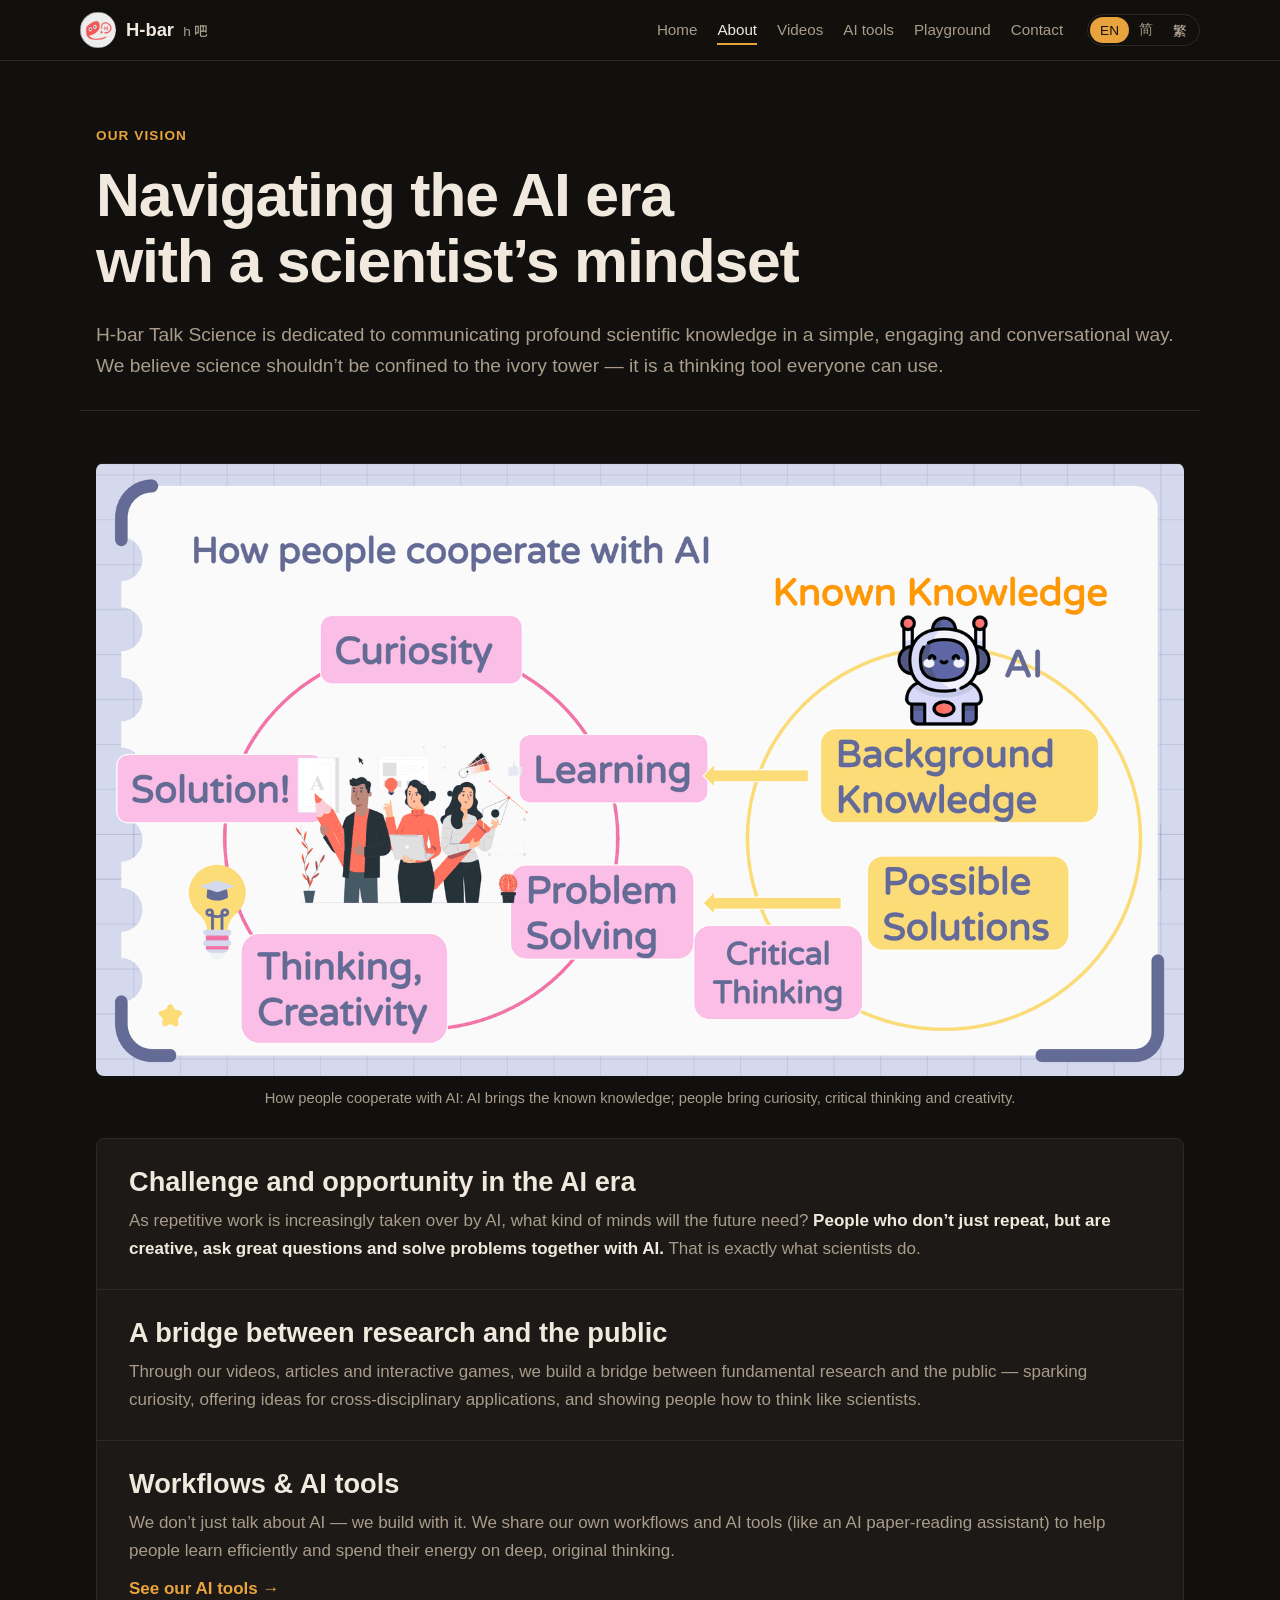
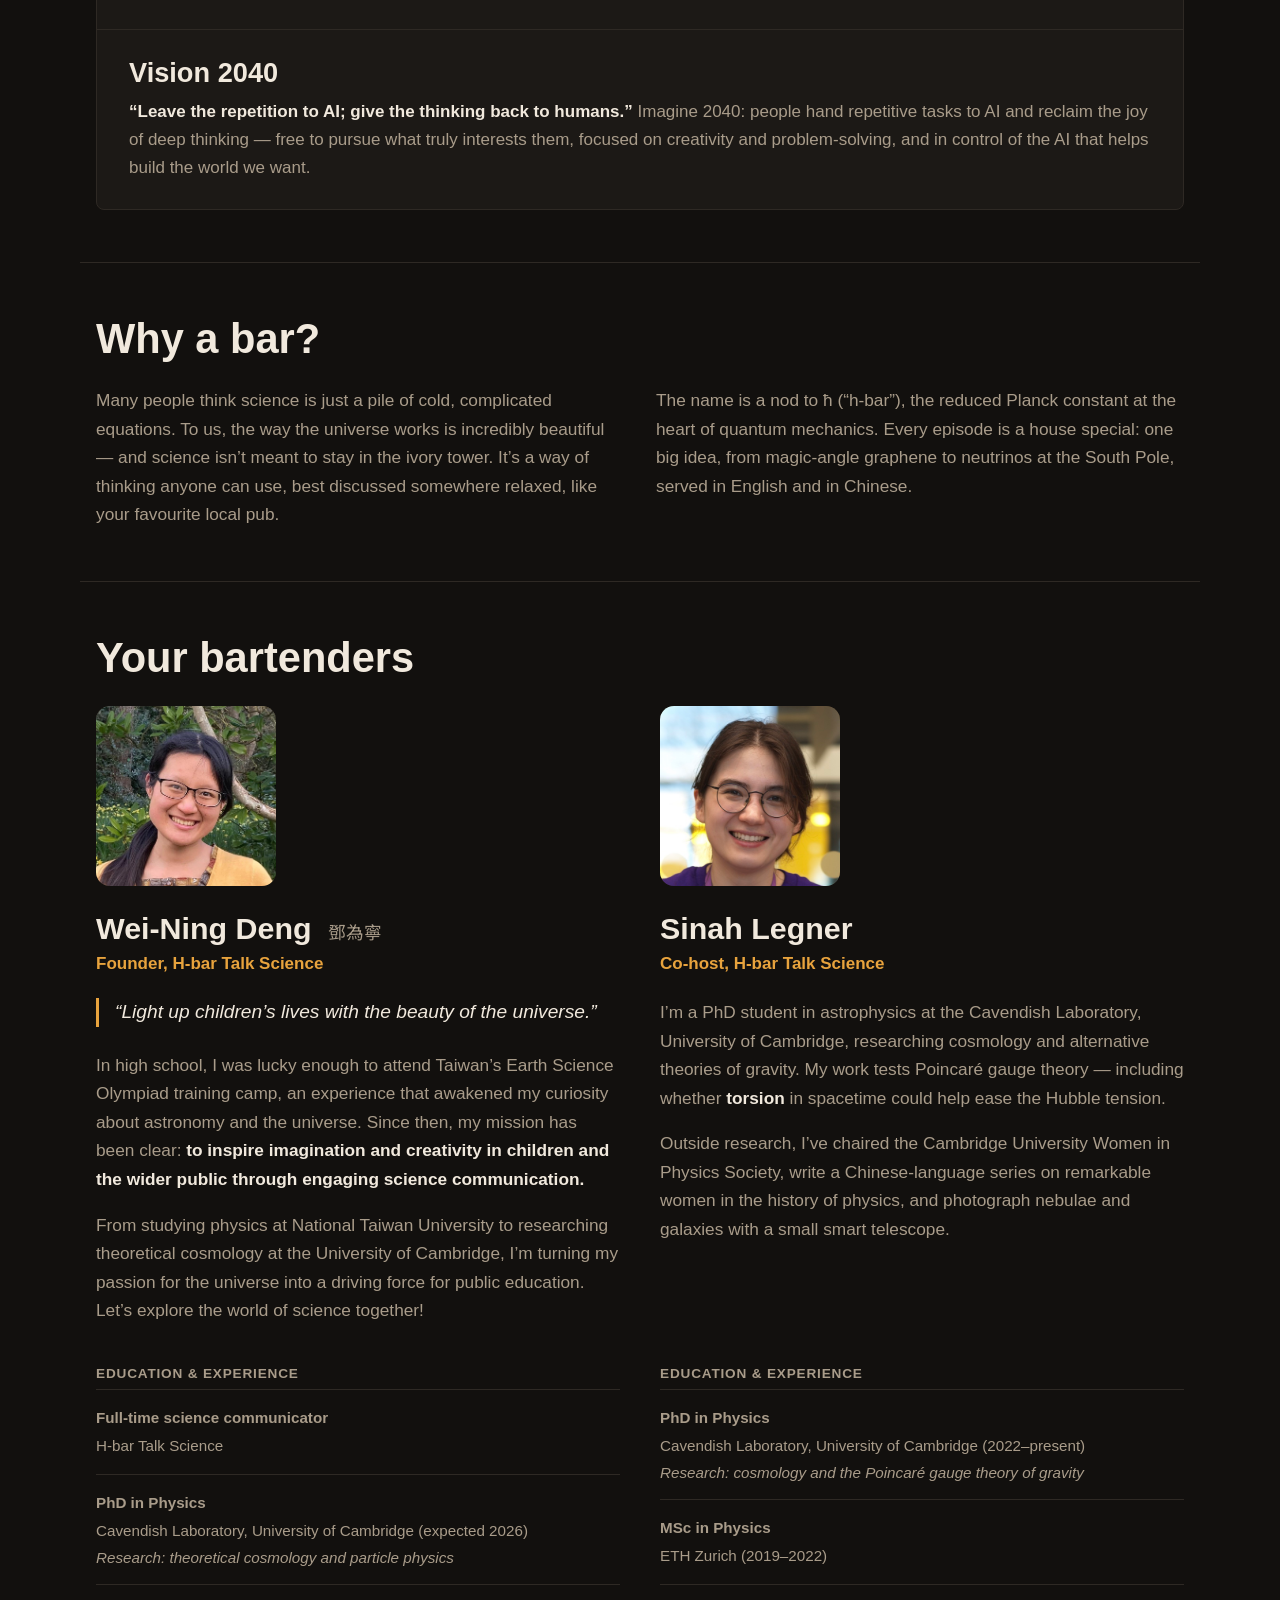
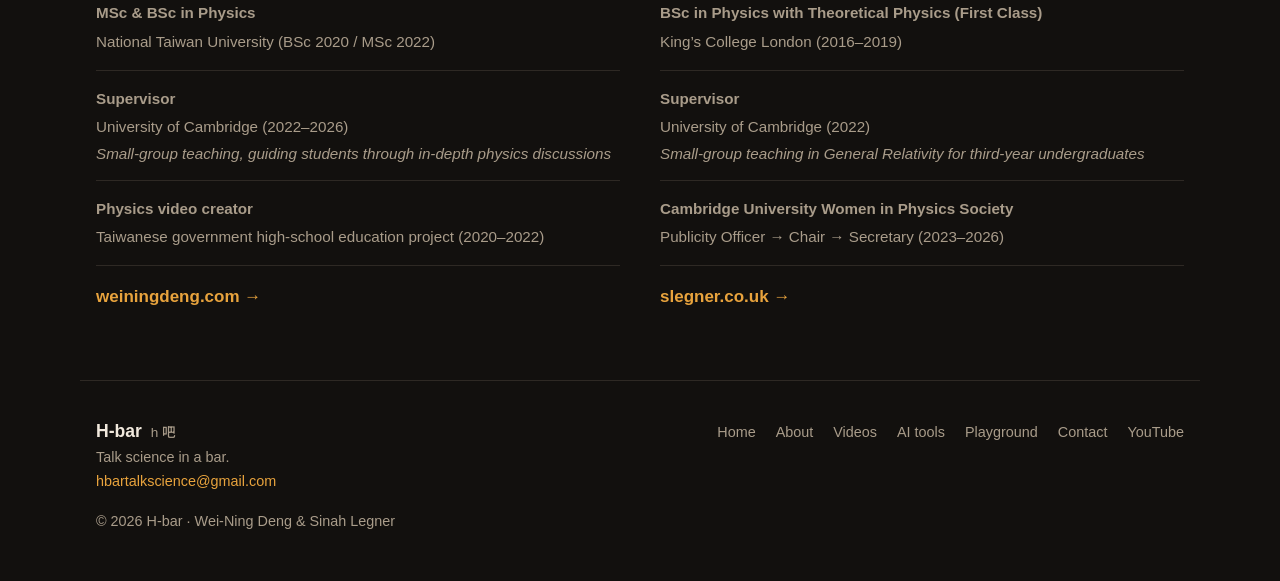
<file: about.html>
<!doctype html>
<html lang="en">
<head>
  <meta charset="utf-8">
  <meta name="viewport" content="width=device-width, initial-scale=1">
  <title>About · H-bar Talk Science (H吧聊物理)</title>
  <meta name="description" content="Our vision for science communication in the AI era, and the people behind H-bar Talk Science (H吧聊物理): Cambridge physicists Wei-Ning Deng (鄧為寧) and Sinah Legner.">
  <link rel="canonical" href="https://hbartalkscience.com/about.html">
  <meta property="og:type" content="website">
  <meta property="og:site_name" content="H-bar Talk Science (H吧聊物理)">
  <meta property="og:title" content="About · H-bar Talk Science (H吧聊物理)">
  <meta property="og:description" content="Our vision for science communication in the AI era, and the people behind H-bar Talk Science (H吧聊物理): Cambridge physicists Wei-Ning Deng (鄧為寧) and Sinah Legner.">
  <meta property="og:url" content="https://hbartalkscience.com/about.html">
  <meta property="og:image" content="https://hbartalkscience.com/assets/og-image.png">
  <meta property="og:image:width" content="1200">
  <meta property="og:image:height" content="630">
  <meta property="og:locale" content="en_GB">
  <meta property="og:locale:alternate" content="zh_CN">
  <meta property="og:locale:alternate" content="zh_TW">
  <meta name="twitter:card" content="summary_large_image">
  <meta name="twitter:title" content="About · H-bar Talk Science (H吧聊物理)">
  <meta name="twitter:description" content="Our vision for science communication in the AI era, and the people behind H-bar Talk Science (H吧聊物理): Cambridge physicists Wei-Ning Deng (鄧為寧) and Sinah Legner.">
  <meta name="twitter:image" content="https://hbartalkscience.com/assets/og-image.png">
  <meta name="theme-color" content="#12100e">
  <link rel="icon" href="assets/logo.jpg">
  <link rel="apple-touch-icon" href="assets/logo.jpg">
  <script type="application/ld+json">
{
  "@context": "https://schema.org",
  "@graph": [
    {
      "@type": "Organization",
      "@id": "https://hbartalkscience.com/#org",
      "name": "H-bar Talk Science",
      "alternateName": [
        "H吧聊物理",
        "h 吧",
        "H-bar"
      ],
      "url": "https://hbartalkscience.com/",
      "logo": "https://hbartalkscience.com/assets/logo.jpg",
      "email": "hbartalkscience@gmail.com",
      "description": "Bilingual (English / Chinese) science communication: physics and the universe explained simply.",
      "sameAs": [
        "https://www.youtube.com/@H-bartalkScienceH"
      ],
      "founder": {
        "@id": "https://hbartalkscience.com/about.html#wei-ning"
      },
      "member": [
        {
          "@id": "https://hbartalkscience.com/about.html#wei-ning"
        },
        {
          "@id": "https://hbartalkscience.com/about.html#sinah"
        }
      ],
      "knowsAbout": [
        "Science communication",
        "Physics",
        "Cosmology",
        "Quantum mechanics",
        "Particle physics",
        "科普"
      ]
    },
    {
      "@type": "Person",
      "@id": "https://hbartalkscience.com/about.html#wei-ning",
      "name": "Wei-Ning Deng",
      "alternateName": "鄧為寧",
      "jobTitle": "Founder, H-bar Talk Science",
      "image": "https://hbartalkscience.com/assets/people/wei-ning.jpg",
      "url": "https://weiningdeng.com/",
      "sameAs": [
        "https://weiningdeng.com/"
      ],
      "alumniOf": [
        "University of Cambridge",
        "National Taiwan University"
      ],
      "knowsAbout": [
        "Theoretical cosmology",
        "Particle physics",
        "Science communication"
      ]
    },
    {
      "@type": "Person",
      "@id": "https://hbartalkscience.com/about.html#sinah",
      "name": "Sinah Legner",
      "jobTitle": "Co-host, H-bar Talk Science",
      "image": "https://hbartalkscience.com/assets/people/sinah.jpg",
      "url": "https://www.slegner.co.uk/",
      "sameAs": [
        "https://www.slegner.co.uk/",
        "https://github.com/slegner",
        "https://orcid.org/0009-0000-4019-5314"
      ],
      "affiliation": {
        "@type": "Organization",
        "name": "Cavendish Laboratory, University of Cambridge"
      },
      "alumniOf": [
        "ETH Zurich",
        "King's College London"
      ],
      "knowsAbout": [
        "Cosmology",
        "Alternative theories of gravity",
        "Science communication"
      ]
    }
  ]
}
  </script>
  <link rel="preconnect" href="https://fonts.googleapis.com">
  <link rel="preconnect" href="https://fonts.gstatic.com" crossorigin>
  <link href="https://fonts.googleapis.com/css2?family=Arimo:ital,wght@0,400;0,700;1,400;1,700&family=Noto+Sans+SC:wght@400;500;700;900&family=Noto+Sans+TC:wght@400;500;700;900&display=swap" rel="stylesheet">
  <link rel="stylesheet" href="assets/style.css">
  <script src="assets/lang.js"></script>
</head>
<body data-page="about">
  <header class="nav"></header>

  <main>
    <section class="page-hero" id="vision">
      <p class="eyebrow">
        <span data-l="en">Our vision</span>
        <span data-l="zh-Hans">我们的愿景</span>
        <span data-l="zh-Hant">我們的願景</span>
      </p>
      <h1>
        <span data-l="en">Navigating the AI era with a scientist’s mindset</span>
        <span data-l="zh-Hans">用科学思维，驾驭 AI 时代</span>
        <span data-l="zh-Hant">用科學思維，駕馭 AI 時代</span>
      </h1>
      <p class="lede">
        <span data-l="en">H-bar Talk Science is dedicated to communicating profound scientific knowledge in a simple, engaging and conversational way. We believe science shouldn’t be confined to the ivory tower — it is a thinking tool everyone can use.</span>
        <span data-l="zh-Hans">H吧聊物理（H-bar Talk Science）致力于将深奥的科学知识，用最简单、有趣的方式与观众对话。我们深信，科学不该只停留在“象牙塔”内，而是每个人都能掌握的思考工具。</span>
        <span data-l="zh-Hant">H吧聊物理（H-bar Talk Science）致力於將深奧的科學知識，用最簡單、有趣的方式與觀眾對話。我們深信，科學不該只停留在「象牙塔」內，而是每個人都能掌握的思考工具。</span>
      </p>
    </section>

    <section class="section">
      <figure class="diagram">
        <img src="assets/people-work-with-ai.png" width="1600" height="901" loading="lazy"
          alt="Diagram: how people cooperate with AI. AI holds known knowledge — background knowledge feeds people’s learning, and possible solutions feed their problem solving through critical thinking. People bring curiosity, learning, problem solving, thinking and creativity, leading to a solution.">
        <figcaption>
          <span data-l="en">How people cooperate with AI: AI brings the known knowledge; people bring curiosity, critical thinking and creativity.</span>
          <span data-l="zh-Hans">人如何与 AI 协作：AI 提供已知的知识，人带来好奇心、批判性思维和创造力。</span>
          <span data-l="zh-Hant">人如何與 AI 協作：AI 提供已知的知識，人帶來好奇心、批判性思維和創造力。</span>
        </figcaption>
      </figure>
      <div class="pillars">
        <article class="pillar">
          <h3>
            <span data-l="en">Challenge and opportunity in the AI era</span>
            <span data-l="zh-Hans">面对 AI 时代的挑战与机遇</span>
            <span data-l="zh-Hant">面對 AI 時代的挑戰與機遇</span>
          </h3>
          <p>
            <span data-l="en">As repetitive work is increasingly taken over by AI, what kind of minds will the future need? <strong>People who don’t just repeat, but are creative, ask great questions and solve problems together with AI.</strong> That is exactly what scientists do.</span>
            <span data-l="zh-Hans">当越来越多重复性的工作被 AI 取代，或是人类逐渐成为 AI 的助手时，未来的社会需要什么样的人才？答案是：<strong>不重复劳动，具备创造力、能提出好问题，并能与 AI 协同解决问题的人。</strong>而这，正是“科学家思维”的核心！</span>
            <span data-l="zh-Hant">當越來越多重複性的工作被 AI 取代，或是人類逐漸成為 AI 的助手時，未來的社會需要什麼樣的人才？答案是：<strong>不重複勞動，具備創造力、能提出好問題，並能與 AI 協同解決問題的人。</strong>而這，正是「科學家思維」的核心！</span>
          </p>
        </article>
        <article class="pillar">
          <h3>
            <span data-l="en">A bridge between research and the public</span>
            <span data-l="zh-Hans">连接科学研究与大众的桥梁</span>
            <span data-l="zh-Hant">連結科學研究與大眾的橋樑</span>
          </h3>
          <p>
            <span data-l="en">Through our videos, articles and interactive games, we build a bridge between fundamental research and the public — sparking curiosity, offering ideas for cross-disciplinary applications, and showing people how to think like scientists.</span>
            <span data-l="zh-Hans">我们通过原创视频、科普文章以及互动小游戏，搭起学术界与大众的桥梁。我们的目标是激发观众的好奇心，为跨领域应用提供灵感火花，并在潜移默化中，让大家学会像科学家一样思考。</span>
            <span data-l="zh-Hant">我們透過原創影片、科普文章以及互動小遊戲，搭起學術界與大眾的橋樑。我們的目標是激發觀眾的好奇心，為跨領域應用提供靈感火花，並在潛移默化中，讓大家學會像科學家一樣思考。</span>
          </p>
        </article>
        <article class="pillar">
          <h3>
            <span data-l="en">Workflows &amp; AI tools</span>
            <span data-l="zh-Hans">打造专属 AI 工具与工作流</span>
            <span data-l="zh-Hant">打造專屬 AI 工具與工作流</span>
          </h3>
          <p>
            <span data-l="en">We don’t just talk about AI — we build with it. We share our own workflows and AI tools (like an AI paper-reading assistant) to help people learn efficiently and spend their energy on deep, original thinking.</span>
            <span data-l="zh-Hans">除了传播知识，我们也致力于实践。我们开发并分享专属的 AI 工作流与辅助工具（例如：AI 论文阅读助手），帮助大家更高效地学习，将精力专注于深度思考。</span>
            <span data-l="zh-Hant">除了傳播知識，我們也致力於實踐。我們開發並分享專屬的 AI 工作流與輔助工具（例如：AI 論文閱讀助手），幫助大家更高效地學習，將精力專注於深度思考。</span>
          </p>
          <p class="pillar-link">
            <a class="link-arrow" href="ai-tools.html">
              <span data-l="en">See our AI tools →</span>
              <span data-l="zh-Hans">看看我们的 AI 工具 →</span>
              <span data-l="zh-Hant">看看我們的 AI 工具 →</span>
            </a>
          </p>
        </article>
        <article class="pillar">
          <h3>
            <span data-l="en">Vision 2040</span>
            <span data-l="zh-Hans">2040 年的未来愿景</span>
            <span data-l="zh-Hant">2040 年的未來願景</span>
          </h3>
          <p>
            <span data-l="en"><strong>“Leave the repetition to AI; give the thinking back to humans.”</strong> Imagine 2040: people hand repetitive tasks to AI and reclaim the joy of deep thinking — free to pursue what truly interests them, focused on creativity and problem-solving, and in control of the AI that helps build the world we want.</span>
            <span data-l="zh-Hans">我们想象中的 2040 年是这样的：<strong>“把重复劳动交给 AI，把深度思考还给人类。”</strong>我们希望每个人都能把时间花在自己真正感兴趣的事物上，发挥创造力与解决问题的能力，并通过驾驭 AI，共同创造我们真正想要的未来！</span>
            <span data-l="zh-Hant">我們想像中的 2040 年是這樣的：<strong>「把重複勞動交給 AI，把深度思考還給人類。」</strong>我們希望每個人都能把時間花在自己真正感興趣的事物上，發揮創造力與解決問題的能力，並透過駕馭 AI，共同創造我們真正想要的未來！</span>
          </p>
        </article>
      </div>
    </section>

    <section class="section" id="why-a-bar">
      <h2>
        <span data-l="en">Why a bar?</span>
        <span data-l="zh-Hans">为什么是酒吧？</span>
        <span data-l="zh-Hant">為什麼是酒吧？</span>
      </h2>
      <div class="columns prose">
        <p>
          <span data-l="en">Many people think science is just a pile of cold, complicated equations. To us, the way the universe works is incredibly beautiful — and science isn’t meant to stay in the ivory tower. It’s a way of thinking anyone can use, best discussed somewhere relaxed, like your favourite local pub.</span>
          <span data-l="zh-Hans">很多人觉得科学充满了冰冷的公式，但对我们来说，宇宙的运行充满了难以置信的美感。科学不该只停留在“象牙塔”内，而是每个人都能掌握的思考工具——最适合在像酒吧一样轻松的空间里聊。</span>
          <span data-l="zh-Hant">很多人覺得科學充滿了冰冷的公式，但對我們來說，宇宙的運行充滿了難以置信的美感。科學不該只停留在「象牙塔」內，而是每個人都能掌握的思考工具——最適合在像酒吧一樣輕鬆的空間裡聊。</span>
        </p>
        <p>
          <span data-l="en">The name is a nod to ħ (“h-bar”), the reduced Planck constant at the heart of quantum mechanics. Every episode is a house special: one big idea, from magic-angle graphene to neutrinos at the South Pole, served in English and in Chinese.</span>
          <span data-l="zh-Hans">「h 吧」的名字来自 ħ（h-bar），量子力学核心的约化普朗克常数。每一集都是一杯招牌特调：从魔角石墨烯到南极的中微子，以中文和英文双语呈现。</span>
          <span data-l="zh-Hant">「h 吧」的名字來自 ħ（h-bar），量子力學核心的約化普朗克常數。每一集都是一杯招牌特調：從魔角石墨烯到南極的微中子，以中文和英文雙語呈現。</span>
        </p>
      </div>
    </section>

    <section class="section" id="team">
      <h2>
        <span data-l="en">Your bartenders</span>
        <span data-l="zh-Hans">你的调酒师</span>
        <span data-l="zh-Hant">你的調酒師</span>
      </h2>

      <div class="profiles">
        <article class="profile" id="wei-ning">
          <div class="portrait"><img src="assets/people/wei-ning.jpg" alt="Wei-Ning Deng" width="758" height="806"></div>
          <div class="profile-intro">
            <h3>Wei-Ning Deng
              <span class="cn" data-l="en">鄧為寧</span><span class="cn" data-l="zh-Hans">邓为宁</span><span class="cn" data-l="zh-Hant">鄧為寧</span>
            </h3>
            <p class="role">
              <span data-l="en">Founder, H-bar Talk Science</span>
              <span data-l="zh-Hans">H吧聊物理 创办人</span>
              <span data-l="zh-Hant">H吧聊物理 創辦人</span>
            </p>
            <p class="motto">
              <span data-l="en">“Light up children’s lives with the beauty of the universe.”</span>
              <span data-l="zh-Hans">“用宇宙之美，点亮孩子们的生命。”</span>
              <span data-l="zh-Hant">「用宇宙之美，點亮孩子們的生命。」</span>
            </p>
            <div class="prose">
              <p>
                <span data-l="en">In high school, I was lucky enough to attend Taiwan’s Earth Science Olympiad training camp, an experience that awakened my curiosity about astronomy and the universe. Since then, my mission has been clear: <strong>to inspire imagination and creativity in children and the wider public through engaging science communication.</strong></span>
                <span data-l="zh-Hans">高中时的我，很幸运有机会参加台湾的地科奥林匹亚选训营，那段经历深深开启了我对天文与宇宙的好奇心。从那时起，我就确立了我的使命：<strong>用有趣的方式启发更多孩子，乃至于社会大众对科学的想象和创造力。</strong></span>
                <span data-l="zh-Hant">高中時的我，很幸運有機會參加台灣的地科奧林匹亞選訓營，那段經歷深深開啟了我對天文與宇宙的好奇心。從那時起，我就確立了我的使命：<strong>用有趣的方式啟發更多孩子，乃至於社會大眾對科學的想像和創造力。</strong></span>
              </p>
              <p>
                <span data-l="en">From studying physics at National Taiwan University to researching theoretical cosmology at the University of Cambridge, I’m turning my passion for the universe into a driving force for public education. Let’s explore the world of science together!</span>
                <span data-l="zh-Hans">如今，从台大物理系到剑桥大学卡文迪许实验室，我将我对宇宙学与粒子物理的热爱，转化为推动科普的动力。让我们一起去科学世界遨游吧！</span>
                <span data-l="zh-Hant">如今，從台大物理系到劍橋大學卡文迪西實驗室，我將我對宇宙學與粒子物理的熱愛，轉化為推動科普的動力。讓我們一起去科學世界遨遊吧！</span>
              </p>
            </div>
          </div>
          <div class="profile-cv">
            <p class="cv-title">
              <span data-l="en">Education &amp; experience</span>
              <span data-l="zh-Hans">教育背景与工作经历</span>
              <span data-l="zh-Hant">教育背景與工作經歷</span>
            </p>
            <ul class="cv">
              <li>
                <strong><span data-l="en">Full-time science communicator</span><span data-l="zh-Hans">全职科普创作者</span><span data-l="zh-Hant">全職科普創作者</span></strong>
                <span data-l="en">H-bar Talk Science</span><span data-l="zh-Hans">H吧聊物理</span><span data-l="zh-Hant">H吧聊物理</span>
              </li>
              <li>
                <strong><span data-l="en">PhD in Physics</span><span data-l="zh-Hans">理学博士</span><span data-l="zh-Hant">理學博士</span></strong>
                <span data-l="en">Cavendish Laboratory, University of Cambridge (expected 2026)</span><span data-l="zh-Hans">英国剑桥大学 卡文迪许实验室（预计 2026 年毕业）</span><span data-l="zh-Hant">英國劍橋大學 卡文迪西實驗室（預計 2026 年畢業）</span>
                <em><span data-l="en">Research: theoretical cosmology and particle physics</span><span data-l="zh-Hans">研究领域：理论宇宙学与粒子物理</span><span data-l="zh-Hant">研究領域：理論宇宙學與粒子物理</span></em>
              </li>
              <li>
                <strong><span data-l="en">MSc &amp; BSc in Physics</span><span data-l="zh-Hans">理学硕士 / 学士</span><span data-l="zh-Hant">理學碩士 / 學士</span></strong>
                <span data-l="en">National Taiwan University (BSc 2020 / MSc 2022)</span><span data-l="zh-Hans">国立台湾大学 物理学系（2020 学士 / 2022 硕士）</span><span data-l="zh-Hant">國立台灣大學 物理學系（2020 學士 / 2022 碩士）</span>
              </li>
              <li>
                <strong><span data-l="en">Supervisor</span><span data-l="zh-Hans">学术导师（Supervision）</span><span data-l="zh-Hant">學術導師（Supervision）</span></strong>
                <span data-l="en">University of Cambridge (2022–2026)</span><span data-l="zh-Hans">英国剑桥大学（2022–2026）</span><span data-l="zh-Hant">英國劍橋大學（2022–2026）</span>
                <em><span data-l="en">Small-group teaching, guiding students through in-depth physics discussions</span><span data-l="zh-Hans">带领小组教学，引导顶尖学生进行深度物理讨论</span><span data-l="zh-Hant">帶領小組教學，引導頂尖學生進行深度物理討論</span></em>
              </li>
              <li>
                <strong><span data-l="en">Physics video creator</span><span data-l="zh-Hans">物理教学视频制作</span><span data-l="zh-Hant">物理教學影片製作</span></strong>
                <span data-l="en">Taiwanese government high-school education project (2020–2022)</span><span data-l="zh-Hans">台湾官方高中教育项目（2020–2022）</span><span data-l="zh-Hant">台灣官方高中教育專案（2020–2022）</span>
              </li>
            </ul>
            <p><a class="link-arrow" href="https://weiningdeng.com/" target="_blank" rel="noopener">weiningdeng.com →</a></p>
          </div>
        </article>

        <article class="profile" id="sinah">
          <div class="portrait"><img src="assets/people/sinah.jpg" alt="Sinah Legner" width="456" height="500"></div>
          <div class="profile-intro">
            <h3>Sinah Legner</h3>
            <p class="role">
              <span data-l="en">Co-host, H-bar Talk Science</span>
              <span data-l="zh-Hans">H吧聊物理 共同主持人</span>
              <span data-l="zh-Hant">H吧聊物理 共同主持人</span>
            </p>
            <div class="prose">
              <p>
                <span data-l="en">I’m a PhD student in astrophysics at the Cavendish Laboratory, University of Cambridge, researching cosmology and alternative theories of gravity. My work tests Poincaré gauge theory — including whether <strong>torsion</strong> in spacetime could help ease the Hubble tension.</span>
                <span data-l="zh-Hans">我是英国剑桥大学卡文迪许实验室的天体物理博士生，研究宇宙学与修正引力理论。我的工作是检验庞加莱规范引力理论，包括时空中的<strong>“挠率”</strong>能否缓解哈勃张力。</span>
                <span data-l="zh-Hant">我是英國劍橋大學卡文迪西實驗室的天文物理博士生，研究宇宙學與修正重力理論。我的工作是檢驗龐加萊規範重力理論，包括時空中的<strong>「撓率」</strong>能否緩解哈伯張力。</span>
              </p>
              <p>
                <span data-l="en">Outside research, I’ve chaired the Cambridge University Women in Physics Society, write a Chinese-language series on remarkable women in the history of physics, and photograph nebulae and galaxies with a small smart telescope.</span>
                <span data-l="zh-Hans">科研之外，我曾担任剑桥大学物理女性协会（Women in Physics Society）主席，用中文撰写介绍物理学史上杰出女性的系列文章，也喜欢用小型智能望远镜拍摄星云和星系。</span>
                <span data-l="zh-Hant">研究之外，我曾擔任劍橋大學物理女性協會（Women in Physics Society）主席，用中文撰寫介紹物理學史上傑出女性的系列文章，也喜歡用小型智慧望遠鏡拍攝星雲和星系。</span>
              </p>
            </div>
          </div>
          <div class="profile-cv">
            <p class="cv-title">
              <span data-l="en">Education &amp; experience</span>
              <span data-l="zh-Hans">教育背景与工作经历</span>
              <span data-l="zh-Hant">教育背景與工作經歷</span>
            </p>
            <ul class="cv">
              <li>
                <strong><span data-l="en">PhD in Physics</span><span data-l="zh-Hans">物理学博士</span><span data-l="zh-Hant">物理學博士</span></strong>
                <span data-l="en">Cavendish Laboratory, University of Cambridge (2022–present)</span><span data-l="zh-Hans">英国剑桥大学 卡文迪许实验室（2022 至今）</span><span data-l="zh-Hant">英國劍橋大學 卡文迪西實驗室（2022 至今）</span>
                <em><span data-l="en">Research: cosmology and the Poincaré gauge theory of gravity</span><span data-l="zh-Hans">研究领域：宇宙学与庞加莱规范引力理论</span><span data-l="zh-Hant">研究領域：宇宙學與龐加萊規範重力理論</span></em>
              </li>
              <li>
                <strong><span data-l="en">MSc in Physics</span><span data-l="zh-Hans">物理学硕士</span><span data-l="zh-Hant">物理學碩士</span></strong>
                <span data-l="en">ETH Zurich (2019–2022)</span><span data-l="zh-Hans">瑞士苏黎世联邦理工学院（2019–2022）</span><span data-l="zh-Hant">瑞士蘇黎世聯邦理工學院（2019–2022）</span>
              </li>
              <li>
                <strong><span data-l="en">BSc in Physics with Theoretical Physics (First Class)</span><span data-l="zh-Hans">理论物理方向物理学学士（一等荣誉）</span><span data-l="zh-Hant">理論物理方向物理學學士（一等榮譽）</span></strong>
                <span data-l="en">King’s College London (2016–2019)</span><span data-l="zh-Hans">伦敦国王学院（2016–2019）</span><span data-l="zh-Hant">倫敦國王學院（2016–2019）</span>
              </li>
              <li>
                <strong><span data-l="en">Supervisor</span><span data-l="zh-Hans">学术导师（Supervision）</span><span data-l="zh-Hant">學術導師（Supervision）</span></strong>
                <span data-l="en">University of Cambridge (2022)</span><span data-l="zh-Hans">英国剑桥大学（2022）</span><span data-l="zh-Hant">英國劍橋大學（2022）</span>
                <em><span data-l="en">Small-group teaching in General Relativity for third-year undergraduates</span><span data-l="zh-Hans">为三年级本科生带领广义相对论小组教学</span><span data-l="zh-Hant">為三年級大學部學生帶領廣義相對論小組教學</span></em>
              </li>
              <li>
                <strong><span data-l="en">Cambridge University Women in Physics Society</span><span data-l="zh-Hans">剑桥大学物理女性协会</span><span data-l="zh-Hant">劍橋大學物理女性協會</span></strong>
                <span data-l="en">Publicity Officer → Chair → Secretary (2023–2026)</span><span data-l="zh-Hans">宣传干事 → 主席 → 秘书（2023–2026）</span><span data-l="zh-Hant">宣傳幹事 → 主席 → 秘書（2023–2026）</span>
              </li>
            </ul>
            <p><a class="link-arrow" href="https://www.slegner.co.uk/" target="_blank" rel="noopener">slegner.co.uk →</a></p>
          </div>
        </article>
      </div>
    </section>
  </main>

  <footer class="footer"></footer>

  <script src="assets/site.js"></script>
</body>
</html>
</file>
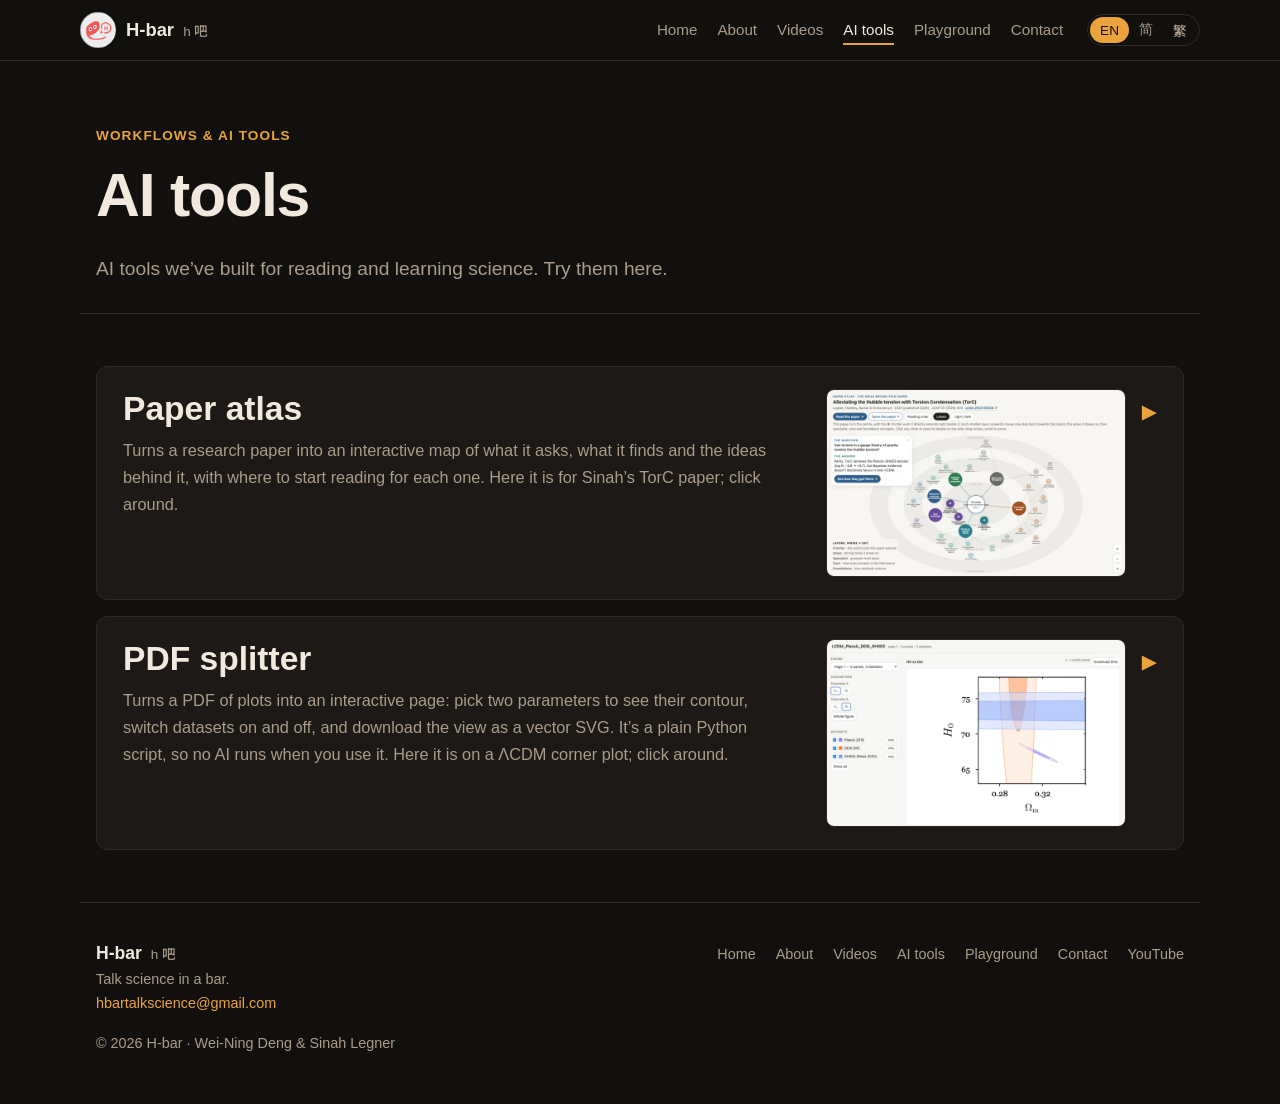
<file: ai-tools.html>
<!doctype html>
<html lang="en">
<head>
  <meta charset="utf-8">
  <meta name="viewport" content="width=device-width, initial-scale=1">
  <title>AI tools · H-bar Talk Science (H吧聊物理)</title>
  <meta name="description" content="AI tools we build to read research faster: the paper atlas turns a paper into an interactive map of its question, answer and the ideas behind it, with a reading list for every concept. 我們打造的 AI 論文閱讀工具。">
  <link rel="canonical" href="https://hbartalkscience.com/ai-tools.html">
  <meta property="og:type" content="website">
  <meta property="og:site_name" content="H-bar Talk Science (H吧聊物理)">
  <meta property="og:title" content="AI tools · H-bar Talk Science (H吧聊物理)">
  <meta property="og:description" content="AI tools we build to read research faster: the paper atlas turns a paper into an interactive map of its question, answer and the ideas behind it, with a reading list for every concept. 我們打造的 AI 論文閱讀工具。">
  <meta property="og:url" content="https://hbartalkscience.com/ai-tools.html">
  <meta property="og:image" content="https://hbartalkscience.com/assets/og-image.png">
  <meta property="og:image:width" content="1200">
  <meta property="og:image:height" content="630">
  <meta property="og:locale" content="en_GB">
  <meta property="og:locale:alternate" content="zh_CN">
  <meta property="og:locale:alternate" content="zh_TW">
  <meta name="twitter:card" content="summary_large_image">
  <meta name="twitter:title" content="AI tools · H-bar Talk Science (H吧聊物理)">
  <meta name="twitter:description" content="AI tools we build to read research faster: the paper atlas turns a paper into an interactive map of its question, answer and the ideas behind it, with a reading list for every concept. 我們打造的 AI 論文閱讀工具。">
  <meta name="twitter:image" content="https://hbartalkscience.com/assets/og-image.png">
  <meta name="theme-color" content="#12100e">
  <link rel="icon" href="assets/logo.jpg">
  <link rel="apple-touch-icon" href="assets/logo.jpg">
  <link rel="preconnect" href="https://fonts.googleapis.com">
  <link rel="preconnect" href="https://fonts.gstatic.com" crossorigin>
  <link href="https://fonts.googleapis.com/css2?family=Arimo:ital,wght@0,400;0,700;1,400;1,700&family=Noto+Sans+SC:wght@400;500;700;900&family=Noto+Sans+TC:wght@400;500;700;900&display=swap" rel="stylesheet">
  <link rel="stylesheet" href="assets/style.css">
  <script src="assets/lang.js"></script>
</head>
<body data-page="tools">
  <header class="nav"></header>

  <main>
    <section class="page-hero">
      <p class="eyebrow">
        <span data-l="en">Workflows &amp; AI tools</span>
        <span data-l="zh-Hans">AI 工具与工作流</span>
        <span data-l="zh-Hant">AI 工具與工作流</span>
      </p>
      <h1>
        <span data-l="en">AI tools</span>
        <span data-l="zh-Hans">AI 工具</span>
        <span data-l="zh-Hant">AI 工具</span>
      </h1>
      <p class="lede">
        <span data-l="en">AI tools we’ve built for reading and learning science. Try them here.</span>
        <span data-l="zh-Hans">我们为阅读和学习科学而打造的 AI 工具，欢迎在这里试用。</span>
        <span data-l="zh-Hant">我們為閱讀和學習科學而打造的 AI 工具，歡迎在這裡試用。</span>
      </p>
    </section>

    <section class="section tools">
      <!-- One foldable block per tool, folded by default, with a screenshot (assets/thumbs/) shown while folded. -->
      <details class="tool" id="paper-atlas">
        <summary>
          <span class="tool-head">
            <h2>
              <span data-l="en">Paper atlas</span>
              <span data-l="zh-Hans">论文地图</span>
              <span data-l="zh-Hant">論文地圖</span>
            </h2>
            <span class="tool-desc">
              <span data-l="en">Turns a research paper into an interactive map of what it asks, what it finds and the ideas behind it, with where to start reading for each one. Here it is for Sinah’s TorC paper; click around.</span>
              <span data-l="zh-Hans">把一篇论文变成一张互动地图：它问了什么、发现了什么、背后有哪些概念，以及每个概念从哪里开始读。下面是 Sinah 的 TorC 论文，欢迎点点看。</span>
              <span data-l="zh-Hant">把一篇論文變成一張互動地圖：它問了什麼、發現了什麼、背後有哪些概念，以及每個概念從哪裡開始讀。下面是 Sinah 的 TorC 論文，歡迎點點看。</span>
            </span>
          </span>
          <img class="tool-thumb" src="assets/thumbs/paper-atlas.webp" width="720" height="450" loading="lazy"
               alt="Screenshot of the paper atlas: a mind map of circles around the TorC paper, with its question and answer">
          <span class="tool-chev" aria-hidden="true">▸</span>
        </summary>
        <div class="tool-body">
          <figure class="embed">
            <div class="embed-bar">
              <span class="embed-title">Alleviating the Hubble tension with Torsion Condensation (TorC) · <a href="https://arxiv.org/abs/2507.09228" target="_blank" rel="noopener">arXiv:2507.09228</a></span>
              <span class="embed-links">
                <a class="link-arrow" href="https://github.com/slegner/paper-atlas" target="_blank" rel="noopener">
                  <span data-l="en">Code on GitHub ↗</span>
                  <span data-l="zh-Hans">GitHub 源代码 ↗</span>
                  <span data-l="zh-Hant">GitHub 原始碼 ↗</span>
                </a>
                <a class="link-arrow" href="tools/torc-atlas.html" target="_blank" rel="noopener">
                  <span data-l="en">Open full screen ↗</span>
                  <span data-l="zh-Hans">全屏打开 ↗</span>
                  <span data-l="zh-Hant">全螢幕開啟 ↗</span>
                </a>
              </span>
            </div>
            <iframe src="tools/torc-atlas.html" title="Interactive paper atlas of the TorC paper" loading="lazy"></iframe>
          </figure>
        </div>
      </details>

      <details class="tool" id="pdf-splitter">
        <summary>
          <span class="tool-head">
            <h2>
              <span data-l="en">PDF splitter</span>
              <span data-l="zh-Hans">PDF 图表拆分器</span>
              <span data-l="zh-Hant">PDF 圖表拆分器</span>
            </h2>
            <span class="tool-desc">
              <span data-l="en">Turns a PDF of plots into an interactive page: pick two parameters to see their contour, switch datasets on and off, and download the view as a vector SVG. It’s a plain Python script, so no AI runs when you use it. Here it is on a ΛCDM corner plot; click around.</span>
              <span data-l="zh-Hans">把 PDF 图表变成互动网页：选两个参数查看它们的等高线图，开关各个数据集，并把当前视图下载为矢量 SVG。它是一个普通的 Python 脚本，使用时不运行 AI。下面是一张 ΛCDM 角图，欢迎点点看。</span>
              <span data-l="zh-Hant">把 PDF 圖表變成互動網頁：選兩個參數查看它們的等高線圖，開關各個資料集，並把目前視圖下載為向量 SVG。它是一個普通的 Python 腳本，使用時不運行 AI。下面是一張 ΛCDM 角圖，歡迎點點看。</span>
            </span>
          </span>
          <img class="tool-thumb" src="assets/thumbs/pdf-splitter.webp" width="720" height="450" loading="lazy"
               alt="Screenshot of the PDF splitter viewer: parameter and dataset controls beside the H0 vs Ωm contour panel">
          <span class="tool-chev" aria-hidden="true">▸</span>
        </summary>
        <div class="tool-body">
          <figure class="embed">
            <div class="embed-bar">
              <span class="embed-title">ΛCDM constraints from Planck 2018, DESI DR2 and SH0ES</span>
              <span class="embed-links">
                <a class="link-arrow" href="https://github.com/slegner/pdf-splitter" target="_blank" rel="noopener">
                  <span data-l="en">Code on GitHub ↗</span>
                  <span data-l="zh-Hans">GitHub 源代码 ↗</span>
                  <span data-l="zh-Hant">GitHub 原始碼 ↗</span>
                </a>
                <a class="link-arrow" href="tools/pdf-splitter-demo.html" target="_blank" rel="noopener">
                  <span data-l="en">Open full screen ↗</span>
                  <span data-l="zh-Hans">全屏打开 ↗</span>
                  <span data-l="zh-Hant">全螢幕開啟 ↗</span>
                </a>
              </span>
            </div>
            <iframe src="tools/pdf-splitter-demo.html" title="Interactive PDF splitter viewer of a ΛCDM corner plot" loading="lazy"></iframe>
          </figure>
        </div>
      </details>
    </section>
  </main>

  <footer class="footer"></footer>

  <script src="assets/site.js"></script>
</body>
</html>
</file>
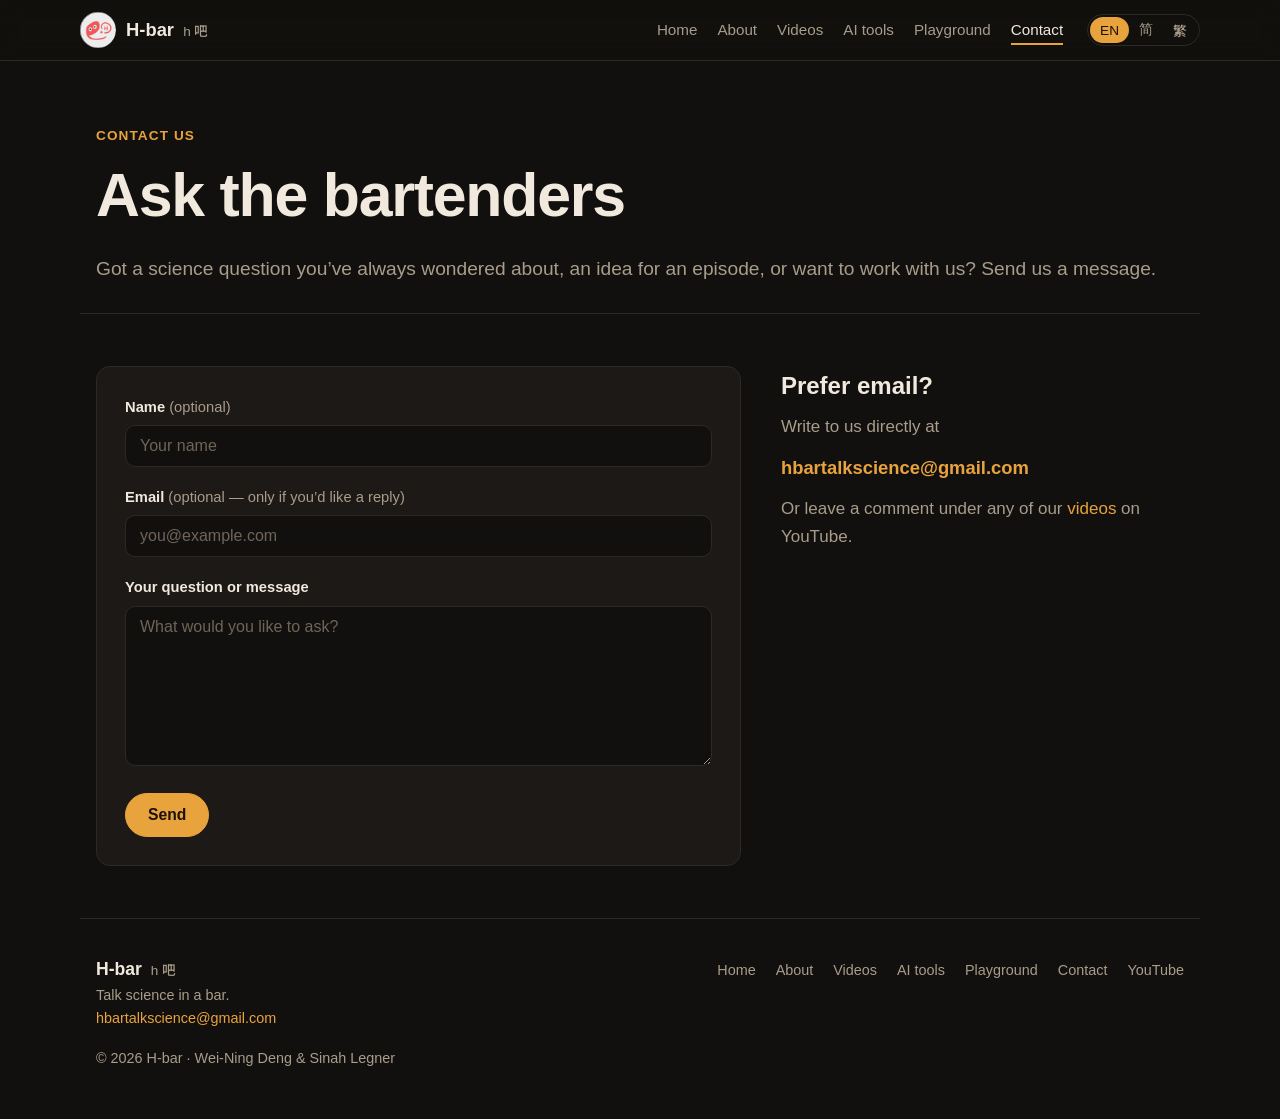
<file: contact.html>
<!doctype html>
<html lang="en">
<head>
  <meta charset="utf-8">
  <meta name="viewport" content="width=device-width, initial-scale=1">
  <title>Contact · H-bar Talk Science (H吧聊物理)</title>
  <meta name="description" content="Send H-bar Talk Science (H吧聊物理) your science questions, episode ideas or collaboration requests, or email hbartalkscience@gmail.com.">
  <link rel="canonical" href="https://hbartalkscience.com/contact.html">
  <meta property="og:type" content="website">
  <meta property="og:site_name" content="H-bar Talk Science (H吧聊物理)">
  <meta property="og:title" content="Contact · H-bar Talk Science (H吧聊物理)">
  <meta property="og:description" content="Send H-bar Talk Science (H吧聊物理) your science questions, episode ideas or collaboration requests, or email hbartalkscience@gmail.com.">
  <meta property="og:url" content="https://hbartalkscience.com/contact.html">
  <meta property="og:image" content="https://hbartalkscience.com/assets/og-image.png">
  <meta property="og:image:width" content="1200">
  <meta property="og:image:height" content="630">
  <meta property="og:locale" content="en_GB">
  <meta property="og:locale:alternate" content="zh_CN">
  <meta property="og:locale:alternate" content="zh_TW">
  <meta name="twitter:card" content="summary_large_image">
  <meta name="twitter:title" content="Contact · H-bar Talk Science (H吧聊物理)">
  <meta name="twitter:description" content="Send H-bar Talk Science (H吧聊物理) your science questions, episode ideas or collaboration requests, or email hbartalkscience@gmail.com.">
  <meta name="twitter:image" content="https://hbartalkscience.com/assets/og-image.png">
  <meta name="theme-color" content="#12100e">
  <link rel="icon" href="assets/logo.jpg">
  <link rel="apple-touch-icon" href="assets/logo.jpg">
  <link rel="preconnect" href="https://fonts.googleapis.com">
  <link rel="preconnect" href="https://fonts.gstatic.com" crossorigin>
  <link href="https://fonts.googleapis.com/css2?family=Arimo:ital,wght@0,400;0,700;1,400;1,700&family=Noto+Sans+SC:wght@400;500;700;900&family=Noto+Sans+TC:wght@400;500;700;900&display=swap" rel="stylesheet">
  <link rel="stylesheet" href="assets/style.css">
  <script src="assets/lang.js"></script>
</head>
<body data-page="contact">
  <header class="nav"></header>

  <main>
    <section class="page-hero">
      <p class="eyebrow">
        <span data-l="en">Contact us</span>
        <span data-l="zh-Hans">联系我们</span>
        <span data-l="zh-Hant">聯絡我們</span>
      </p>
      <h1>
        <span data-l="en">Ask the bartenders</span>
        <span data-l="zh-Hans">问问调酒师</span>
        <span data-l="zh-Hant">問問調酒師</span>
      </h1>
      <p class="lede">
        <span data-l="en">Got a science question you’ve always wondered about, an idea for an episode, or want to work with us? Send us a message.</span>
        <span data-l="zh-Hans">有一直好奇的科学问题、想看的节目主题，或者想和我们合作？给我们留言吧。</span>
        <span data-l="zh-Hant">有一直好奇的科學問題、想看的節目主題，或者想和我們合作？給我們留言吧。</span>
      </p>
    </section>

    <section class="section">
      <div class="contact">
        <div class="tile">
          <p class="form-sent" id="form-sent" hidden>
            <span data-l="en">Thanks — your message is on its way to the bar!</span>
            <span data-l="zh-Hans">谢谢！你的留言已经送到吧台啦。</span>
            <span data-l="zh-Hant">謝謝！你的留言已經送到吧台啦。</span>
          </p>

          <!-- Sent via FormSubmit (formsubmit.co) to hbartalkscience@gmail.com -->
          <form class="contact-form" action="https://formsubmit.co/hbartalkscience@gmail.com" method="POST">
            <input type="hidden" name="_subject" value="H-bar: new message from the website">
            <input type="hidden" name="_template" value="table">
            <input type="hidden" name="_captcha" value="true">
            <input type="hidden" name="_next" id="form-next">
            <input type="text" name="_honey" class="honey" tabindex="-1" autocomplete="off" aria-hidden="true">

            <div>
              <label for="contact-name">
                <span data-l="en">Name <span class="optional">(optional)</span></span>
                <span data-l="zh-Hans">名字 <span class="optional">（选填）</span></span>
                <span data-l="zh-Hant">名字 <span class="optional">（選填）</span></span>
              </label>
              <input type="text" id="contact-name" name="name" autocomplete="name"
                data-ph-en="Your name" data-ph-zh-hans="你的名字" data-ph-zh-hant="你的名字">
            </div>
            <div>
              <label for="contact-email">
                <span data-l="en">Email <span class="optional">(optional — only if you’d like a reply)</span></span>
                <span data-l="zh-Hans">邮箱 <span class="optional">（选填，如希望收到回复）</span></span>
                <span data-l="zh-Hant">電子郵件 <span class="optional">（選填，如希望收到回覆）</span></span>
              </label>
              <input type="email" id="contact-email" name="email" autocomplete="email" placeholder="you@example.com">
            </div>
            <div>
              <label for="contact-message">
                <span data-l="en">Your question or message</span>
                <span data-l="zh-Hans">你的问题或留言</span>
                <span data-l="zh-Hant">你的問題或留言</span>
              </label>
              <textarea id="contact-message" name="message" required
                data-ph-en="What would you like to ask?" data-ph-zh-hans="你想问什么？" data-ph-zh-hant="你想問什麼？"></textarea>
            </div>
            <button class="btn primary" type="submit">
              <span data-l="en">Send</span>
              <span data-l="zh-Hans">发送</span>
              <span data-l="zh-Hant">送出</span>
            </button>
          </form>
        </div>

        <aside class="contact-aside">
          <h2>
            <span data-l="en">Prefer email?</span>
            <span data-l="zh-Hans">更喜欢用邮件？</span>
            <span data-l="zh-Hant">更喜歡用電子郵件？</span>
          </h2>
          <p>
            <span data-l="en">Write to us directly at</span>
            <span data-l="zh-Hans">可以直接写信给我们：</span>
            <span data-l="zh-Hant">可以直接寫信給我們：</span>
          </p>
          <p><a class="contact-email" href="mailto:hbartalkscience@gmail.com">hbartalkscience@gmail.com</a></p>
          <p>
            <span data-l="en">Or leave a comment under any of our <a href="videos.html">videos</a> on YouTube.</span>
            <span data-l="zh-Hans">也可以在 YouTube 上任何一支<a href="videos.html">视频</a>下面留言。</span>
            <span data-l="zh-Hant">也可以在 YouTube 上任何一支<a href="videos.html">影片</a>下面留言。</span>
          </p>
        </aside>
      </div>
    </section>
  </main>

  <footer class="footer"></footer>

  <script src="assets/site.js"></script>
  <script>
    // After sending, FormSubmit redirects back here with ?sent=1.
    document.getElementById("form-next").value = location.origin + location.pathname + "?sent=1";
    if (new URLSearchParams(location.search).has("sent")) {
      document.getElementById("form-sent").hidden = false;
    }
  </script>
</body>
</html>
</file>
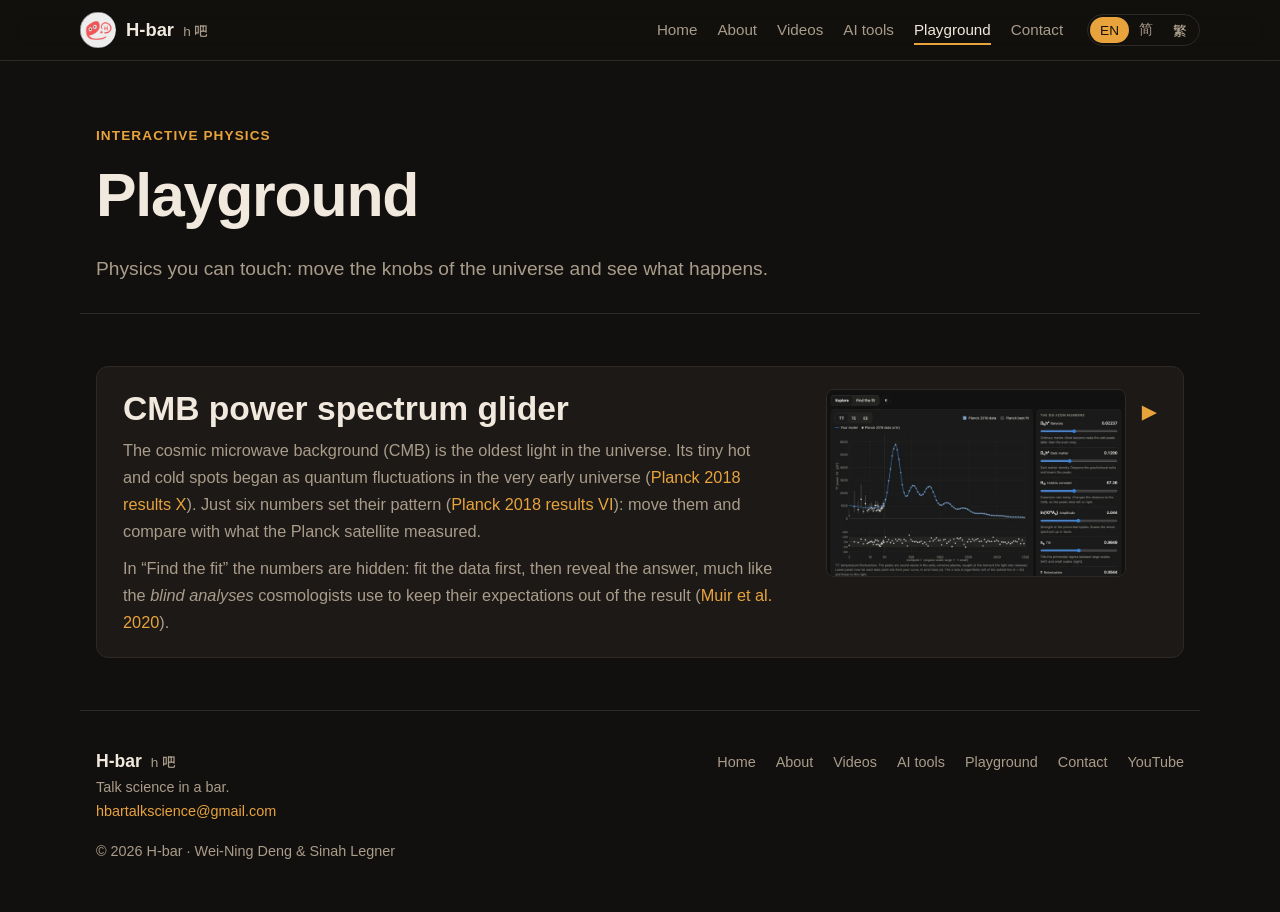
<file: playground.html>
<!doctype html>
<html lang="en">
<head>
  <meta charset="utf-8">
  <meta name="viewport" content="width=device-width, initial-scale=1">
  <title>Playground · H-bar Talk Science (H吧聊物理)</title>
  <meta name="description" content="Interactive physics to play with: move the six numbers of the standard cosmological model and watch the cosmic microwave background change, then try to find Planck's best fit yourself. 互動物理遊樂場。">
  <link rel="canonical" href="https://hbartalkscience.com/playground.html">
  <meta property="og:type" content="website">
  <meta property="og:site_name" content="H-bar Talk Science (H吧聊物理)">
  <meta property="og:title" content="Playground · H-bar Talk Science (H吧聊物理)">
  <meta property="og:description" content="Interactive physics to play with: move the six numbers of the standard cosmological model and watch the cosmic microwave background change, then try to find Planck's best fit yourself. 互動物理遊樂場。">
  <meta property="og:url" content="https://hbartalkscience.com/playground.html">
  <meta property="og:image" content="https://hbartalkscience.com/assets/og-image.png">
  <meta property="og:image:width" content="1200">
  <meta property="og:image:height" content="630">
  <meta property="og:locale" content="en_GB">
  <meta property="og:locale:alternate" content="zh_CN">
  <meta property="og:locale:alternate" content="zh_TW">
  <meta name="twitter:card" content="summary_large_image">
  <meta name="twitter:title" content="Playground · H-bar Talk Science (H吧聊物理)">
  <meta name="twitter:description" content="Interactive physics to play with: move the six numbers of the standard cosmological model and watch the cosmic microwave background change, then try to find Planck's best fit yourself. 互動物理遊樂場。">
  <meta name="twitter:image" content="https://hbartalkscience.com/assets/og-image.png">
  <meta name="theme-color" content="#12100e">
  <link rel="icon" href="assets/logo.jpg">
  <link rel="apple-touch-icon" href="assets/logo.jpg">
  <link rel="preconnect" href="https://fonts.googleapis.com">
  <link rel="preconnect" href="https://fonts.gstatic.com" crossorigin>
  <link href="https://fonts.googleapis.com/css2?family=Arimo:ital,wght@0,400;0,700;1,400;1,700&family=Noto+Sans+SC:wght@400;500;700;900&family=Noto+Sans+TC:wght@400;500;700;900&display=swap" rel="stylesheet">
  <link rel="stylesheet" href="assets/style.css">
  <script src="assets/lang.js"></script>
</head>
<body data-page="playground">
  <header class="nav"></header>

  <main>
    <section class="page-hero">
      <p class="eyebrow">
        <span data-l="en">Interactive physics</span>
        <span data-l="zh-Hans">互动物理</span>
        <span data-l="zh-Hant">互動物理</span>
      </p>
      <h1>
        <span data-l="en">Playground</span>
        <span data-l="zh-Hans">游乐场</span>
        <span data-l="zh-Hant">遊樂場</span>
      </h1>
      <p class="lede">
        <span data-l="en">Physics you can touch: move the knobs of the universe and see what happens.</span>
        <span data-l="zh-Hans">动手玩物理：转一转宇宙的旋钮，看看会发生什么。</span>
        <span data-l="zh-Hant">動手玩物理：轉一轉宇宙的旋鈕，看看會發生什麼。</span>
      </p>
    </section>

    <section class="section tools">
      <!-- One foldable block per toy, folded by default, with a screenshot (assets/thumbs/) shown while folded. -->
      <details class="tool" id="cmb-mover">
        <summary>
          <span class="tool-head">
            <h2>
              <span data-l="en">CMB power spectrum glider</span>
              <span data-l="zh-Hans">宇宙微波背景功率谱调节器</span>
              <span data-l="zh-Hant">宇宙微波背景功率譜調節器</span>
            </h2>
            <span class="tool-intro">
            <span class="tool-desc">
              <span data-l="en">
                <span class="para">The cosmic microwave background (CMB) is the oldest light in the universe. Its tiny hot and cold spots began as quantum fluctuations in the very early universe (<a href="https://arxiv.org/abs/1807.06211" target="_blank" rel="noopener">Planck 2018 results X</a>). Just six numbers set their pattern (<a href="https://arxiv.org/abs/1807.06209" target="_blank" rel="noopener">Planck 2018 results VI</a>): move them and compare with what the Planck satellite measured.</span>
                <span class="para">In “Find the fit” the numbers are hidden: fit the data first, then reveal the answer, much like the <em>blind analyses</em> cosmologists use to keep their expectations out of the result (<a href="https://arxiv.org/abs/1911.05929" target="_blank" rel="noopener">Muir et al. 2020</a>).</span>
              </span>
              <span data-l="zh-Hans">
                <span class="para">宇宙微波背景（CMB）是宇宙中最古老的光。它上面微小的冷热斑点源自极早期宇宙的量子涨落(<a href="https://arxiv.org/abs/1807.06211" target="_blank" rel="noopener">Planck 2018 results X</a>)。只要六个数字就能决定这些斑点的图样(<a href="https://arxiv.org/abs/1807.06209" target="_blank" rel="noopener">Planck 2018 results VI</a>)：拖动它们，与普朗克卫星的观测数据比较。</span>
                <span class="para">在「找出最佳拟合」中，这六个数字会被隐藏：先拟合数据，再揭晓答案——就像宇宙学家为了不让预期影响结果而采用的<em>盲分析</em>(<a href="https://arxiv.org/abs/1911.05929" target="_blank" rel="noopener">Muir et al. 2020</a>)。</span>
              </span>
              <span data-l="zh-Hant">
                <span class="para">宇宙微波背景（CMB）是宇宙中最古老的光。它上面微小的冷熱斑點源自極早期宇宙的量子漲落(<a href="https://arxiv.org/abs/1807.06211" target="_blank" rel="noopener">Planck 2018 results X</a>)。只要六個數字就能決定這些斑點的圖樣(<a href="https://arxiv.org/abs/1807.06209" target="_blank" rel="noopener">Planck 2018 results VI</a>)：拖動它們，與普朗克衛星的觀測數據比較。</span>
                <span class="para">在「找出最佳擬合」中，這六個數字會被隱藏：先擬合數據，再揭曉答案——就像宇宙學家為了不讓預期影響結果而採用的<em>盲分析</em>(<a href="https://arxiv.org/abs/1911.05929" target="_blank" rel="noopener">Muir et al. 2020</a>)。</span>
              </span>
            </span>
            <span class="tool-pic">
              <img src="assets/planck-cmb.png" width="900" height="449" loading="lazy"
                   alt="Planck's all-sky map of the cosmic microwave background: a speckled oval of slightly hotter (orange) and colder (blue) spots">
              <span class="tool-credit">
                <span data-l="en">The CMB sky seen by Planck.</span>
                <span data-l="zh-Hans">普朗克卫星看到的宇宙微波背景。</span>
                <span data-l="zh-Hant">普朗克衛星看到的宇宙微波背景。</span>
                Image: <a href="https://noirlab.edu/public/images/CMB" target="_blank" rel="noopener">ESA and the Planck Collaboration</a>, <a href="https://creativecommons.org/licenses/by/4.0/" target="_blank" rel="noopener" title="Background made transparent by H-bar">CC BY 4.0</a>
              </span>
            </span>
            </span>
          </span>
          <img class="tool-thumb" src="assets/thumbs/cmb-mover.webp" width="720" height="450" loading="lazy"
               alt="Screenshot of the CMB power spectrum glider: the TT spectrum against Planck 2018 data, beside sliders for the six ΛCDM numbers">
          <span class="tool-chev" aria-hidden="true">▸</span>
        </summary>
        <div class="tool-body">
          <figure class="embed">
            <div class="embed-bar">
              <span class="embed-title">
                <span data-l="en">Planck 2018 data · spectra from a neural-network emulator trained on CAMB</span>
                <span data-l="zh-Hans">普朗克 2018 数据 · 功率谱由以 CAMB 训练的神经网络模拟器计算</span>
                <span data-l="zh-Hant">普朗克 2018 數據 · 功率譜由以 CAMB 訓練的神經網路模擬器計算</span>
              </span>
              <span class="embed-links">
                <a class="link-arrow" href="tools/cmb-mover.html" target="_blank" rel="noopener">
                  <span data-l="en">Open full screen ↗</span>
                  <span data-l="zh-Hans">全屏打开 ↗</span>
                  <span data-l="zh-Hant">全螢幕開啟 ↗</span>
                </a>
              </span>
            </div>
            <iframe class="tall" src="tools/cmb-mover.html?theme=dark&amp;embed=1" title="CMB power spectrum glider: move the six ΛCDM parameters and compare with Planck 2018 data" loading="lazy"></iframe>
          </figure>
        </div>
      </details>
    </section>
  </main>

  <footer class="footer"></footer>

  <script src="assets/site.js"></script>
  <script>
    // Keep the embedded tool in the site's language (EN / 简 / 繁)
    const cmb = document.querySelector("#cmb-mover iframe");
    const sendLang = () => cmb.contentWindow && cmb.contentWindow.postMessage({ hbarLang: document.documentElement.lang }, "*");
    cmb.addEventListener("load", sendLang);
    document.addEventListener("hbar:lang", sendLang);
  </script>
</body>
</html>
</file>
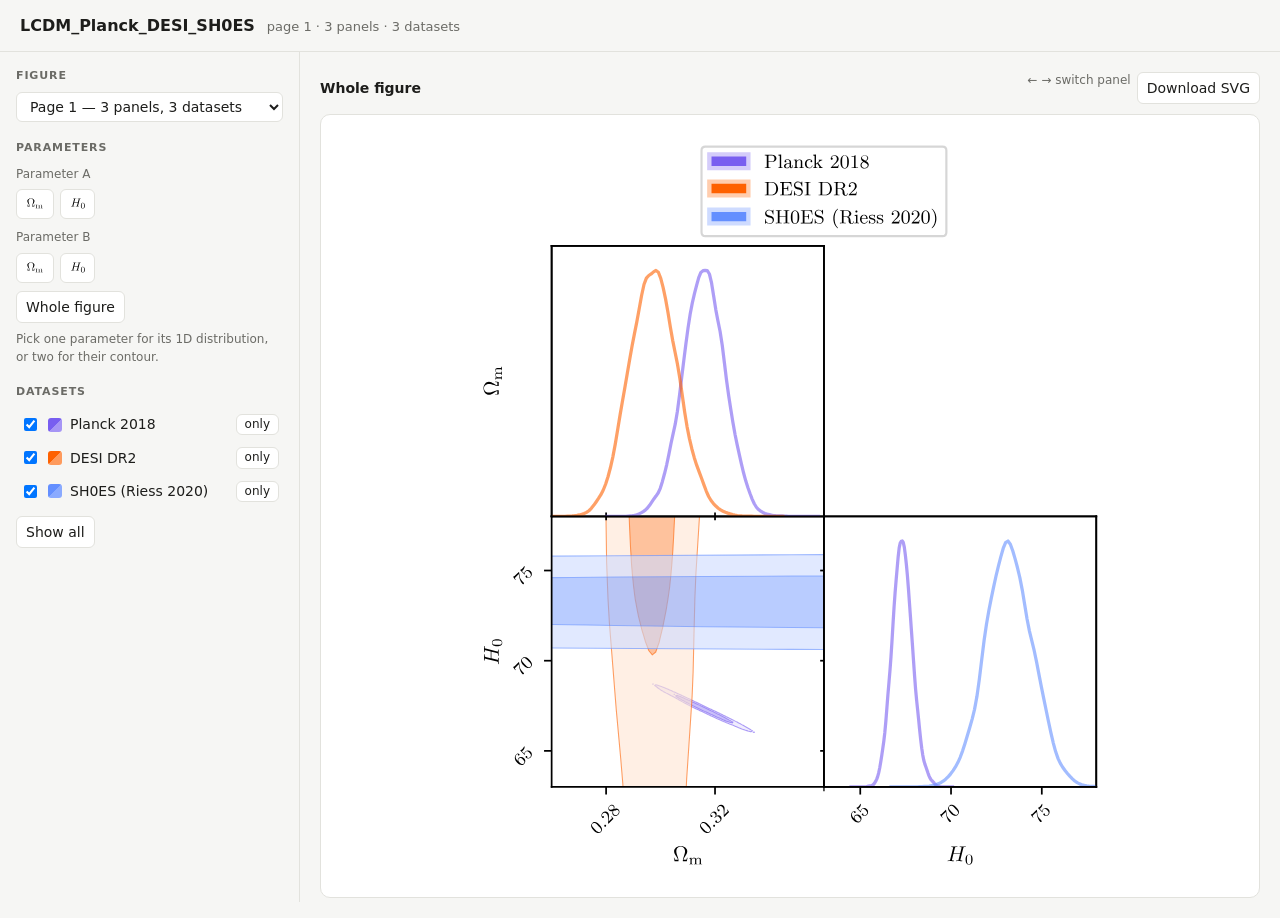
<file: tools/pdf-splitter-demo.html>
<!doctype html>
<html lang="en">
<head>
<meta charset="utf-8">
<meta name="viewport" content="width=device-width, initial-scale=1">
<title>LCDM_Planck_DESI_SH0ES · Plot Viewer</title>
<style>
  :root {
    --bg: #f6f6f4; --panel: #ffffff; --ink: #1d1d1b; --muted: #6b6b66; --line: #e2e2dd;
    --accent: #2b59c3; --chip: #efefeb;
  }
  @media (prefers-color-scheme: dark) {
    :root:not([data-theme="light"]) {
      --bg: #161615; --panel: #20201e; --ink: #ececea; --muted: #9a9a94; --line: #34342f;
      --accent: #7ea2f0; --chip: #2a2a27;
    }
  }
  * { box-sizing: border-box; }
  body { margin: 0; background: var(--bg); color: var(--ink);
         font: 14px/1.45 system-ui, -apple-system, "Segoe UI", sans-serif; }
  header { display: flex; align-items: baseline; gap: 12px; padding: 14px 20px; border-bottom: 1px solid var(--line); }
  header h1 { font-size: 16px; margin: 0; font-weight: 600; }
  header span { color: var(--muted); font-size: 13px; }
  .app { display: grid; grid-template-columns: 300px 1fr; min-height: calc(100vh - 50px); }
  aside { border-right: 1px solid var(--line); padding: 16px; overflow-y: auto; max-height: calc(100vh - 50px); }
  h2 { font-size: 11px; letter-spacing: .08em; text-transform: uppercase; color: var(--muted); margin: 18px 0 8px; font-weight: 600; }
  h2:first-child { margin-top: 0; }
  select, button { font: inherit; color: var(--ink); background: var(--panel); border: 1px solid var(--line);
                   border-radius: 6px; padding: 5px 9px; cursor: pointer; }
  select { width: 100%; }
  button:hover { border-color: var(--accent); }
  .thumbs { display: grid; grid-template-columns: repeat(auto-fill, minmax(78px, 1fr)); gap: 8px; }
  .thumb { background: #fff; border: 2px solid transparent; border-radius: 6px; padding: 3px; cursor: pointer;
           display: flex; flex-direction: column; align-items: stretch; outline: 1px solid var(--line); }
  .thumb svg { width: 100%; height: 64px; display: block; }
  .thumb small { color: #555; font-size: 10px; text-align: center; white-space: nowrap; overflow: hidden; text-overflow: ellipsis; }
  .thumb.on { border-color: var(--accent); outline-color: var(--accent); }
  .pick { display: flex; flex-wrap: wrap; gap: 6px; margin-bottom: 4px; }
  .pick-label { font-size: 12px; color: var(--muted); margin: 10px 0 6px; }
  .chip { background: #fff; border: 1.5px solid var(--line); border-radius: 6px; padding: 3px 6px;
          min-width: 34px; height: 30px; display: inline-flex; align-items: center; justify-content: center; color: #1d1d1b; }
  .chip svg { height: 20px; width: auto; display: block; }
  .chip.on { border-color: var(--accent); box-shadow: 0 0 0 2px color-mix(in srgb, var(--accent) 35%, transparent); }
  .note { color: var(--muted); font-size: 12px; margin-top: 8px; min-height: 1em; }
  .ds { display: flex; align-items: center; gap: 8px; padding: 6px 4px; border-radius: 6px; }
  .ds:hover { background: var(--chip); }
  .ds label { flex: 1; display: flex; align-items: center; gap: 8px; cursor: pointer; min-width: 0; }
  .ds .name { overflow: hidden; text-overflow: ellipsis; white-space: nowrap; }
  .sw { width: 14px; height: 14px; border-radius: 3px; flex: none; }
  .ds button { padding: 1px 8px; font-size: 12px; }
  .row { display: flex; gap: 6px; margin-top: 8px; flex-wrap: wrap; }
  .empty { color: var(--muted); font-size: 13px; }
  main { padding: 20px; display: flex; flex-direction: column; gap: 10px; min-width: 0; }
  .stage { flex: 1; background: #fff; border-radius: 10px; border: 1px solid var(--line);
           display: flex; align-items: center; justify-content: center; padding: 16px; min-height: 60vh; }
  .stage svg { width: 100%; height: 100%; max-height: calc(100vh - 150px); }
  .bar { display: flex; justify-content: space-between; align-items: center; gap: 10px; flex-wrap: wrap; }
  .bar .label { font-weight: 600; }
  .bar .hint { color: var(--muted); font-size: 12px; }
  @media (max-width: 760px) {
    .app { grid-template-columns: 1fr; }
    aside { border-right: 0; border-bottom: 1px solid var(--line); max-height: none; }
    main { padding: 16px; }
    .stage { min-height: 50vh; }
  }
</style>
<style id="hide-rules"></style>
</head>
<body>
<header><h1>LCDM_Planck_DESI_SH0ES</h1><span id="sub"></span></header>
<svg width="0" height="0" style="position:absolute" aria-hidden="true"><defs><g id="page-1">
<defs>
<clipPath id="p1-clip_1">
<path transform="matrix(1,0,0,-1,0,345.78965)" d="M38.506879 43.356355H164.05689V168.09635H38.506879Z"/>
</clipPath>
<clipPath id="p1-clip_2">
<path transform="matrix(1,0,0,-1,0,345.78965)" d="M38.506879 43.356355H164.05689V168.09635H38.506879Z"/>
</clipPath>
<clipPath id="p1-clip_3">
<path transform="matrix(1,0,0,-1,0,345.78965)" d="M38.506879 43.356355H164.05689V168.09635H38.506879Z"/>
</clipPath>
<clipPath id="p1-clip_4">
<path transform="matrix(1,0,0,-1,0,345.78965)" d="M38.506879 43.356355H164.05689V168.09635H38.506879Z"/>
</clipPath>
<clipPath id="p1-clip_5">
<path transform="matrix(1,0,0,-1,0,345.78965)" d="M38.506879 43.356355H164.05689V168.09635H38.506879Z"/>
</clipPath>
<clipPath id="p1-clip_6">
<path transform="matrix(1,0,0,-1,0,345.78965)" d="M38.506879 43.356355H164.05689V168.09635H38.506879Z"/>
</clipPath>
<clipPath id="p1-clip_7">
<path transform="matrix(1,0,0,-1,0,345.78965)" d="M38.506879 43.356355H164.05689V168.09635H38.506879Z"/>
</clipPath>
<clipPath id="p1-clip_8">
<path transform="matrix(1,0,0,-1,0,345.78965)" d="M38.506879 43.356355H164.05689V168.09635H38.506879Z"/>
</clipPath>
<clipPath id="p1-clip_9">
<path transform="matrix(1,0,0,-1,0,345.78965)" d="M38.506879 43.356355H164.05689V168.09635H38.506879Z"/>
</clipPath>
<path id="p1-font_10_50" d="M.4889984 .31877137C.4889984 .42585755 .47799684 .49090577 .44499208 .55496218 .40098573 .6430359 .31999208 .66503909 .2649994 .66503909 .13899231 .66503909 .09298706 .5709839 .07899475 .5429535 .042999269 .4698944 .040985109 .3708191 .040985109 .31877137 .040985109 .25271607 .04399109 .15162659 .09199524 .07156372 .13798523-.0024871827 .21199036-.021484375 .2649994-.021484375 .31298829-.021484375 .39898683-.0064849855 .44898988 .09257507 .48599244 .16464234 .4889984 .2537079 .4889984 .31877137M.2649994 .006515503C.23098755 .006515503 .1619873 .022521973 .14099121 .12760926 .12998963 .18466187 .12998963 .2787323 .12998963 .33078004 .12998963 .3998413 .12998963 .4698944 .14099121 .5249481 .1619873 .6270294 .23999024 .6370239 .2649994 .6370239 .29899598 .6370239 .36799623 .62002566 .3880005 .5289459 .3999939 .4738922 .3999939 .39883424 .3999939 .33078004 .3999939 .27172853 .3999939 .18165589 .3880005 .12561035 .36698915 .020523072 .2979889 .006515503 .2649994 .006515503Z"/>
<path id="p1-font_11_59" d="M.20298767 .054992677C.20298767 .08898926 .1749878 .11099243 .147995 .11099243 .115997318 .11099243 .09199524 .084991458 .09199524 .055999757 .09199524 .021987915 .11999512 0 .14698792 0 .1789856 0 .20298767 .025985718 .20298767 .054992677Z"/>
<path id="p1-font_10_52" d="M.28199769 .20405579C.2979889 .21907044 .33999635 .2520752 .35598756 .26608277 .41799928 .32312013 .47698976 .3781433 .47698976 .46917726 .47698976 .588089 .3769989 .66503909 .2519989 .66503909 .13198853 .66503909 .052993776 .57411196 .052993776 .48516847 .052993776 .4361725 .09199524 .4291687 .10598755 .4291687 .1269989 .4291687 .1579895 .4441681 .1579895 .48217774 .1579895 .5341797 .10798645 .5341797 .09599304 .5341797 .125 .6070709 .19198609 .6320343 .24099732 .6320343 .33399964 .6320343 .38198854 .55314639 .38198854 .46917726 .38198854 .36514283 .30899049 .28910829 .19099427 .16804505L.06498718 .037994386C.052993776 .026992798 .052993776 .024993897 .052993776 0H.44799806L.47698976 .17904663H.44599916C.44299317 .1590271 .43499757 .10900879 .4229889 .08999634 .4169922 .08198547 .34098817 .08198547 .32499696 .08198547H.14698792L.28199769 .20405579Z"/>
<path id="p1-font_10_58" d="M.33198548 .36080934C.3880005 .38783265 .45599366 .4378662 .45599366 .5159302 .45599366 .6110077 .35899354 .66503909 .2659912 .66503909 .1599884 .66503909 .07398987 .59199526 .07398987 .49790956 .07398987 .46089173 .08699036 .42686463 .11199951 .39782716 .1289978 .3768158 .1329956 .3748169 .19499207 .3357849 .070999149 .2807312 .04399109 .20767212 .04399109 .15162659 .04399109 .041534425 .15499878-.021484375 .2639923-.021484375 .3869934-.021484375 .48599244 .061553956 .48599244 .16764832 .48599244 .23069763 .45199586 .2727356 .43598939 .28974916 .4189911 .30575563 .41799928 .3067627 .33198548 .36080934M.1769867 .45487977C.147995 .4718933 .12399292 .5009155 .12399292 .5359497 .12399292 .598999 .19299317 .6390381 .2639923 .6390381 .34199525 .6390381 .4059906 .5859833 .4059906 .5159302 .4059906 .45788575 .36099244 .408844 .3019867 .37982179L.1769867 .45487977M.22599793 .31776429C.22999573 .31576539 .34399415 .24571228 .36099244 .23469544 .3769989 .22569275 .42900086 .19366455 .42900086 .13360596 .42900086 .056549074 .34799195 .008514404 .2659912 .008514404 .1769867 .008514404 .100997928 .06956482 .100997928 .15162659 .100997928 .22668457 .15699768 .28573609 .22599793 .31776429Z"/>
<path id="p1-font_10_53" d="M.25299073 .33370973C.33198548 .33370973 .38198854 .27557374 .38198854 .17037964 .38198854 .045440675 .31098939 .008514404 .2579956 .008514404 .20298767 .008514404 .12799073 .0284729 .09298706 .08137512 .1289978 .08137512 .1539917 .10437012 .1539917 .13737488 .1539917 .16937256 .1309967 .19238281 .09899902 .19238281 .07199097 .19238281 .04399109 .17536927 .04399109 .13537598 .04399109 .04045105 .1459961-.021484375 .2599945-.021484375 .3929901-.021484375 .48599244 .070388797 .48599244 .17037964 .48599244 .25352479 .41999818 .32969667 .31799317 .3517456 .39698792 .37982179 .45599366 .4479828 .45599366 .52804568 .45599366 .6080475 .3659973 .66503909 .2619934 .66503909 .15499878 .66503909 .07398987 .6070404 .07398987 .53105166 .07398987 .49404908 .09899902 .4780426 .125 .4780426 .1559906 .4780426 .17599488 .5000458 .17599488 .52905276 .17599488 .56604006 .14399719 .5800476 .12199402 .5810547 .1639862 .6360321 .24099732 .6390381 .25898744 .6390381 .2849884 .6390381 .36099244 .6310272 .36099244 .52804568 .36099244 .45799256 .33198548 .41589356 .31799317 .39985658 .28799439 .36878968 .2649994 .36679078 .20399475 .3627777 .18499756 .36177064 .1769867 .36076356 .1769867 .3477478 .1769867 .33370973 .18598938 .33370973 .20298767 .33370973H.25299073Z"/>
<path id="p1-font_12_11" d="M.6769867 .16200257H.6519928C.6469879 .13600159 .6429901 .11299133 .6339874 .08898926 .6289978 .07299805 .6259918 .06498718 .56799319 .06498718H.48799134C.5009918 .1210022 .5319977 .16900635 .57699587 .23501587 .6239929 .306015 .6649933 .37503053 .6649933 .45404054 .6649933 .59306338 .5299988 .7050781 .36099244 .7050781 .18899536 .7050781 .055999757 .5910492 .055999757 .45404054 .055999757 .37503053 .09700012 .306015 .14399719 .23501587 .18798828 .16900635 .21998596 .1210022 .23298645 .06498718H.15299988C.09498596 .06498718 .09199524 .07299805 .08699036 .08799744 .07899475 .11099243 .07398987 .13700867 .068984989 .16200257H.04399109L.07699585 0H.23699951C.25898744 0 .2619934 0 .2619934 .020996094 .2619934 .09098816 .23098755 .17900086 .20799256 .24301148 .18699646 .3010254 .15899658 .3800354 .15899658 .45503236 .15899658 .6150665 .2689972 .68307498 .3600006 .68307498 .45599366 .68307498 .56199648 .61105349 .56199648 .45503236 .56199648 .3800354 .5349884 .3040161 .5059967 .22201538 .4909973 .18000794 .45899964 .08999634 .45899964 .020996094 .45899964 0 .46199037 0 .4850006 0H.6439972L.6769867 .16200257Z"/>
<path id="p1-font_13_111" d="M.82199099 .3032837C.82199099 .3903656 .7789917 .44140626 .6719971 .44140626 .59298709 .44140626 .5389862 .39837647 .5119934 .34832765 .49198915 .41940309 .43798829 .44140626 .36499024 .44140626 .2829895 .44140626 .22999573 .39637757 .20199585 .34432984H.20098877V.44140626L.053985597 .43040467V.39437867C.12098694 .39437867 .1289978 .38737489 .1289978 .33831788V.07904053C.1289978 .035995485 .11898804 .035995485 .053985597 .035995485V0C.055999757 0 .12599182 .0039978029 .16799927 .0039978029 .20498657 .0039978029 .27398683 .0009918213 .2829895 0V.035995485C.21798706 .035995485 .20799256 .035995485 .20799256 .07904053V.25923158C.20799256 .36434938 .29100038 .4133911 .35699464 .4133911 .4269867 .4133911 .43598939 .3583374 .43598939 .3072815V.07904053C.43598939 .035995485 .42599488 .035995485 .36099244 .035995485V0C.36299134 0 .43299867 .0039978029 .47499085 .0039978029 .5119934 .0039978029 .58099368 .0009918213 .58999636 0V.035995485C.5249939 .035995485 .5149994 .035995485 .5149994 .07904053V.25923158C.5149994 .36434938 .59799197 .4133911 .6639862 .4133911 .73399356 .4133911 .7429962 .3583374 .7429962 .3072815V.07904053C.7429962 .035995485 .73298647 .035995485 .66799929 .035995485V0C.66999819 0 .73999026 .0039978029 .7819977 .0039978029 .81900027 .0039978029 .8880005 .0009918213 .8969879 0V.035995485C.83200076 .035995485 .82199099 .035995485 .82199099 .07904053V.3032837Z"/>
<path id="p1-font_10_56" d="M.13798523 .33073426C.13798523 .41377259 .14498902 .4868164 .18099976 .54782107 .21099854 .5978241 .2619934 .6390381 .32499696 .6390381 .34498597 .6390381 .3909912 .63601687 .4139862 .60084536 .36898805 .5988312 .36499024 .5648346 .36499024 .553833 .36499024 .5238342 .3880005 .50683596 .4119873 .50683596 .42999269 .50683596 .45899964 .51782229 .45899964 .5558319 .45899964 .615921 .4139862 .66503909 .32398988 .66503909 .18499756 .66503909 .04399109 .53282168 .04399109 .31672669 .04399109 .045532228 .16999817-.021484375 .2669983-.021484375 .31498719-.021484375 .36698915-.0084991459 .4119873 .03453064 .45199586 .07354736 .48599244 .11558533 .48599244 .20263672 .48599244 .33372499 .3869934 .42578126 .27598573 .42578126 .20399475 .42578126 .16099549 .37976075 .13798523 .33073426M.2669983 .008514404C.21398926 .008514404 .18099976 .045532228 .1659851 .07354736 .14299011 .11859131 .14099121 .18663025 .14099121 .22465515 .14099121 .32373048 .19499207 .3977661 .27198792 .3977661 .32199098 .3977661 .35198976 .37176515 .37098695 .33673097 .3919983 .29971314 .3919983 .25468446 .3919983 .2036438 .3919983 .15260315 .3919983 .10858154 .37199403 .07255554 .34599305 .026519776 .31098939 .008514404 .2669983 .008514404Z"/>
<path id="p1-font_10_55" d="M.13999939 .5618439C.15299988 .55784609 .19299317 .54785159 .23498535 .54785159 .3600006 .54785159 .43598939 .6358948 .43598939 .6510315 .43598939 .6620331 .42900086 .66503909 .42399598 .66503909 .42199708 .66503909 .41999818 .66503909 .41099549 .6600342 .37199403 .6450348 .32598878 .632843 .27198792 .632843 .21299744 .632843 .1639862 .6480255 .1329956 .6600342 .12298584 .66503909 .12098694 .66503909 .11999512 .66503909 .10699463 .66503909 .10699463 .6540375 .10699463 .6358948V.34292604C.10699463 .32492066 .10699463 .312912 .12298584 .312912 .1309967 .312912 .13398743 .3169098 .13899231 .32492066 .15098572 .33992005 .18899536 .39093019 .27398683 .39093019 .32998658 .39093019 .35699464 .34492494 .3659973 .32591249 .3829956 .28990174 .3849945 .24389649 .3849945 .20487976 .3849945 .1678772 .38398744 .11387634 .35598756 .069732669 .33699037 .039611818 .29699708 .008514404 .24398804 .008514404 .1789856 .008514404 .114990238 .0496521 .09199524 .11488342 .09498596 .11387634 .100997928 .11387634 .101989749 .11387634 .12998963 .11387634 .1519928 .13188172 .1519928 .16288758 .1519928 .19989014 .12298584 .21289063 .102996829 .21289063 .084991458 .21289063 .052993776 .20288086 .052993776 .15988159 .052993776 .069732669 .1309967-.021484375 .24598694-.021484375 .37098695-.021484375 .47698976 .07574463 .47698976 .19989014 .47698976 .31591798 .3929901 .4189453 .2749939 .4189453 .22499085 .4189453 .17799378 .40293885 .13999939 .368927V.5618439Z"/>
<path id="p1-font_10_57" d="M.5059967 .608551C.5149994 .6195526 .5149994 .6215515 .5149994 .6435547H.26098634C.23599243 .6435547 .20498657 .64456179 .17999268 .64660647 .12799073 .65068057 .1269989 .6597748 .12399292 .67578127H.09298706L.05899048 .46453858H.08999634C.09199524 .47953797 .102996829 .54855349 .116989139 .5565491 .12799073 .56155398 .20298767 .56155398 .21798706 .56155398H.42999269L.32699586 .4235382C.21299744 .27153016 .18899536 .11351013 .18899536 .03451538 .18899536 .024505616 .18899536-.021484375 .23599243-.021484375 .2829895-.021484375 .2829895 .023513794 .2829895 .035507204V.08351135C.2829895 .2275238 .30699159 .34553529 .35598756 .41053773L.5059967 .608551Z"/>
<path id="p1-font_14_73" d="M.7630005 .60565188C.7719879 .6416168 .7739868 .6516113 .8470001 .6516113 .8730011 .6516113 .8809967 .6516113 .8809967 .6716156 .8809967 .6826172 .8699951 .6826172 .86698916 .6826172 .83898928 .6826172 .7669983 .6796112 .7389984 .6796112 .70999148 .6796112 .6389923 .6826172 .6100006 .6826172 .60198977 .6826172 .59098818 .6826172 .59098818 .6626129 .59098818 .6516113 .59999087 .6516113 .61898806 .6516113 .62098696 .6516113 .6399994 .6516113 .6569977 .6496124 .6749878 .6476135 .6839905 .6466217 .6839905 .6336212 .6839905 .6296234 .68299868 .6276245 .6799927 .6146393L.6199951 .37083436H.31498719L.37399293 .60565188C.3829956 .6416168 .38598634 .6516113 .45799256 .6516113 .48399354 .6516113 .49198915 .6516113 .49198915 .6716156 .49198915 .6826172 .48098756 .6826172 .47799684 .6826172 .44999696 .6826172 .37799073 .6796112 .34999085 .6796112 .32099916 .6796112 .25 .6826172 .22099304 .6826172 .21299744 .6826172 .20199585 .6826172 .20199585 .6626129 .20199585 .6516113 .21099854 .6516113 .22999573 .6516113 .23199463 .6516113 .25099183 .6516113 .2679901 .6496124 .28599549 .6476135 .29499818 .6466217 .29499818 .6336212 .29499818 .6296234 .2939911 .6266327 .29100038 .6146393L.15699768 .07797241C.14698792 .038986207 .14498902 .0309906 .06599426 .0309906 .04798889 .0309906 .038986207 .0309906 .038986207 .010986328 .038986207 0 .050994874 0 .052993776 0 .08099365 0 .1519928 .0029907227 .17999268 .0029907227 .20098877 .0029907227 .22299195 .0019989014 .24398804 .0019989014 .2659912 .0019989014 .28799439 0 .30899049 0 .31698609 0 .32899476 0 .32899476 .019989014 .32899476 .0309906 .31999208 .0309906 .30099488 .0309906 .2639923 .0309906 .23599243 .0309906 .23599243 .048980714 .23599243 .054977418 .23799134 .0599823 .23899842 .065979007L.30699159 .33984376H.6119995C.56999209 .17391968 .5469971 .07896423 .54299929 .0639801 .5329895 .03199768 .5139923 .0309906 .45199586 .0309906 .43699647 .0309906 .42799378 .0309906 .42799378 .010986328 .42799378 0 .43998719 0 .44198609 0 .46998597 0 .54100039 .0029907227 .56900027 .0029907227 .58999636 .0029907227 .6119995 .0019989014 .6329956 .0019989014 .6549988 .0019989014 .6769867 0 .69799807 0 .70599368 0 .71798709 0 .71798709 .019989014 .71798709 .0309906 .70899966 .0309906 .6899872 .0309906 .6529999 .0309906 .625 .0309906 .625 .048980714 .625 .054977418 .6269989 .0599823 .6279907 .065979007L.7630005 .60565188Z"/>
<path id="p1-font_13_50" d="M.5159912 .31925965C.5159912 .42918397 .5029907 .50813296 .45700074 .5780945 .42599488 .62405398 .3639984 .6640625 .28399659 .6640625 .051986696 .6640625 .051986696 .39120484 .051986696 .31925965 .051986696 .2472992 .051986696-.01953125 .28399659-.01953125 .5159912-.01953125 .5159912 .2472992 .5159912 .31925965M.28399659 .008468628C.23799134 .008468628 .1769867 .035446168 .15699768 .117385867 .14299011 .17634583 .14299011 .25830079 .14299011 .33224488 .14299011 .40519715 .14299011 .4811554 .1579895 .53611758 .1789856 .6150665 .24299622 .63604739 .28399659 .63604739 .33799745 .63604739 .3899994 .6030731 .4079895 .545105 .42399598 .4911499 .4249878 .41918946 .4249878 .33224488 .4249878 .25830079 .4249878 .18434143 .4119873 .12138367 .3919983 .030441285 .32398988 .008468628 .28399659 .008468628Z"/>
<path id="p1-font_15_82" d="M.39898683 .31378175C.5389862 .31378175 .6409912 .40075685 .6409912 .4967041 .6409912 .5956421 .5379944 .6826172 .39898683 .6826172H.039993287V.6516113H.06298828C.13999939 .6516113 .14199829 .64060977 .14199829 .6036377V.07896423C.14199829 .041992189 .13999939 .0309906 .06298828 .0309906H.039993287V0C.084991458 .0029907227 .14099121 .0029907227 .18699646 .0029907227 .23298645 .0029907227 .2889862 .0029907227 .33399964 0V.0309906H.31098939C.23399353 .0309906 .23199463 .041992189 .23199463 .07896423V.31378175H.39898683M.22898865 .6106262C.22898865 .64460757 .23098755 .6516113 .27799989 .6516113H.37399293C.5389862 .6516113 .5389862 .54167178 .5389862 .4967041 .5389862 .4517212 .5389862 .34179688 .37298585 .34179688H.22898865V.6106262Z"/>
<path id="p1-font_15_110" d="M.18399048 .69433596 .035995485 .68333438V.6523285C.10398865 .6523285 .11299133 .6453247 .11299133 .5962982V.07701111C.11299133 .0309906 .101989749 .0309906 .035995485 .0309906V0C.08299255 .0019989014 .101989749 .0029907227 .147995 .0029907227 .19499207 .0029907227 .21199036 .0019989014 .26098634 0V.0309906C.19499207 .0309906 .18399048 .0309906 .18399048 .07701111V.69433596Z"/>
<path id="p1-font_15_99" d="M.34199525 .07209778C.34700013 .030136109 .37599183-.005859375 .4189911-.005859375 .44400025-.005859375 .5069885 .009140015 .5069885 .08909607V.14505005H.47898866V.09008789C.47898866 .07910156 .47898866 .029129029 .44299317 .029129029 .40699769 .029129029 .40699769 .07710266 .40699769 .09307861V.2679596C.40699769 .3249359 .40699769 .3589325 .3619995 .40003968 .32499696 .43322755 .2769928 .4482422 .22698975 .4482422 .14299011 .4482422 .07299805 .4060974 .07299805 .3419342 .07299805 .3109436 .09399414 .2939453 .11999512 .2939453 .14698792 .2939453 .1659851 .31393434 .1659851 .3399353 .1659851 .38293458 .12199402 .38793946 .12098694 .38793946 .147995 .41415406 .19599915 .42323304 .22499085 .42323304 .27598573 .42323304 .33299256 .38493348 .33299256 .29693605V.2639618C.2789917 .2622223 .20399475 .25723268 .13699341 .22523499 .06498718 .19023133 .042999269 .13824463 .042999269 .098236087 .042999269 .01625061 .13999939-.0107421879 .20698548-.0107421879 .2899933-.010864258 .32798768 .044128419 .34199525 .07209778M.33299256 .14105225C.33299256 .044128419 .2579956 .014129639 .21398926 .014129639 .16699219 .014129639 .12298584 .04812622 .12298584 .098083499 .12298584 .16403198 .17999268 .23397827 .33299256 .23997498V.14105225Z"/>
<path id="p1-font_15_112" d="M.18598938 .2592163C.18598938 .36532594 .26098634 .41737367 .32398988 .41737367 .3829956 .41737367 .3959961 .3683319 .3959961 .30825807V.077041629C.3959961 .0309906 .3849945 .0309906 .31900025 .0309906V0C.3659973 .0019989014 .3849945 .0029907227 .43299867 .0029907227 .48098756 .0029907227 .49398805 .0019989014 .5469971 0V.0309906C.49598695 .0309906 .47099305 .0309906 .46998597 .062026979V.25421144C.46998597 .33729554 .46998597 .36631776 .44198609 .40135194 .4189911 .42938233 .3809967 .4423828 .33099366 .4423828 .23799134 .4423828 .19499207 .3733368 .18099976 .3453064H.17999268V.4416504L.034988405 .43066407V.3996582C.102996829 .3996582 .11199951 .39266969 .11199951 .34370423V.07695007C.11199951 .0309906 .100997928 .0309906 .034988405 .0309906V0C.08198547 .0019989014 .100997928 .0029907227 .14898682 .0029907227 .19699097 .0029907227 .20999146 .0019989014 .2630005 0V.0309906C.19699097 .0309906 .18598938 .0309906 .18598938 .07695007V.2592163Z"/>
<path id="p1-font_15_101" d="M.3639984 .39356996C.34298707 .3895874 .32299806 .3755951 .32299806 .34658814 .32299806 .32058717 .34298707 .30059815 .36898805 .30059815 .394989 .30059815 .41600038 .31759645 .41600038 .34858705 .41600038 .4103546 .34599305 .4482422 .2579956 .4482422 .12998963 .4482422 .033996583 .3415985 .033996583 .2164917 .033996583 .08734131 .13798523-.0107421879 .2559967-.0107421879 .394989-.0107421879 .4269867 .11036682 .4269867 .11936951 .4269867 .13139344 .41600038 .13139344 .41299439 .13139344 .4019928 .13139344 .4019928 .12937927 .3959961 .11236572 .37298585 .043289186 .31698609 .01725769 .2659912 .01725769 .20199585 .01725769 .11999512 .06932068 .11999512 .21749878 .11999512 .3735962 .19999695 .42022706 .2599945 .42022706 .272995 .42022706 .32699586 .41825868 .3639984 .39356996Z"/>
<path id="p1-font_15_109" d="M.17799378 .2168274V.69433596L.02999878 .68333438V.6523285C.09799194 .6523285 .10699463 .64530947 .10699463 .5961609V.07695007C.10699463 .0309906 .09599304 .0309906 .02999878 .0309906V0C.07398987 .0019989014 .09899902 .0029907227 .14099121 .0029907227 .18199158 .0029907227 .20698548 .0019989014 .2519989 0V.0309906C.18598938 .0309906 .1749878 .0309906 .1749878 .07695007V.17785645L.23899842 .23181153 .33599855 .10092163C.35198976 .078948978 .3600006 .06695557 .3600006 .052978517 .3600006 .04298401 .35699464 .0309906 .32598878 .0309906V0C.37098695 .0019989014 .394989 .0029907227 .43399049 .0029907227 .46299745 .0029907227 .49499513 .0029907227 .5239868 0V.0309906C.4909973 .0309906 .46699525 .03199768 .43099977 .079940799L.2889862 .2727661C.3869934 .35769654 .43299867 .39666749 .5009918 .3996582V.43066407C.46598817 .42765809 .46398927 .42765809 .4269867 .42765809 .39698792 .42765809 .37098695 .4286499 .31698609 .43066407V.3996582C.33198548 .39865113 .34399415 .3916626 .34399415 .37568666 .34399415 .35668946 .32798768 .34370423 .31900025 .33570863L.17799378 .2168274Z"/>
<path id="p1-font_15_52" d="M.46199037 .17704773H.43399049C.43199159 .16404724 .42399598 .10501099 .41099549 .08900452 .40499879 .07998657 .33599855 .07998657 .31599427 .07998657H.13798523L.23699951 .17404175C.40098573 .3161316 .46199037 .36915589 .46199037 .4711914 .46199037 .5860901 .36698915 .6660156 .24398804 .6660156 .1289978 .6660156 .050994874 .575119 .050994874 .4841919 .050994874 .43418885 .09399414 .42919923 .102996829 .42919923 .125 .42919923 .15499878 .44519044 .15499878 .48120118 .15499878 .51119998 .13398743 .5332031 .102996829 .5332031 .09799194 .5332031 .09498596 .5332031 .09098816 .53219607 .114990238 .6030731 .1789856 .63500979 .23298645 .63500979 .33499146 .63500979 .36999513 .5401764 .36999513 .4711914 .36999513 .36915589 .29299928 .28611756 .24499512 .23408509L.06199646 .035995485C.050994874 .024993897 .050994874 .022994996 .050994874 0H.43399049L.46199037 .17704773Z"/>
<path id="p1-font_15_50" d="M.47299195 .31976319C.47299195 .38682557 .46998597 .47288514 .43499757 .5479431 .3909912 .64201357 .31498719 .6660156 .25698854 .6660156 .19699097 .6660156 .12098694 .64201357 .07699585 .5459442 .04499817 .47688294 .039993287 .39582826 .039993287 .31976319 .039993287 .25471498 .041992189 .15765381 .084991458 .07858276 .13198853-.0064697267 .20999146-.022460938 .2559967-.022460938 .32099916-.022460938 .394989 .0055389406 .43699647 .097595218 .46699525 .1646576 .47299195 .23971558 .47299195 .31976319M.25698854 .002532959C.22698975 .002532959 .15499878 .016540528 .13598633 .12962342 .12599182 .18867493 .12599182 .2747345 .12599182 .33177186 .12599182 .39982606 .12599182 .47888185 .13798523 .53393557 .1579895 .6230011 .22200012 .64100649 .2559967 .64100649 .2939911 .64100649 .35699464 .62098696 .37599183 .5279236 .3869934 .47288514 .3869934 .39482118 .3869934 .33177186 .3869934 .2697296 .3869934 .18566895 .3769989 .12661743 .35598756 .012542725 .28199769 .002532959 .25698854 .002532959Z"/>
<path id="p1-font_15_51" d="M.3039856 .6392822C.3039856 .6642761 .30299378 .666275 .27799989 .666275 .21598816 .60227969 .12399292 .60227969 .09298706 .60227969V.57128909C.11199951 .57128909 .17298889 .57128909 .22698975 .5972748V.08001709C.22698975 .042999269 .22399903 .0309906 .1309967 .0309906H.09899902V0C.1349945 .0029907227 .22399903 .0029907227 .2649994 .0029907227 .30599977 .0029907227 .3959961 .0029907227 .43199159 0V.0309906H.3999939C.30699159 .0309906 .3039856 .042999269 .3039856 .08001709V.6392822Z"/>
<path id="p1-font_15_58" d="M.17199707 .45387269C.14199829 .47288514 .11898804 .4998932 .11898804 .53692629 .11898804 .6019745 .18899536 .64100649 .25498963 .64100649 .33198548 .64100649 .3939972 .58695986 .3939972 .51690676 .3939972 .44685365 .33399964 .40083314 .2939911 .37780763L.17199707 .45387269M.31900025 .36180116C.36898805 .38581849 .44198609 .43585206 .44198609 .51690676 .44198609 .6109772 .34799195 .6660156 .2579956 .6660156 .15299988 .6660156 .070999149 .5909729 .070999149 .49890138 .070999149 .46087647 .084991458 .42485047 .10899353 .39582826 .12599182 .3768158 .13198853 .37280274 .18998719 .3357849 .101989749 .29374696 .042999269 .23269654 .042999269 .15063477 .042999269 .044555665 .147995-.022460938 .2559967-.022460938 .37199403-.022460938 .46998597 .059570314 .46998597 .16764832 .46998597 .26472474 .3959961 .3127594 .37098695 .32876588 .3600006 .33677674 .33099366 .35479737 .31900025 .36180116M.21699524 .31877137 .34298707 .2407074C.3659973 .22569275 .41600038 .19366455 .41600038 .1326294 .41600038 .05357361 .33599855 .0055389406 .25698854 .0055389406 .16999817 .0055389406 .09700012 .06758118 .09700012 .15063477 .09700012 .22268677 .14698792 .28274537 .21699524 .31877137Z"/>
<path id="p1-font_15_70" d="M.06298828 .6516113C.13999939 .6516113 .14199829 .64060977 .14199829 .6036377V.07896423C.14199829 .041992189 .13999939 .0309906 .06298828 .0309906H.039993287V0H.4119873C.58499148 0 .72698977 .1479187 .72698977 .33580018 .72698977 .52568057 .58799746 .6826172 .4119873 .6826172H.039993287V.6516113H.06298828M.27799989 .0309906C.23098755 .0309906 .22898865 .037994386 .22898865 .07196045V.6106262C.22898865 .64460757 .23098755 .6516113 .27799989 .6516113H.3849945C.48199464 .6516113 .5419922 .6006317 .56900027 .56466677 .61299136 .5066986 .6279907 .43473817 .6279907 .33580018 .6279907 .29483033 .6279907 .18989563 .57299807 .11993408 .5209961 .051986696 .44898988 .0309906 .38598634 .0309906H.27799989Z"/>
<path id="p1-font_15_71" d="M.61299136 .6796112H.037994386V.64860537H.06098938C.13798523 .64860537 .13999939 .637619 .13999939 .60066226V.07897949C.13999939 .041992189 .13798523 .0309906 .06098938 .0309906H.037994386V0H.6259918L.6689911 .2579193H.6409912C.6159973 .10296631 .58999636 .0309906 .4189911 .0309906H.2789917C.23199463 .0309906 .22999573 .037994386 .22999573 .07197571V.33789063H.32299806C.42099 .33789063 .43299867 .30690003 .43299867 .220932H.46099855V.48576356H.43299867C.43299867 .39985658 .42099 .36888124 .32299806 .36888124H.22999573V.60765078C.22999573 .6416168 .23199463 .64860537 .2789917 .64860537H.41299439C.56900027 .64860537 .5970001 .5946655 .61299136 .45480348H.6409912L.61299136 .6796112Z"/>
<path id="p1-font_15_85" d="M.22698975 .41786195C.14698792 .43788148 .12098694 .5019226 .12098694 .5459595 .12098694 .61302188 .1749878 .677063 .25898744 .677063 .3880005 .677063 .43998719 .58099368 .45399476 .47990418 .45700074 .46089173 .45799256 .45588685 .46998597 .45588685 .48399354 .45588685 .48399354 .46289063 .48399354 .48391725V.677063C.48399354 .69706729 .48399354 .7050781 .47200013 .7050781 .46499635 .7050781 .46398927 .70407107 .45700074 .69207766 .44400025 .67407229 .45399476 .68707278 .42099 .6350403 .4039917 .6550598 .35198976 .7050781 .2579956 .7050781 .14099121 .7050781 .056991579 .6140137 .056991579 .5119324 .056991579 .4338684 .10398865 .38583375 .10899353 .38082887 .1539917 .336792 .17199707 .3317871 .29100038 .30377198 .37199403 .28475953 .3809967 .28274537 .4139862 .24871826 .4149933 .24772644 .44898988 .21069336 .44898988 .15164185 .44898988 .08358765 .3999939 .008529663 .30899049 .008529663 .23199463 .008529663 .09298706 .04055786 .084991458 .20568848 .083999637 .22070313 .083999637 .22669983 .070999149 .22669983 .056991579 .22669983 .056991579 .21870423 .056991579 .19868469V.0055389406C.056991579-.014465332 .056991579-.022460938 .068984989-.022460938 .07598877-.022460938 .07699585-.021469117 .083999637-.009475708 .09700012 .008529663 .08699036-.004470825 .11999512 .047561647 .18199158-.012466431 .26098634-.022460938 .30999757-.022460938 .43199159-.022460938 .5130005 .07759094 .5130005 .18467713 .5130005 .24171448 .49198915 .28575135 .46798707 .31578065 .4249878 .3708191 .37998963 .38183595 .31498719 .3968506L.22698975 .41786195Z"/>
<path id="p1-font_15_75" d="M.22999573 .6036377C.22999573 .6396179 .23199463 .6516113 .31199647 .6516113H.33699037V.6826172C.29599 .6796112 .22799683 .6796112 .18499756 .6796112 .14199829 .6796112 .07398987 .6796112 .032989503 .6826172V.6516113H.057998659C.13798523 .6516113 .13999939 .6396179 .13999939 .6036377V.07896423C.13999939 .04298401 .13798523 .0309906 .057998659 .0309906H.032989503V0C.07398987 .0029907227 .14199829 .0029907227 .18499756 .0029907227 .22799683 .0029907227 .29599 .0029907227 .33699037 0V.0309906H.31199647C.23199463 .0309906 .22999573 .04298401 .22999573 .07896423V.6036377Z"/>
<path id="p1-font_15_84" d="M.22898865 .35351563V.6105957C.22898865 .63661196 .23098755 .6456146 .25 .6496124 .25898744 .6516113 .29100038 .6516113 .31199647 .6516113 .397995 .6516113 .5249939 .6516113 .5249939 .5025635 .5249939 .41653443 .48098756 .35351563 .34498597 .35351563H.22898865M.45399476 .33850099C.548996 .36550904 .6269989 .42453004 .6269989 .5025635 .6269989 .601593 .5059967 .6826172 .35899354 .6826172H.039993287V.6516113H.06298828C.13999939 .6516113 .14199829 .64060977 .14199829 .6035919V.07891846C.14199829 .04197693 .13999939 .0309906 .06298828 .0309906H.039993287V0C.08699036 .0029907227 .13699341 .0029907227 .18499756 .0029907227 .23298645 .0029907227 .2829895 .0029907227 .33099366 0V.0309906H.30799867C.23098755 .0309906 .22898865 .04197693 .22898865 .07891846V.32850648H.34899903C.42099 .32850648 .45298768 .29051209 .45700074 .28651429 .4869995 .24951172 .4869995 .23451233 .4869995 .16351319 .4869995 .0965271 .4869995 .052520753 .5349884 .014526367 .58200076-.022460938 .6419983-.022460938 .6529999-.022460938 .7369995-.022460938 .7519989 .06452942 .7519989 .088531497 .7519989 .0945282 .7519989 .10652161 .73799136 .10652161 .72499087 .10652161 .72499087 .09751892 .723999 .089523319 .71899417 .026535035 .6879883 .002532959 .6569977 .002532959 .625 .002532959 .6139984 .022537232 .60598757 .039535524 .5970001 .061523439 .58799746 .1295166 .58200076 .17451477 .57398989 .23651123 .5649872 .30351258 .45399476 .33850099Z"/>
<path id="p1-font_15_74" d="M.5399933 .37083436H.22999573V.60365298C.22999573 .640625 .23199463 .6516113 .30899049 .6516113H.33198548V.6826172C.2869873 .6796112 .23098755 .6796112 .18499756 .6796112 .13899231 .6796112 .08299255 .6796112 .037994386 .6826172V.6516113H.06098938C.13798523 .6516113 .13999939 .640625 .13999939 .60365298V.07896423C.13999939 .041992189 .13798523 .0309906 .06098938 .0309906H.037994386V0C.08299255 .0029907227 .13899231 .0029907227 .18499756 .0029907227 .23098755 .0029907227 .2869873 .0029907227 .33198548 0V.0309906H.30899049C.23199463 .0309906 .22999573 .041992189 .22999573 .07896423V.33984376H.5399933V.07896423C.5399933 .041992189 .5379944 .0309906 .46099855 .0309906H.43798829V0C.48298646 .0029907227 .5389862 .0029907227 .58499148 .0029907227 .6309967 .0029907227 .68699648 .0029907227 .7319946 0V.0309906H.70899966C.6319885 .0309906 .6299896 .041992189 .6299896 .07896423V.60365298C.6299896 .640625 .6319885 .6516113 .70899966 .6516113H.7319946V.6826172C.68699648 .6796112 .6309967 .6796112 .58499148 .6796112 .5389862 .6796112 .48298646 .6796112 .43798829 .6826172V.6516113H.46099855C.5379944 .6516113 .5399933 .640625 .5399933 .60365298V.37083436Z"/>
<path id="p1-font_15_41" d="M.34098817-.23803711C.34098817-.23303223 .33799745-.23002625 .33198548-.22303772 .20298767-.105026248 .1639862 .07498169 .1639862 .24996948 .1639862 .40498353 .19400025 .59298709 .33499146 .72698977 .33898927 .73098757 .34098817 .73399356 .34098817 .7389984 .34098817 .74598696 .33599855 .75 .32899476 .75 .31698609 .75 .22698975 .6779785 .17298889 .568985 .125 .47297669 .100997928 .36997987 .100997928 .25097657 .100997928 .17897034 .10998535 .064971927 .16499329-.053024293 .22399903-.17602539 .31698609-.24902344 .32899476-.24902344 .33599855-.24902344 .34098817-.24502564 .34098817-.23803711Z"/>
<path id="p1-font_15_107" d="M.18399048 .4423828 .039993287 .43138124V.40037538C.10398865 .40037538 .11299133 .3943634 .11299133 .34532167V.077041629C.11299133 .0309906 .101989749 .0309906 .035995485 .0309906V0C.08099365 .0019989014 .101989749 .0029907227 .1459961 .0029907227 .1619873 .0029907227 .20399475 .0029907227 .25299073 0V.0309906C.18798828 .0309906 .18399048 .035995485 .18399048 .075042728V.4423828M.18699646 .615921C.18699646 .6459198 .16299439 .6699219 .1329956 .6699219 .101989749 .6699219 .07899475 .6449127 .07899475 .615921 .07899475 .58691409 .101989749 .56192019 .1329956 .56192019 .16299439 .56192019 .18699646 .585907 .18699646 .615921Z"/>
<path id="p1-font_15_103" d="M.3999939 .22949219C.42199708 .22949219 .4269867 .22949219 .4269867 .25048829 .4269867 .35333253 .37098695 .4482422 .24299622 .4482422 .12298584 .4482422 .0289917 .3443451 .0289917 .22047425 .0289917 .08932495 .13398743-.0107421879 .2559967-.0107421879 .37799073-.0107421879 .4269867 .096343997 .4269867 .11936951 .4269867 .12637329 .42199708 .13237 .41299439 .13237 .40299989 .13237 .3999939 .12536621 .39898683 .12136841 .36499024 .019256592 .27598573 .01725769 .26098634 .01725769 .21299744 .01725769 .17199707 .044281007 .14898682 .078323367 .115997318 .12736511 .114990238 .18743897 .114990238 .22949219H.3999939M.115997318 .253479C.125 .40725709 .21499634 .42323304 .24299622 .42323304 .2979889 .42323304 .35798646 .38130189 .35899354 .253479H.115997318Z"/>
<path id="p1-font_15_117" d="M.34399415 .42222596C.34399415 .4392395 .34399415 .4482422 .33198548 .4482422 .32699586 .4482422 .32499696 .4482422 .31199647 .43623353 .30999757 .43423463 .30099488 .42523194 .29499818 .42022706 .2639923 .44223023 .23298645 .4482422 .19898987 .4482422 .066986087 .4482422 .033996583 .37522889 .033996583 .324234 .033996583 .29223634 .04798889 .26623536 .070999149 .24424744 .10499573 .21324158 .14299011 .2062378 .19400025 .1972351 .24499512 .1872406 .2619934 .18424988 .28399659 .16723633 .2939911 .15924073 .31900025 .14024353 .31900025 .102249149 .31900025 .014251709 .21798706 .014251709 .20399475 .014251709 .101989749 .014251709 .07598877 .099243167 .06399536 .15324402 .06098938 .16323853 .05999756 .16925049 .04798889 .16925049 .033996583 .16925049 .033996583 .16123963 .033996583 .14324951V.01524353C.033996583-.0017547608 .033996583-.0107421879 .04598999-.0107421879 .051986696-.0107421879 .052993776-.009750366 .070999149 .009246826 .07499695 .01524353 .085998538 .028244019 .09098816 .0332489 .1329956-.007751465 .1789856-.0107421879 .20399475-.0107421879 .32699586-.0107421879 .36999513 .06124878 .36999513 .12825012 .36999513 .17324829 .34999085 .20024109 .32798768 .22323609 .2939911 .25624085 .2579956 .26324464 .18399048 .27723695 .1579895 .28224183 .084991458 .2952423 .084991458 .3522339 .084991458 .38423158 .10798645 .426239 .19898987 .426239 .30699159 .426239 .31399537 .3432312 .31599427 .3182373 .31698609 .3062439 .31698609 .30023194 .32998658 .30023194 .34399415 .30023194 .34399415 .30723573 .34399415 .3262329V.42222596Z"/>
<path id="p1-font_15_42" d="M.2979889 .25097657C.2979889 .3329773 .28599549 .4429779 .23399353 .5539856 .1749878 .6769867 .08198547 .75 .069992069 .75 .05999756 .75 .057998659 .74198916 .057998659 .7389984 .057998659 .73399356 .05999756 .73098757 .066986087 .72398379 .125 .6719818 .23498535 .5359802 .23498535 .25097657 .23498535 .10797119 .20899964-.091033939 .06399536-.22602844 .06199646-.22903443 .057998659-.23303223 .057998659-.23803711 .057998659-.24102783 .05999756-.24902344 .069992069-.24902344 .08198547-.24902344 .17199707-.17703247 .22599793-.06802368 .27398683 .02796936 .2979889 .13098145 .2979889 .25097657Z"/>
<clipPath id="p1-clip_16">
<path transform="matrix(1,0,0,-1,0,345.78965)" d="M164.05687 43.356355H289.60688V168.09635H164.05687Z"/>
</clipPath>
<clipPath id="p1-clip_17">
<path transform="matrix(1,0,0,-1,0,345.78965)" d="M164.05687 43.356355H289.60688V168.09635H164.05687Z"/>
</clipPath>
<clipPath id="p1-clip_18">
<path transform="matrix(1,0,0,-1,0,345.78965)" d="M38.506879 168.09636H164.05689V292.83638H38.506879Z"/>
</clipPath>
<clipPath id="p1-clip_19">
<path transform="matrix(1,0,0,-1,0,345.78965)" d="M38.506879 168.09636H164.05689V292.83638H38.506879Z"/>
</clipPath>
</defs>
<path transform="matrix(1,0,0,-1,0,345.78965)" d="M0 0H296.8069V345.78965H0Z" fill="#ffffff"/>
<path transform="matrix(1,0,0,-1,0,345.78965)" d="M38.506879 43.356355H164.05689V168.09636H38.506879Z" fill="#ffffff"/>
<g clip-path="url(#p1-clip_1)">
<path class="p1-d0" transform="matrix(1,0,0,-1,0,345.78965)" d="M85.07854 90.78593 85.16566 90.86135 85.39519 90.78593 85.16566 90.73217ZM86.01595 90.11202 86.57913 90.51434 87.786449 90.11202 87.99261 90.058429 89.40608 89.562877 89.66276 89.43811 90.81956 89.00574 91.3294 88.764209 92.233028 88.40855 92.91725 88.0903 93.6465 87.78671 94.444179 87.4164 95.059978 87.14831 95.923137 86.742488 96.47345 86.50195 97.38321 86.06858 97.88692 85.85494 98.85011 85.39468 99.30039 85.20592 100.31645 84.72077 100.71387 84.54886 101.75996 84.04686 102.12734 83.88013 103.174617 83.372959 103.54081 83.20056 104.57231 82.69905 104.954288 82.515178 105.96643 82.02515 106.36776 81.82977 107.36372 81.351238 107.781238 81.14878 108.769618 80.67733 109.19471 80.47465 110.18755 80.003429 110.60818 79.806148 111.61367 79.32952 112.02165 79.14005 113.04199 78.65562 113.43513 78.47465 114.47112 77.981708 114.8486 77.80797 115.89814 77.3078 116.26207 77.13509 117.313518 76.633899 117.675548 76.45112 118.70732 75.95999 119.08902 75.754398 120.07332 75.28608 120.502498 75.04547 121.4093 74.612178 121.91596 74.32515 122.71994 73.93827 123.32944 73.59521 124.014499 73.264369 124.74291 72.85604 125.29348 72.590457 126.15639 72.1015 126.5415 71.91655 127.56986 71.32193 127.736408 71.242649 128.92427 70.56874 128.98334 70.52455 130.12941 69.89484 130.3968 69.67671 131.1871 69.220928 130.3968 68.770488 128.98334 69.15926 128.83385 69.220928 127.56986 69.57985 126.83182 69.89484 126.15639 70.099338 125.07925 70.56874 124.74291 70.674488 123.45044 71.242649 123.32944 71.281719 121.91596 71.87651 121.82947 71.91655 120.502498 72.39145 120.07494 72.590457 119.08902 72.949459 118.421039 73.264369 117.675548 73.551509 116.86472 73.93827 116.26207 74.18456 115.36934 74.612178 114.8486 74.82998 113.89246 75.28608 113.43513 75.47636 112.41481 75.95999 112.02165 76.12543 110.946308 76.633899 110.60818 76.78229 109.49776 77.3078 109.19471 77.44722 108.06529 77.981708 107.781238 78.116909 106.641628 78.65562 106.36776 78.78924 105.227779 79.32952 104.954288 79.466037 103.829448 80.003429 103.54081 80.15205 102.45053 80.67733 102.12734 80.85423 101.100589 81.351238 100.71387 81.583209 99.803897 82.02515 99.30039 82.35085 98.58715 82.69905 97.88692 83.15299 97.43706 83.372959 96.47345 83.96172 96.29741 84.04686 95.07883 84.72077 95.059978 84.732707 93.732929 85.39468 93.6465 85.44826 92.41787 86.06858 92.233028 86.181987 91.13716 86.742488 90.81956 86.945148 89.90216 87.4164 89.40608 87.7602 88.76017 88.0903 87.99261 88.67168 87.810428 88.764209 86.97494 89.43811 86.57913 89.73102ZM95.059978 85.99143 95.11227 86.06858 95.059978 86.092388 94.96974 86.06858ZM96.47345 84.690258 97.503749 84.04686 97.88692 83.85496 98.69396 83.372959 99.30039 83.06396 99.93869 82.69905 100.71387 82.299289 101.205638 82.02515 102.12734 81.55399 102.49877 81.351238 103.54081 80.83112 103.833667 80.67733 104.954288 80.128719 105.20577 80.003429 106.36776 79.44027 106.60045 79.32952 107.781238 78.76163 108.00937 78.65562 109.19471 78.090869 109.4312 77.981708 110.60818 77.428539 110.87155 77.3078 112.02165 76.77678 112.33943 76.633899 113.43513 76.134418 113.83693 75.95999 114.8486 75.49905 115.36348 75.28608 116.26207 74.875308 116.93086 74.612178 117.675548 74.27427 118.56232 73.93827 119.08902 73.70358 120.2821 73.264369 120.502498 73.16753 121.91596 72.91831 122.10756 73.264369 121.91596 73.36264 120.932048 73.93827 120.502498 74.15975 119.7375 74.612178 119.08902 74.94562 118.51409 75.28608 117.675548 75.70911 117.24313 75.95999 116.26207 76.43949 115.91782 76.633899 114.8486 77.14277 114.54809 77.3078 113.43513 77.83245 113.15296 77.981708 112.02165 78.51585 111.74477 78.65562 110.60818 79.19392 110.32638 79.32952 109.19471 79.8669 108.89826 80.003429 107.781238 80.536 107.46335 80.67733 106.36776 81.20211 106.02548 81.351238 104.954288 81.86521 104.58382 82.02515 103.54081 82.52404 103.13092 82.69905 102.12734 83.17529 101.655979 83.372959 100.71387 83.81344 100.14313 84.04686 99.30039 84.432788 98.56895 84.72077 97.88692 85.028568 96.90618 85.39468 96.47345 85.59028 95.65481 85.39468 96.41203 84.72077ZM131.45835 68.54702 131.81029 68.66332 131.99976 68.54702 131.81029 68.44474Z" fill="#e6e1fc" fill-opacity=".6"/>
<path class="p1-d0" transform="matrix(1,0,0,-1,0,345.78965)" d="M94.96974 86.06858 95.059978 86.092388 95.11227 86.06858 95.059978 85.99143ZM96.41203 84.72077 95.65481 85.39468 96.47345 85.59028 96.90618 85.39468 97.88692 85.028568 98.56895 84.72077 99.30039 84.432788 100.14313 84.04686 100.71387 83.81344 101.655979 83.372959 102.12734 83.17529 103.13092 82.69905 103.54081 82.52404 104.58382 82.02515 104.954288 81.86521 106.02548 81.351238 106.36776 81.20211 107.46335 80.67733 107.781238 80.536 108.89826 80.003429 109.19471 79.8669 110.32638 79.32952 110.60818 79.19392 111.74477 78.65562 112.02165 78.51585 113.15296 77.981708 113.43513 77.83245 114.54809 77.3078 114.8486 77.14277 115.91782 76.633899 116.26207 76.43949 117.24313 75.95999 117.675548 75.70911 118.51409 75.28608 119.08902 74.94562 119.7375 74.612178 120.502498 74.15975 120.932048 73.93827 121.91596 73.36264 122.10756 73.264369 121.91596 72.91831 120.502498 73.16753 120.2821 73.264369 119.08902 73.70358 118.56232 73.93827 117.675548 74.27427 116.93086 74.612178 116.26207 74.875308 115.36348 75.28608 114.8486 75.49905 113.83693 75.95999 113.43513 76.134418 112.33943 76.633899 112.02165 76.77678 110.87155 77.3078 110.60818 77.428539 109.4312 77.981708 109.19471 78.090869 108.00937 78.65562 107.781238 78.76163 106.60045 79.32952 106.36776 79.44027 105.20577 80.003429 104.954288 80.128719 103.833667 80.67733 103.54081 80.83112 102.49877 81.351238 102.12734 81.55399 101.205638 82.02515 100.71387 82.299289 99.93869 82.69905 99.30039 83.06396 98.69396 83.372959 97.88692 83.85496 97.503749 84.04686 96.47345 84.690258Z" fill="#a695f5" fill-opacity=".6"/>
</g>
<g clip-path="url(#p1-clip_2)">
<path class="p1-d0" transform="matrix(1,0,0,-1,0,345.78965)" d="M-287.92314-480.55165V-480.55165Z" fill="#785ef0"/>
<path class="p1-d0" transform="matrix(1,0,0,-1,0,345.78965)" stroke-width="2" stroke-linecap="butt" stroke-miterlimit="10" stroke-linejoin="miter" fill="none" stroke="#d4ccfa" d="M-287.92314-480.55165V-480.55165Z"/>
</g>
<g clip-path="url(#p1-clip_3)">
<path class="p1-d0" transform="matrix(1,0,0,-1,0,345.78965)" stroke-width=".5" stroke-linecap="butt" stroke-linejoin="round" fill="none" stroke="#785ef0" stroke-opacity=".6" d="M85.07854 90.78593 85.16566 90.86135 85.39519 90.78593 85.16566 90.73217 85.07854 90.78593ZM86.01595 90.11202 86.57913 90.51434 87.786449 90.11202 87.99261 90.058429 89.40608 89.562877 89.66276 89.43811 90.81956 89.00574 91.3294 88.764209 92.233028 88.40855 92.91725 88.0903 93.6465 87.78671 94.444179 87.4164 95.059978 87.14831 95.923137 86.742488 96.47345 86.50195 97.38321 86.06858 97.88692 85.85494 98.85011 85.39468 99.30039 85.20592 100.31645 84.72077 100.71387 84.54886 101.75996 84.04686 102.12734 83.88013 103.174617 83.372959 103.54081 83.20056 104.57231 82.69905 104.954288 82.515178 105.96643 82.02515 106.36776 81.82977 107.36372 81.351238 107.781238 81.14878 108.769618 80.67733 109.19471 80.47465 110.18755 80.003429 110.60818 79.806148 111.61367 79.32952 112.02165 79.14005 113.04199 78.65562 113.43513 78.47465 114.47112 77.981708 114.8486 77.80797 115.89814 77.3078 116.26207 77.13509 117.313518 76.633899 117.675548 76.45112 118.70732 75.95999 119.08902 75.754398 120.07332 75.28608 120.502498 75.04547 121.4093 74.612178 121.91596 74.32515 122.71994 73.93827 123.32944 73.59521 124.014499 73.264369 124.74291 72.85604 125.29348 72.590457 126.15639 72.1015 126.5415 71.91655 127.56986 71.32193 127.736408 71.242649 128.92427 70.56874 128.98334 70.52455 130.12941 69.89484 130.3968 69.67671 131.1871 69.220928 130.3968 68.770488 128.98334 69.15926 128.83385 69.220928 127.56986 69.57985 126.83182 69.89484 126.15639 70.099338 125.07925 70.56874 124.74291 70.674488 123.45044 71.242649 123.32944 71.281719 121.91596 71.87651 121.82947 71.91655 120.502498 72.39145 120.07494 72.590457 119.08902 72.949459 118.421039 73.264369 117.675548 73.551509 116.86472 73.93827 116.26207 74.18456 115.36934 74.612178 114.8486 74.82998 113.89246 75.28608 113.43513 75.47636 112.41481 75.95999 112.02165 76.12543 110.946308 76.633899 110.60818 76.78229 109.49776 77.3078 109.19471 77.44722 108.06529 77.981708 107.781238 78.116909 106.641628 78.65562 106.36776 78.78924 105.227779 79.32952 104.954288 79.466037 103.829448 80.003429 103.54081 80.15205 102.45053 80.67733 102.12734 80.85423 101.100589 81.351238 100.71387 81.583209 99.803897 82.02515 99.30039 82.35085 98.58715 82.69905 97.88692 83.15299 97.43706 83.372959 96.47345 83.96172 96.29741 84.04686 95.07883 84.72077 95.059978 84.732707 93.732929 85.39468 93.6465 85.44826 92.41787 86.06858 92.233028 86.181987 91.13716 86.742488 90.81956 86.945148 89.90216 87.4164 89.40608 87.7602 88.76017 88.0903 87.99261 88.67168 87.810428 88.764209 86.97494 89.43811 86.57913 89.73102 86.01595 90.11202ZM131.45835 68.54702 131.81029 68.66332 131.99976 68.54702 131.81029 68.44474 131.45835 68.54702Z"/>
<path class="p1-d0" transform="matrix(1,0,0,-1,0,345.78965)" stroke-width=".5" stroke-linecap="butt" stroke-linejoin="round" fill="none" stroke="#785ef0" stroke-opacity=".6" d="M94.96974 86.06858 95.059978 86.092388 95.11227 86.06858 95.059978 85.99143 94.96974 86.06858ZM96.41203 84.72077 95.65481 85.39468 96.47345 85.59028 96.90618 85.39468 97.88692 85.028568 98.56895 84.72077 99.30039 84.432788 100.14313 84.04686 100.71387 83.81344 101.655979 83.372959 102.12734 83.17529 103.13092 82.69905 103.54081 82.52404 104.58382 82.02515 104.954288 81.86521 106.02548 81.351238 106.36776 81.20211 107.46335 80.67733 107.781238 80.536 108.89826 80.003429 109.19471 79.8669 110.32638 79.32952 110.60818 79.19392 111.74477 78.65562 112.02165 78.51585 113.15296 77.981708 113.43513 77.83245 114.54809 77.3078 114.8486 77.14277 115.91782 76.633899 116.26207 76.43949 117.24313 75.95999 117.675548 75.70911 118.51409 75.28608 119.08902 74.94562 119.7375 74.612178 120.502498 74.15975 120.932048 73.93827 121.91596 73.36264 122.10756 73.264369 121.91596 72.91831 120.502498 73.16753 120.2821 73.264369 119.08902 73.70358 118.56232 73.93827 117.675548 74.27427 116.93086 74.612178 116.26207 74.875308 115.36348 75.28608 114.8486 75.49905 113.83693 75.95999 113.43513 76.134418 112.33943 76.633899 112.02165 76.77678 110.87155 77.3078 110.60818 77.428539 109.4312 77.981708 109.19471 78.090869 108.00937 78.65562 107.781238 78.76163 106.60045 79.32952 106.36776 79.44027 105.20577 80.003429 104.954288 80.128719 103.833667 80.67733 103.54081 80.83112 102.49877 81.351238 102.12734 81.55399 101.205638 82.02515 100.71387 82.299289 99.93869 82.69905 99.30039 83.06396 98.69396 83.372959 97.88692 83.85496 97.503749 84.04686 96.47345 84.690258 96.41203 84.72077Z"/>
<path class="p1-d0" transform="matrix(1,0,0,-1,0,345.78965)" stroke-width=".5" stroke-linecap="butt" stroke-linejoin="round" fill="none" stroke="#785ef0" stroke-opacity=".6" d=""/>
</g>
<g clip-path="url(#p1-clip_4)">
<path class="p1-d1" transform="matrix(1,0,0,-1,0,345.78965)" d="M61.06724 277.42787 60.850435 283.09059 60.672998 288.75328 60.53702 294.41596 60.441495 300.07865 60.382268 305.74137 60.35185 311.40406 60.339128 317.06675 60.32931 322.72944 60.30456 328.39213 60.24567 334.05485 60.13482 339.71754 59.95876 345.38023 59.711206 351.0429H61.16826 62.752176 64.33609 65.920009 67.24369L67.503917 346.86787 67.60898 345.38023 67.936199 339.71754 68.19938 334.05485 68.41141 328.39213 68.58338 322.72944 68.72599 317.06675 68.85019 311.40406 68.96734 305.74137 69.08783 300.12525 69.08873 300.07865 69.210727 294.41596 69.35633 288.75328 69.532978 283.09059 69.74517 277.42787 69.99377 271.76518 70.27541 266.10249 70.58259 260.4398 70.671749 258.83204 70.90014 254.77709 71.21709 249.1144 71.52325 243.4517 71.80963 237.789 72.07117 232.12631 72.25566 227.68239 72.30692 226.46361 72.52004 220.80092 72.716068 215.13822 72.90041 209.47553 73.07782 203.81284 73.252048 198.15013 73.42604 192.48744 73.602329 186.82474 73.783489 181.16205 73.83958 179.45638 73.97478 175.49936 74.177249 169.83666 74.396327 164.17397 74.64154 158.51126 74.92537 152.84857 75.262989 147.18589 75.42349 144.9076 75.70602 141.52318 76.281497 135.86049 76.98926 130.19779 77.00741 130.06992 78.03371 124.535099 78.59132 121.79516 79.33496 118.8724 80.17523 115.57127 80.89431 113.2097 81.75915 110.256519 82.817378 107.547008 83.34306 106.16237 84.92698 104.27549 86.510898 105.55992 87.19177 107.547008 88.09481 110.079349 88.82656 113.2097 89.67873 116.73284 90.11226 118.8724 91.23429 124.535099 91.26264 124.684818 92.165889 130.19779 92.84655 134.96923 92.95295 135.86049 93.53798 141.52318 94.02117 147.18589 94.425518 152.84857 94.430469 152.92623 94.73617 158.51126 95.02719 164.17397 95.31354 169.83666 95.604259 175.49936 95.90284 181.16205 96.01438 183.2195 96.20279 186.82474 96.506649 192.48744 96.812259 198.15013 97.11389 203.81284 97.40753 209.47553 97.5983 213.24758 97.69268 215.13822 97.97343 220.80092 98.248828 226.46361 98.51952 232.12631 98.78641 237.789 99.05082 243.4517 99.18221 246.21106 99.32905 249.1144 99.62195 254.77709 99.91386 260.4398 100.20371 266.10249 100.491268 271.76518 100.76613 277.2047 100.778629 277.42787 101.10029 283.09059 101.40961 288.75328 101.70465 294.41596 101.98308 300.07865 102.241809 305.74137 102.350048 308.28684 102.49099 311.40406 102.71322 317.06675 102.893657 322.72944 103.03465 328.39213 103.14078 334.05485 103.21833 339.71754 103.274707 345.38023 103.31786 351.0429H103.93396 105.517879 107.10178 108.6857 110.01901L110.269618 345.98573 110.31034 345.38023 110.66876 339.71754 110.96806 334.05485 111.20403 328.39213 111.37905 322.72944 111.49773 317.06675 111.564708 311.40406 111.58394 305.74137 111.55887 300.07865 111.49289 294.41596 111.39001 288.75328 111.25534 283.09059 111.09539 277.42787 110.91794 271.76518 110.73137 266.10249 110.54347 260.4398 110.36007 254.77709 110.269618 251.83322 110.19758 249.1144 110.0545 243.4517 109.91199 237.789 109.76398 232.12631 109.60381 226.46361 109.42518 220.80092 109.222698 215.13822 108.99209 209.47553 108.73023 203.81284 108.6857 202.93596 108.45857 198.15013 108.16561 192.48744 107.84979 186.82474 107.51299 181.16205 107.156658 175.49936 107.10178 174.62221 106.79921 169.83666 106.43043 164.17397 106.04941 158.51126 105.66192 152.84857 105.517879 150.59619 105.31565 147.18589 105.01575 141.52318 104.754978 135.86049 104.54134 130.19779 104.37388 124.535099 104.24187 118.8724 104.12825 113.2097 104.0148 107.547008 103.93396 103.97948 103.89014 101.884319 103.73613 96.22162 103.52916 90.55892 103.26192 84.896228 102.93342 79.23353 102.55043 73.57083 102.350048 70.87811 102.14034 67.90814 101.73055 62.24544 101.340038 56.58275 100.98463 50.92005 100.76613 47.111886 100.67699 45.25736 100.41359 39.59466 100.15663 33.931966 99.891948 28.26927 99.60163 22.606575 99.263828 16.943879 99.18221 15.763835 98.82023 11.281184 98.215007 5.618489 97.5983 1.287635 97.3444-.044207 96.01438-5.324191 95.907169-5.706902 94.430469-10.134226 94.083438-11.369598 92.84655-15.408816 92.41999-17.032294 91.26264-21.218773 90.814228-22.694989 89.67873-26.161843 88.53347-28.357684 88.09481-29.113343 86.510898-30.33829 84.92698-30.701455 83.34306-30.71129 81.75915-30.32376 80.17523-29.26275 79.37627-28.357684 78.59132-27.390477 77.00741-24.607972 76.230899-22.694989 75.42349-20.118035 74.739269-17.032294 73.90106-11.369598 73.83958-10.76603 73.39682-5.706902 73.07501-.044207 72.86059 5.618489 72.70319 11.281184 72.565418 16.943879 72.41782 22.606575 72.25566 27.673569 72.2344 28.26927 71.97908 33.931966 71.66388 39.59466 71.28693 45.25736 70.85365 50.92005 70.671749 53.03754 70.3412 56.58275 69.80813 62.24544 69.29592 67.90814 69.08783 70.23427 68.77372 73.57083 68.273479 79.23353 67.81482 84.896228 67.503917 88.914058 67.364528 90.55892 66.888439 96.22162 66.43789 101.884319 66.01255 107.547008 65.920009 108.82227 65.55879 113.2097 65.1406 118.8724 64.78264 124.535099 64.48668 130.19779 64.33609 133.74552 64.2327 135.86049 64.01287 141.52318 63.84864 147.18589 63.730745 152.84857 63.65136 158.51126 63.603834 164.17397 63.581857 169.83666 63.578317 175.49936 63.584306 181.16205 63.58886 186.82474 63.579977 192.48744 63.546957 198.15013 63.483297 203.81284 63.388479 209.47553 63.267446 215.13822 63.12795 220.80092 62.977308 226.46361 62.82018 232.12631 62.752176 234.42644 62.626066 237.789 62.406484 243.4517 62.183954 249.1144 61.9577 254.77709 61.729478 260.4398 61.50378 266.10249 61.287206 271.76518 61.16826 275.08415Z" fill="#ffe4d3" fill-opacity=".6"/>
<path class="p1-d1" transform="matrix(1,0,0,-1,0,345.78965)" d="M67.24369 351.0429H67.503917 69.08783 70.671749 72.25566 73.83958 75.42349 77.00741 78.59132 80.17523 81.75915 83.34306 84.92698 86.510898 88.09481 89.67873 91.26264 92.84655 94.430469 96.01438 97.5983 99.18221 100.76613 102.350048 103.31786L103.274707 345.38023 103.21833 339.71754 103.14078 334.05485 103.03465 328.39213 102.893657 322.72944 102.71322 317.06675 102.49099 311.40406 102.350048 308.28684 102.241809 305.74137 101.98308 300.07865 101.70465 294.41596 101.40961 288.75328 101.10029 283.09059 100.778629 277.42787 100.76613 277.2047 100.491268 271.76518 100.20371 266.10249 99.91386 260.4398 99.62195 254.77709 99.32905 249.1144 99.18221 246.21106 99.05082 243.4517 98.78641 237.789 98.51952 232.12631 98.248828 226.46361 97.97343 220.80092 97.69268 215.13822 97.5983 213.24758 97.40753 209.47553 97.11389 203.81284 96.812259 198.15013 96.506649 192.48744 96.20279 186.82474 96.01438 183.2195 95.90284 181.16205 95.604259 175.49936 95.31354 169.83666 95.02719 164.17397 94.73617 158.51126 94.430469 152.92623 94.425518 152.84857 94.02117 147.18589 93.53798 141.52318 92.95295 135.86049 92.84655 134.96923 92.165889 130.19779 91.26264 124.684818 91.23429 124.535099 90.11226 118.8724 89.67873 116.73284 88.82656 113.2097 88.09481 110.079349 87.19177 107.547008 86.510898 105.55992 84.92698 104.27549 83.34306 106.16237 82.817378 107.547008 81.75915 110.256519 80.89431 113.2097 80.17523 115.57127 79.33496 118.8724 78.59132 121.79516 78.03371 124.535099 77.00741 130.06992 76.98926 130.19779 76.281497 135.86049 75.70602 141.52318 75.42349 144.9076 75.262989 147.18589 74.92537 152.84857 74.64154 158.51126 74.396327 164.17397 74.177249 169.83666 73.97478 175.49936 73.83958 179.45638 73.783489 181.16205 73.602329 186.82474 73.42604 192.48744 73.252048 198.15013 73.07782 203.81284 72.90041 209.47553 72.716068 215.13822 72.52004 220.80092 72.30692 226.46361 72.25566 227.68239 72.07117 232.12631 71.80963 237.789 71.52325 243.4517 71.21709 249.1144 70.90014 254.77709 70.671749 258.83204 70.58259 260.4398 70.27541 266.10249 69.99377 271.76518 69.74517 277.42787 69.532978 283.09059 69.35633 288.75328 69.210727 294.41596 69.08873 300.07865 69.08783 300.12525 68.96734 305.74137 68.85019 311.40406 68.72599 317.06675 68.58338 322.72944 68.41141 328.39213 68.19938 334.05485 67.936199 339.71754 67.60898 345.38023 67.503917 346.86787Z" fill="#fe9a5c" fill-opacity=".6"/>
</g>
<g clip-path="url(#p1-clip_5)">
<path class="p1-d1" transform="matrix(1,0,0,-1,0,345.78965)" d="M-287.92314-480.55165V-480.55165Z" fill="#fe6100"/>
<path class="p1-d1" transform="matrix(1,0,0,-1,0,345.78965)" stroke-width="2" stroke-linecap="butt" stroke-miterlimit="10" stroke-linejoin="miter" fill="none" stroke="#ffcdae" d="M-287.92314-480.55165V-480.55165Z"/>
</g>
<g clip-path="url(#p1-clip_6)">
<path class="p1-d1" transform="matrix(1,0,0,-1,0,345.78965)" stroke-width=".5" stroke-linecap="butt" stroke-linejoin="round" fill="none" stroke="#fe6100" stroke-opacity=".6" d="M110.229778 346.78965 111.37905 322.72944 111.564708 311.40406 111.55887 300.07865 111.25534 283.09059 109.42518 220.80092 108.6857 202.93596 107.84979 186.82474 106.43043 164.17397 105.01575 141.52318 104.54134 130.19779 104.12825 113.2097 103.73613 96.22162 103.26192 84.896228 102.350048 70.87811 100.76613 47.111886 99.18221 15.763835 98.82023 11.281184 98.215007 5.618489 97.3444-.044207 97.10364-1M73.12933-1 72.86059 5.618489 71.97908 33.931966 71.28693 45.25736 70.3412 56.58275 68.273479 79.23353 65.1406 118.8724 64.48668 130.19779 63.84864 147.18589 63.603834 164.17397 63.388479 209.47553 62.752176 234.42644 60.53702 294.41596 60.35185 311.40406 60.24567 334.05485 59.897146 346.78965"/>
<path class="p1-d1" transform="matrix(1,0,0,-1,0,345.78965)" stroke-width=".5" stroke-linecap="butt" stroke-linejoin="round" fill="none" stroke="#fe6100" stroke-opacity=".6" d="M103.285449 346.78965 103.274707 345.38023 103.21833 339.71754 103.14078 334.05485 103.03465 328.39213 102.893657 322.72944 102.71322 317.06675 102.49099 311.40406 102.350048 308.28684 102.241809 305.74137 101.98308 300.07865 101.70465 294.41596 101.40961 288.75328 101.10029 283.09059 100.778629 277.42787 100.76613 277.2047 100.491268 271.76518 100.20371 266.10249 99.91386 260.4398 99.62195 254.77709 99.32905 249.1144 99.18221 246.21106 99.05082 243.4517 98.78641 237.789 98.51952 232.12631 98.248828 226.46361 97.97343 220.80092 97.69268 215.13822 97.5983 213.24758 97.40753 209.47553 97.11389 203.81284 96.812259 198.15013 96.506649 192.48744 96.20279 186.82474 96.01438 183.2195 95.90284 181.16205 95.604259 175.49936 95.31354 169.83666 95.02719 164.17397 94.73617 158.51126 94.430469 152.92623 94.425518 152.84857 94.02117 147.18589 93.53798 141.52318 92.95295 135.86049 92.84655 134.96923 92.165889 130.19779 91.26264 124.684818 91.23429 124.535099 90.11226 118.8724 89.67873 116.73284 88.82656 113.2097 88.09481 110.079349 87.19177 107.547008 86.510898 105.55992 84.92698 104.27549 83.34306 106.16237 82.817378 107.547008 81.75915 110.256519 80.89431 113.2097 80.17523 115.57127 79.33496 118.8724 78.59132 121.79516 78.03371 124.535099 77.00741 130.06992 76.98926 130.19779 76.281497 135.86049 75.70602 141.52318 75.42349 144.9076 75.262989 147.18589 74.92537 152.84857 74.64154 158.51126 74.396327 164.17397 74.177249 169.83666 73.97478 175.49936 73.83958 179.45638 73.783489 181.16205 73.602329 186.82474 73.42604 192.48744 73.252048 198.15013 73.07782 203.81284 72.90041 209.47553 72.716068 215.13822 72.52004 220.80092 72.30692 226.46361 72.25566 227.68239 72.07117 232.12631 71.80963 237.789 71.52325 243.4517 71.21709 249.1144 70.90014 254.77709 70.671749 258.83204 70.58259 260.4398 70.27541 266.10249 69.99377 271.76518 69.74517 277.42787 69.532978 283.09059 69.35633 288.75328 69.210727 294.41596 69.08873 300.07865 69.08783 300.12525 68.96734 305.74137 68.85019 311.40406 68.72599 317.06675 68.58338 322.72944 68.41141 328.39213 68.19938 334.05485 67.936199 339.71754 67.60898 345.38023 67.50944 346.78965"/>
<path class="p1-d1" transform="matrix(1,0,0,-1,0,345.78965)" stroke-width=".5" stroke-linecap="butt" stroke-linejoin="round" fill="none" stroke="#fe6100" stroke-opacity=".6" d=""/>
</g>
<g clip-path="url(#p1-clip_7)">
<path class="p1-d2" transform="matrix(1,0,0,-1,0,345.78965)" d="M-221.34473 111.720798-258.2076 112.816738V113.289638 114.858478 116.427318 117.996158 119.564998 121.133838 122.70268 124.27152 125.84036 127.4092 128.97805 130.54689 132.11573 133.68457 135.2534 136.82225 138.39109 139.95993 141.52877 143.09761 144.66646 146.23529 146.82518L-217.4729 147.41367-184.43096 147.80414-176.7382 147.8979-136.00351 148.35279-95.268817 148.74709-54.53412 149.08406-13.799424 149.37105-13.490863 149.37297 26.93527 149.70505 67.66997 149.99102 108.40466 150.23221 149.13936 150.43231 189.87406 150.59458 230.60875 150.72197 271.34346 150.81734 312.07814 150.88352 352.81285 150.92346 393.54753 150.94037 434.28224 150.93784 475.0169 150.91999 515.7516 150.89171 556.4863 150.8586 597.221 150.82689 637.9557 150.80295 678.69039 150.7924 719.4251 150.79932 760.1598 150.82527 800.8945 150.86913 841.62918 150.92723 850.5287 150.94182 882.3639 151.00803 923.0986 151.09473 963.83328 151.17549 1004.56796 151.24359 1045.3026 151.294 1086.0374 151.32384 1126.7721 151.33261 1167.5067 151.32205 1208.2415 151.29569 1248.9761 151.25794 1289.7108 151.21314 1330.4456 151.16468 1371.1802 151.1143 1411.9149 151.06194 1452.6497 151.00551 1493.079 150.94182 1493.3843 150.94142 1534.119 150.87938 1574.8536 150.80283 1615.5884 150.70717 1656.3231 150.58773 1697.0578 150.43936 1737.7925 150.25566 1778.5272 150.02777 1819.2619 149.74295 1859.9966 149.383 1860.933 149.37297 1900.7312 148.98813 1941.466 148.48525 1982.2007 147.8332 1983.7482 147.80414 2022.9353 147.09288 2059.7003 146.23529 2063.67 146.14255 2104.4049 145.02739 2115.6649 144.66646 2145.1395 143.63248 2158.6995 143.09761 2185.874 141.8479 2192.4366 141.52877 2221.0418 139.95993 2226.609 139.63632 2248.2667 138.39109 2267.3436 137.21668 2274.0089 136.82225 2298.8734 135.2534 2308.0782 134.5985 2321.681 133.68457 2342.0167 132.11573 2348.813 131.5295 2361.2349 130.54689 2378.065 128.97805 2389.5477 127.638179 2391.8145 127.4092 2404.1795 125.84036 2412.3057 124.27152 2416.2493 122.70268 2416.9205 121.133838 2415.8846 119.564998 2413.4068 117.996158 2407.0765 116.427318 2392.7718 114.858478 2389.5477 114.63599 2368.3458 113.289638 2348.813 112.418109 2329.4134 111.720798 2308.0782 111.03255 2270.5218 110.151958 2267.3436 110.07496 2226.609 109.28951 2185.874 108.743549 2169.8804 108.58311 2145.1395 108.289638 2104.4049 107.911159 2063.67 107.61427 2022.9353 107.376178 1982.2007 107.18239 1941.466 107.023288 1938.7606 107.01427 1900.7312 106.86691 1859.9966 106.73477 1819.2619 106.62017 1778.5272 106.514949 1737.7925 106.4128 1697.0578 106.31043 1656.3231 106.20794 1615.5884 106.10842 1574.8536 106.01683 1534.119 105.93858 1493.3843 105.87818 1452.6497 105.83826 1411.9149 105.81916 1371.1802 105.819 1330.4456 105.83398 1289.7108 105.85888 1248.9761 105.88761 1208.2415 105.91378 1167.5067 105.93132 1126.7721 105.93521 1086.0374 105.92221 1045.3026 105.891429 1004.56796 105.84466 963.83328 105.78623 923.0986 105.7224 882.3639 105.66033 841.62918 105.60706 800.8945 105.56856 760.1598 105.54911 719.4251 105.551189 678.69039 105.575519 637.9557 105.62124 597.221 105.68613 556.4863 105.76678 515.7516 105.85886 475.0169 105.9575 434.28224 106.05786 393.54753 106.15598 352.81285 106.249698 312.07814 106.33956 271.34346 106.42952 230.60875 106.52699 189.87406 106.64265 149.13936 106.78992 108.40466 106.98482 103.681468 107.01427 67.66997 107.20099 26.93527 107.47961-13.799424 107.85039-54.53412 108.3462-69.87989 108.58311-95.268817 108.93873-136.00351 109.67418-157.23636 110.151958-176.7382 110.575557-217.4729 111.61406ZM-95.268817 122.50594-69.31798 121.133838-54.53412 120.56346-22.255026 119.564998-13.799424 119.340579 26.93527 118.46282 54.3939 117.996158 67.66997 117.78322 108.40466 117.25262 149.13936 116.84213 189.87406 116.52152 204.38579 116.427318 230.60875 116.25618 271.34346 116.03725 312.07814 115.85612 352.81285 115.70215 393.54753 115.56914 434.28224 115.45464 475.0169 115.359188 515.7516 115.28523 556.4863 115.236209 597.221 115.21556 637.9557 115.22591 678.69039 115.26841 719.4251 115.34236 760.1598 115.44508 800.8945 115.57206 841.62918 115.71723 882.3639 115.873439 923.0986 116.03279 963.83328 116.18711 1004.56796 116.328388 1038.184 116.427318 1045.3026 116.44926 1086.0374 116.5422 1126.7721 116.60468 1167.5067 116.63876 1208.2415 116.65049 1248.9761 116.6483 1289.7108 116.640567 1330.4456 116.63351 1371.1802 116.63009 1411.9149 116.63 1452.6497 116.630229 1493.3843 116.62592 1534.119 116.611377 1574.8536 116.58116 1615.5884 116.531558 1656.3231 116.46214 1673.0736 116.427318 1697.0578 116.37949 1737.7925 116.29638 1778.5272 116.22474 1819.2619 116.17901 1859.9966 116.17487 1900.7312 116.22987 1941.466 116.3654 1952.1079 116.427318 1982.2007 116.6584 2022.9353 117.17817 2062.9593 117.996158 2063.67 118.019557 2097.495 119.564998 2104.4049 120.02434 2117.9664 121.133838 2134.2542 122.70268 2145.1395 124.14683 2145.9544 124.27152 2149.9739 125.84036 2145.372 127.4092 2145.1395 127.43599 2131.823 128.97805 2110.0643 130.54689 2104.4049 130.8703 2081.1304 132.11573 2063.67 132.94768 2046.5021 133.68457 2022.9353 134.64397 2005.548 135.2534 1982.2007 136.04157 1953.642 136.82225 1941.466 137.14672 1900.7312 137.98484 1872.972 138.39109 1859.9966 138.58202 1819.2619 138.99442 1778.5272 139.24875 1737.7925 139.38996 1697.0578 139.45677 1656.3231 139.48207 1615.5884 139.49312 1574.8536 139.51174 1534.119 139.55403 1493.3843 139.62961 1452.6497 139.741 1411.9149 139.8839 1393.0651 139.95993 1371.1802 140.05648 1330.4456 140.24279 1289.7108 140.42234 1248.9761 140.58602 1208.2415 140.72888 1167.5067 140.84935 1126.7721 140.94797 1086.0374 141.02616 1045.3026 141.08565 1004.56796 141.12847 963.83328 141.15735 923.0986 141.17621 882.3639 141.18991 841.62918 141.20325 800.8945 141.21959 760.1598 141.23967 719.4251 141.26122 678.69039 141.27938 637.9557 141.28768 597.221 141.27977 556.4863 141.25125 515.7516 141.20165 475.0169 141.13547 434.28224 141.06148 393.54753 140.98986 352.81285 140.92818 312.07814 140.8779 271.34346 140.83325 230.60875 140.78205 189.87406 140.70775 149.13936 140.59102 108.40466 140.41046 67.66997 140.14212 48.047609 139.95993 26.93527 139.73699-13.799424 139.13387-49.763566 138.39109-54.53412 138.26822-95.2419 136.82225-95.268817 136.82088-117.761569 135.2534-128.56151 133.68457-131.79944 132.11573-130.93347 130.54689-128.40566 128.97805-125.28061 127.4092-121.05536 125.84036-113.392879 124.27152-98.30274 122.70268Z" fill="#cedbff" fill-opacity=".6"/>
<path class="p1-d2" transform="matrix(1,0,0,-1,0,345.78965)" d="M-98.30274 122.70268-113.392879 124.27152-121.05536 125.84036-125.28061 127.4092-128.40566 128.97805-130.93347 130.54689-131.79944 132.11573-128.56151 133.68457-117.761569 135.2534-95.268817 136.82088-95.2419 136.82225-54.53412 138.26822-49.763566 138.39109-13.799424 139.13387 26.93527 139.73699 48.047609 139.95993 67.66997 140.14212 108.40466 140.41046 149.13936 140.59102 189.87406 140.70775 230.60875 140.78205 271.34346 140.83325 312.07814 140.8779 352.81285 140.92818 393.54753 140.98986 434.28224 141.06148 475.0169 141.13547 515.7516 141.20165 556.4863 141.25125 597.221 141.27977 637.9557 141.28768 678.69039 141.27938 719.4251 141.26122 760.1598 141.23967 800.8945 141.21959 841.62918 141.20325 882.3639 141.18991 923.0986 141.17621 963.83328 141.15735 1004.56796 141.12847 1045.3026 141.08565 1086.0374 141.02616 1126.7721 140.94797 1167.5067 140.84935 1208.2415 140.72888 1248.9761 140.58602 1289.7108 140.42234 1330.4456 140.24279 1371.1802 140.05648 1393.0651 139.95993 1411.9149 139.8839 1452.6497 139.741 1493.3843 139.62961 1534.119 139.55403 1574.8536 139.51174 1615.5884 139.49312 1656.3231 139.48207 1697.0578 139.45677 1737.7925 139.38996 1778.5272 139.24875 1819.2619 138.99442 1859.9966 138.58202 1872.972 138.39109 1900.7312 137.98484 1941.466 137.14672 1953.642 136.82225 1982.2007 136.04157 2005.548 135.2534 2022.9353 134.64397 2046.5021 133.68457 2063.67 132.94768 2081.1304 132.11573 2104.4049 130.8703 2110.0643 130.54689 2131.823 128.97805 2145.1395 127.43599 2145.372 127.4092 2149.9739 125.84036 2145.9544 124.27152 2145.1395 124.14683 2134.2542 122.70268 2117.9664 121.133838 2104.4049 120.02434 2097.495 119.564998 2063.67 118.019557 2062.9593 117.996158 2022.9353 117.17817 1982.2007 116.6584 1952.1079 116.427318 1941.466 116.3654 1900.7312 116.22987 1859.9966 116.17487 1819.2619 116.17901 1778.5272 116.22474 1737.7925 116.29638 1697.0578 116.37949 1673.0736 116.427318 1656.3231 116.46214 1615.5884 116.531558 1574.8536 116.58116 1534.119 116.611377 1493.3843 116.62592 1452.6497 116.630229 1411.9149 116.63 1371.1802 116.63009 1330.4456 116.63351 1289.7108 116.640567 1248.9761 116.6483 1208.2415 116.65049 1167.5067 116.63876 1126.7721 116.60468 1086.0374 116.5422 1045.3026 116.44926 1038.184 116.427318 1004.56796 116.328388 963.83328 116.18711 923.0986 116.03279 882.3639 115.873439 841.62918 115.71723 800.8945 115.57206 760.1598 115.44508 719.4251 115.34236 678.69039 115.26841 637.9557 115.22591 597.221 115.21556 556.4863 115.236209 515.7516 115.28523 475.0169 115.359188 434.28224 115.45464 393.54753 115.56914 352.81285 115.70215 312.07814 115.85612 271.34346 116.03725 230.60875 116.25618 204.38579 116.427318 189.87406 116.52152 149.13936 116.84213 108.40466 117.25262 67.66997 117.78322 54.3939 117.996158 26.93527 118.46282-13.799424 119.340579-22.255026 119.564998-54.53412 120.56346-69.31798 121.133838-95.268817 122.50594Z" fill="#8aaaff" fill-opacity=".6"/>
</g>
<g clip-path="url(#p1-clip_8)">
<path class="p1-d2" transform="matrix(1,0,0,-1,0,345.78965)" d="M-287.92314-480.55165V-480.55165Z" fill="#648fff"/>
<path class="p1-d2" transform="matrix(1,0,0,-1,0,345.78965)" stroke-width="2" stroke-linecap="butt" stroke-miterlimit="10" stroke-linejoin="miter" fill="none" stroke="#cedbff" d="M-287.92314-480.55165V-480.55165Z"/>
</g>
<g clip-path="url(#p1-clip_9)">
<path class="p1-d2" transform="matrix(1,0,0,-1,0,345.78965)" stroke-width=".5" stroke-linecap="butt" stroke-linejoin="round" fill="none" stroke="#648fff" stroke-opacity=".6" d="M-1 149.47559 67.66997 149.99102 149.13936 150.43231 271.34346 150.81734 297.8069 150.86034M297.8069 106.37108 149.13936 106.78992 26.93527 107.47961-1 107.73389"/>
<path class="p1-d2" transform="matrix(1,0,0,-1,0,345.78965)" stroke-width=".5" stroke-linecap="butt" stroke-linejoin="round" fill="none" stroke="#648fff" stroke-opacity=".6" d="M-1 139.32338 26.93527 139.73699 48.047609 139.95993 67.66997 140.14212 108.40466 140.41046 149.13936 140.59102 189.87406 140.70775 230.60875 140.78205 271.34346 140.83325 297.8069 140.86226M297.8069 115.91958 271.34346 116.03725 230.60875 116.25618 204.38579 116.427318 189.87406 116.52152 149.13936 116.84213 108.40466 117.25262 67.66997 117.78322 54.3939 117.996158 26.93527 118.46282-1 119.06477"/>
<path class="p1-d2" transform="matrix(1,0,0,-1,0,345.78965)" stroke-width=".5" stroke-linecap="butt" stroke-linejoin="round" fill="none" stroke="#648fff" stroke-opacity=".6" d=""/>
</g>
<path transform="matrix(1,0,0,-1,0,345.78965)" d="M63.61688 43.356355V39.856355"/>
<path transform="matrix(1,0,0,-1,0,345.78965)" stroke-width=".8" stroke-linecap="butt" stroke-linejoin="round" fill="none" stroke="#000000" d="M63.61688 43.356355V39.856355"/>
<use data-text="0" xlink:href="#p1-font_10_50" transform="matrix(5.8681948,-5.8681948,-5.8681948,-5.8681948,59.541669,324.59294)"/>
<use data-text="." xlink:href="#p1-font_11_59" transform="matrix(5.8681948,-5.8681948,-5.8681948,-5.8681948,62.659189,321.4754)"/>
<use data-text="2" xlink:href="#p1-font_10_52" transform="matrix(5.8681948,-5.8681948,-5.8681948,-5.8681948,64.39114,319.74348)"/>
<use data-text="8" xlink:href="#p1-font_10_58" transform="matrix(5.8681948,-5.8681948,-5.8681948,-5.8681948,67.50716,316.62745)"/>
<path transform="matrix(1,0,0,-1,0,345.78965)" d="M113.836879 43.356355V39.856355"/>
<path transform="matrix(1,0,0,-1,0,345.78965)" stroke-width=".8" stroke-linecap="butt" stroke-linejoin="round" fill="none" stroke="#000000" d="M113.836879 43.356355V39.856355"/>
<use data-text="0" xlink:href="#p1-font_10_50" transform="matrix(5.8681948,-5.8681948,-5.8681948,-5.8681948,109.761669,324.59294)"/>
<use data-text="." xlink:href="#p1-font_11_59" transform="matrix(5.8681948,-5.8681948,-5.8681948,-5.8681948,112.87919,321.4754)"/>
<use data-text="3" xlink:href="#p1-font_10_53" transform="matrix(5.8681948,-5.8681948,-5.8681948,-5.8681948,114.611148,319.74348)"/>
<use data-text="2" xlink:href="#p1-font_10_52" transform="matrix(5.8681948,-5.8681948,-5.8681948,-5.8681948,117.72716,316.62745)"/>
<path transform="matrix(1,0,0,-1,0,345.78965)" d="M164.05689 43.356355V41.356355"/>
<path transform="matrix(1,0,0,-1,0,345.78965)" stroke-width=".6" stroke-linecap="butt" stroke-linejoin="round" fill="none" stroke="#000000" d="M164.05689 43.356355V41.356355"/>
<use data-text="&#x2126;" xlink:href="#p1-font_12_11" transform="matrix(9.96264,0,0,-9.96264,94.41179,336.65248)"/>
<use data-text="m" xlink:href="#p1-font_13_111" transform="matrix(6.973848,0,0,-6.973848,101.60703,338.14686)"/>
<path transform="matrix(1,0,0,-1,0,345.78965)" d="M38.506879 59.988355H35.006879"/>
<path transform="matrix(1,0,0,-1,0,345.78965)" stroke-width=".8" stroke-linecap="butt" stroke-linejoin="round" fill="none" stroke="#000000" d="M38.506879 59.988355H35.006879"/>
<use data-text="6" xlink:href="#p1-font_10_56" transform="matrix(5.8681948,-5.8681948,-5.8681948,-5.8681948,24.130806,293.22993)"/>
<use data-text="5" xlink:href="#p1-font_10_55" transform="matrix(5.8681948,-5.8681948,-5.8681948,-5.8681948,27.246819,290.1139)"/>
<path transform="matrix(1,0,0,-1,0,345.78965)" d="M38.506879 101.56835H35.006879"/>
<path transform="matrix(1,0,0,-1,0,345.78965)" stroke-width=".8" stroke-linecap="butt" stroke-linejoin="round" fill="none" stroke="#000000" d="M38.506879 101.56835H35.006879"/>
<use data-text="7" xlink:href="#p1-font_10_57" transform="matrix(5.8681948,-5.8681948,-5.8681948,-5.8681948,24.130806,251.6499)"/>
<use data-text="0" xlink:href="#p1-font_10_50" transform="matrix(5.8681948,-5.8681948,-5.8681948,-5.8681948,27.246819,248.53389)"/>
<path transform="matrix(1,0,0,-1,0,345.78965)" d="M38.506879 143.14835H35.006879"/>
<path transform="matrix(1,0,0,-1,0,345.78965)" stroke-width=".8" stroke-linecap="butt" stroke-linejoin="round" fill="none" stroke="#000000" d="M38.506879 143.14835H35.006879"/>
<use data-text="7" xlink:href="#p1-font_10_57" transform="matrix(5.8681948,-5.8681948,-5.8681948,-5.8681948,24.130806,210.0699)"/>
<use data-text="5" xlink:href="#p1-font_10_55" transform="matrix(5.8681948,-5.8681948,-5.8681948,-5.8681948,27.246819,206.95389)"/>
<use data-text="H" xlink:href="#p1-font_14_73" transform="matrix(0,-9.96264,-9.96264,-0,14.118498,246.18964)"/>
<use data-text="0" xlink:href="#p1-font_13_50" transform="matrix(0,-6.973848,-6.973848,-0,15.612879,237.90819)"/>
<path transform="matrix(1,0,0,-1,0,345.78965)" stroke-width=".8" stroke-linecap="square" stroke-miterlimit="10" stroke-linejoin="miter" fill="none" stroke="#000000" d="M38.506879 43.356355V168.09636"/>
<path transform="matrix(1,0,0,-1,0,345.78965)" stroke-width=".8" stroke-linecap="square" stroke-miterlimit="10" stroke-linejoin="miter" fill="none" stroke="#000000" d="M164.05689 43.356355V168.09636"/>
<path transform="matrix(1,0,0,-1,0,345.78965)" stroke-width=".8" stroke-linecap="square" stroke-miterlimit="10" stroke-linejoin="miter" fill="none" stroke="#000000" d="M38.506879 43.356355H164.05689"/>
<path transform="matrix(1,0,0,-1,0,345.78965)" stroke-width=".8" stroke-linecap="square" stroke-miterlimit="10" stroke-linejoin="miter" fill="none" stroke="#000000" d="M38.506879 168.09636H164.05689"/>
<g>
<path transform="matrix(1,0,0,-1,0,345.78965)" d="M109.41605 297.33638H218.6977C219.8977 297.33638 220.4977 297.93635 220.4977 299.13636V336.78965C220.4977 337.98966 219.8977 338.58967 218.6977 338.58967H109.41605C108.21606 338.58967 107.61606 337.98966 107.61606 336.78965V299.13636C107.61606 297.93635 108.21606 297.33638 109.41605 297.33638Z" fill="#ffffff" fill-opacity=".8"/>
<path transform="matrix(1,0,0,-1,0,345.78965)" stroke-width="1" stroke-linecap="butt" stroke-miterlimit="10" stroke-linejoin="miter" fill="none" stroke="#cccccc" stroke-opacity=".8" d="M109.41605 297.33638H218.6977C219.8977 297.33638 220.4977 297.93635 220.4977 299.13636V336.78965C220.4977 337.98966 219.8977 338.58967 218.6977 338.58967H109.41605C108.21606 338.58967 107.61606 337.98966 107.61606 336.78965V299.13636C107.61606 297.93635 108.21606 297.33638 109.41605 297.33638Z"/>
</g>
<path class="p1-d0" transform="matrix(1,0,0,-1,0,345.78965)" d="M111.21606 328.68968H129.21607V334.98966H111.21606Z" fill="#785ef0"/>
<path class="p1-d0" transform="matrix(1,0,0,-1,0,345.78965)" stroke-width="2" stroke-linecap="butt" stroke-miterlimit="10" stroke-linejoin="miter" fill="none" stroke="#d4ccfa" d="M111.21606 328.68968H129.21607V334.98966H111.21606Z"/>
<use data-text="P" xlink:href="#p1-font_15_82" transform="matrix(8.966376,0,0,-8.966376,136.41606,17.099976)"/>
<use data-text="l" xlink:href="#p1-font_15_110" transform="matrix(8.966376,0,0,-8.966376,142.68357,17.099976)"/>
<use data-text="a" xlink:href="#p1-font_15_99" transform="matrix(8.966376,0,0,-8.966376,145.23899,17.099976)"/>
<use data-text="n" xlink:href="#p1-font_15_112" transform="matrix(8.966376,0,0,-8.966376,149.83873,17.099976)"/>
<use data-text="c" xlink:href="#p1-font_15_101" transform="matrix(8.966376,0,0,-8.966376,154.94957,17.099976)"/>
<use data-text="k" xlink:href="#p1-font_15_109" transform="matrix(8.966376,0,0,-8.966376,158.78226,17.099976)"/>
<use data-text="2" xlink:href="#p1-font_15_52" transform="matrix(8.966376,0,0,-8.966376,166.71382,17.099976)"/>
<use data-text="0" xlink:href="#p1-font_15_50" transform="matrix(8.966376,0,0,-8.966376,171.31357,17.099976)"/>
<use data-text="1" xlink:href="#p1-font_15_51" transform="matrix(8.966376,0,0,-8.966376,175.91332,17.099976)"/>
<use data-text="8" xlink:href="#p1-font_15_58" transform="matrix(8.966376,0,0,-8.966376,180.51306,17.099976)"/>
<path class="p1-d1" transform="matrix(1,0,0,-1,0,345.78965)" d="M111.21606 316.14619H129.21607V322.4462H111.21606Z" fill="#fe6100"/>
<path class="p1-d1" transform="matrix(1,0,0,-1,0,345.78965)" stroke-width="2" stroke-linecap="butt" stroke-miterlimit="10" stroke-linejoin="miter" fill="none" stroke="#ffcdae" d="M111.21606 316.14619H129.21607V322.4462H111.21606Z"/>
<use data-text="D" xlink:href="#p1-font_15_70" transform="matrix(8.966376,0,0,-8.966376,136.41606,29.643464)"/>
<use data-text="E" xlink:href="#p1-font_15_71" transform="matrix(8.966376,0,0,-8.966376,143.45467,29.643464)"/>
<use data-text="S" xlink:href="#p1-font_15_85" transform="matrix(8.966376,0,0,-8.966376,149.72217,29.643464)"/>
<use data-text="I" xlink:href="#p1-font_15_75" transform="matrix(8.966376,0,0,-8.966376,154.83301,29.643464)"/>
<use data-text="D" xlink:href="#p1-font_15_70" transform="matrix(8.966376,0,0,-8.966376,161.22237,29.643464)"/>
<use data-text="R" xlink:href="#p1-font_15_84" transform="matrix(8.966376,0,0,-8.966376,168.26097,29.643464)"/>
<use data-text="2" xlink:href="#p1-font_15_52" transform="matrix(8.966376,0,0,-8.966376,175.03955,29.643464)"/>
<path class="p1-d2" transform="matrix(1,0,0,-1,0,345.78965)" d="M111.21606 303.17796H129.21607V309.47795H111.21606Z" fill="#648fff"/>
<path class="p1-d2" transform="matrix(1,0,0,-1,0,345.78965)" stroke-width="2" stroke-linecap="butt" stroke-miterlimit="10" stroke-linejoin="miter" fill="none" stroke="#cedbff" d="M111.21606 303.17796H129.21607V309.47795H111.21606Z"/>
<use data-text="S" xlink:href="#p1-font_15_85" transform="matrix(8.966376,0,0,-8.966376,136.41606,42.611696)"/>
<use data-text="H" xlink:href="#p1-font_15_74" transform="matrix(8.966376,0,0,-8.966376,141.5269,42.611696)"/>
<use data-text="0" xlink:href="#p1-font_15_50" transform="matrix(8.966376,0,0,-8.966376,148.43102,42.611696)"/>
<use data-text="E" xlink:href="#p1-font_15_71" transform="matrix(8.966376,0,0,-8.966376,153.03076,42.611696)"/>
<use data-text="S" xlink:href="#p1-font_15_85" transform="matrix(8.966376,0,0,-8.966376,159.29827,42.611696)"/>
<use data-text="(" xlink:href="#p1-font_15_41" transform="matrix(8.966376,0,0,-8.966376,167.4809,42.611696)"/>
<use data-text="R" xlink:href="#p1-font_15_84" transform="matrix(8.966376,0,0,-8.966376,171.05849,42.611696)"/>
<use data-text="i" xlink:href="#p1-font_15_107" transform="matrix(8.966376,0,0,-8.966376,177.83707,42.611696)"/>
<use data-text="e" xlink:href="#p1-font_15_103" transform="matrix(8.966376,0,0,-8.966376,180.39249,42.611696)"/>
<use data-text="s" xlink:href="#p1-font_15_117" transform="matrix(8.966376,0,0,-8.966376,184.49013,42.611696)"/>
<use data-text="s" xlink:href="#p1-font_15_117" transform="matrix(8.966376,0,0,-8.966376,188.1215,42.611696)"/>
<use data-text="2" xlink:href="#p1-font_15_52" transform="matrix(8.966376,0,0,-8.966376,194.82468,42.611696)"/>
<use data-text="0" xlink:href="#p1-font_15_50" transform="matrix(8.966376,0,0,-8.966376,199.42443,42.611696)"/>
<use data-text="2" xlink:href="#p1-font_15_52" transform="matrix(8.966376,0,0,-8.966376,204.02417,42.611696)"/>
<use data-text="0" xlink:href="#p1-font_15_50" transform="matrix(8.966376,0,0,-8.966376,208.62392,42.611696)"/>
<use data-text=")" xlink:href="#p1-font_15_42" transform="matrix(8.966376,0,0,-8.966376,213.22367,42.611696)"/>
<path transform="matrix(1,0,0,-1,0,345.78965)" d="M164.05689 43.356355H289.60688V168.09636H164.05689Z" fill="#ffffff"/>
<path transform="matrix(1,0,0,-1,0,345.78965)" d="M180.79688 43.356355V39.856355"/>
<path transform="matrix(1,0,0,-1,0,345.78965)" stroke-width=".8" stroke-linecap="butt" stroke-linejoin="round" fill="none" stroke="#000000" d="M180.79688 43.356355V39.856355"/>
<use data-text="6" xlink:href="#p1-font_10_56" transform="matrix(5.8681948,-5.8681948,-5.8681948,-5.8681948,179.14641,319.74348)"/>
<use data-text="5" xlink:href="#p1-font_10_55" transform="matrix(5.8681948,-5.8681948,-5.8681948,-5.8681948,182.26242,316.62745)"/>
<path transform="matrix(1,0,0,-1,0,345.78965)" d="M222.64688 43.356355V39.856355"/>
<path transform="matrix(1,0,0,-1,0,345.78965)" stroke-width=".8" stroke-linecap="butt" stroke-linejoin="round" fill="none" stroke="#000000" d="M222.64688 43.356355V39.856355"/>
<use data-text="7" xlink:href="#p1-font_10_57" transform="matrix(5.8681948,-5.8681948,-5.8681948,-5.8681948,220.9964,319.74348)"/>
<use data-text="0" xlink:href="#p1-font_10_50" transform="matrix(5.8681948,-5.8681948,-5.8681948,-5.8681948,224.11241,316.62745)"/>
<path transform="matrix(1,0,0,-1,0,345.78965)" d="M264.4969 43.356355V39.856355"/>
<path transform="matrix(1,0,0,-1,0,345.78965)" stroke-width=".8" stroke-linecap="butt" stroke-linejoin="round" fill="none" stroke="#000000" d="M264.4969 43.356355V39.856355"/>
<use data-text="7" xlink:href="#p1-font_10_57" transform="matrix(5.8681948,-5.8681948,-5.8681948,-5.8681948,262.8464,319.74348)"/>
<use data-text="5" xlink:href="#p1-font_10_55" transform="matrix(5.8681948,-5.8681948,-5.8681948,-5.8681948,265.9624,316.62745)"/>
<use data-text="H" xlink:href="#p1-font_14_73" transform="matrix(9.96264,0,0,-9.96264,220.70554,336.65248)"/>
<use data-text="0" xlink:href="#p1-font_13_50" transform="matrix(6.973848,0,0,-6.973848,228.98699,338.14686)"/>
<path transform="matrix(1,0,0,-1,0,345.78965)" d="M164.05689 59.988355H162.30689"/>
<path transform="matrix(1,0,0,-1,0,345.78965)" stroke-width=".8" stroke-linecap="butt" stroke-linejoin="round" fill="none" stroke="#000000" d="M164.05689 59.988355H162.30689"/>
<path transform="matrix(1,0,0,-1,0,345.78965)" d="M164.05689 101.56835H162.30689"/>
<path transform="matrix(1,0,0,-1,0,345.78965)" stroke-width=".8" stroke-linecap="butt" stroke-linejoin="round" fill="none" stroke="#000000" d="M164.05689 101.56835H162.30689"/>
<path transform="matrix(1,0,0,-1,0,345.78965)" d="M164.05689 143.14835H162.30689"/>
<path transform="matrix(1,0,0,-1,0,345.78965)" stroke-width=".8" stroke-linecap="butt" stroke-linejoin="round" fill="none" stroke="#000000" d="M164.05689 143.14835H162.30689"/>
<path transform="matrix(1,0,0,-1,0,345.78965)" stroke-width=".8" stroke-linecap="square" stroke-miterlimit="10" stroke-linejoin="miter" fill="none" stroke="#000000" d="M164.05689 43.356355V168.09636"/>
<path transform="matrix(1,0,0,-1,0,345.78965)" stroke-width=".8" stroke-linecap="square" stroke-miterlimit="10" stroke-linejoin="miter" fill="none" stroke="#000000" d="M289.60688 43.356355V168.09636"/>
<path transform="matrix(1,0,0,-1,0,345.78965)" stroke-width=".8" stroke-linecap="square" stroke-miterlimit="10" stroke-linejoin="miter" fill="none" stroke="#000000" d="M164.05689 43.356355H289.60688"/>
<path transform="matrix(1,0,0,-1,0,345.78965)" stroke-width=".8" stroke-linecap="square" stroke-miterlimit="10" stroke-linejoin="miter" fill="none" stroke="#000000" d="M164.05689 168.09636H289.60688"/>
<g clip-path="url(#p1-clip_16)">
<path class="p1-d0" transform="matrix(1,0,0,-1,0,345.78965)" stroke-width="1.5" stroke-linecap="square" stroke-linejoin="round" fill="none" stroke="#785ef0" stroke-opacity=".6" d="M176.52376 43.35706 176.9965 43.357095 177.46924 43.357275 177.94199 43.357866 178.41474 43.3588 178.88747 43.359807 179.36022 43.360555 179.83295 43.360967 180.3057 43.361646 180.77845 43.363286 181.25118 43.36532 181.72393 43.36719 182.19667 43.37286 182.6694 43.393064 183.14215 43.43997 183.61489 43.51836 184.08763 43.624917 184.56038 43.74442 185.03311 43.845136 185.50586 43.915235 185.9786 44.00257 186.45134 44.191469 186.92409 44.554498 187.39684 45.122346 187.86957 45.891168 188.34232 46.863615 188.81505 48.11836 189.2878 49.833265 189.76055 52.112844 190.23328 54.855955 190.70603 57.886259 191.17877 61.07929 191.6515 64.46916 192.12425 68.48172 192.59699 73.6592 193.06974 79.73784 193.54248 85.78544 194.01522 91.374149 194.48796 96.963 194.96071 103.32191 195.43344 110.704639 195.90619 118.62068 196.37894 126.20568 196.85167 132.8064 197.32442 138.55358 197.79715 144.06775 198.2699 149.40526 198.74265 153.60175 199.21538 155.84539 199.68813 156.62928 200.16088 156.75635 200.6336 156.07155 201.10636 153.93251 201.57909 150.36574 202.05184 146.02635 202.52458 140.94835 202.99732 134.89615 203.47006 128.3907 203.94281 121.7907 204.41555 115.08205 204.88829 108.37546 205.36104 101.53285 205.83377 94.665798 206.30652 88.478519 206.77925 83.36437 207.252 78.87558 207.72475 74.288539 208.19748 69.51317 208.67023 65.0435 209.14298 61.206117 209.6157 58.065435 210.08846 55.679819 210.56119 53.992155 211.03394 52.659795 211.50669 51.308004 211.97942 49.894617 212.45217 48.593965 212.92491 47.530267 213.39765 46.753305 213.87039 46.224729 214.34313 45.774084 214.81587 45.22907 215.28862 44.625867 215.76136 44.149316 216.2341 43.87184 216.70685 43.711874 217.17958 43.588468 217.65233 43.490304 218.12508 43.42777 218.59781 43.39308 219.07056 43.373476 219.54329 43.363458 220.01604 43.359735 220.48879 43.358839 220.96152 43.358526 221.43427 43.358007 221.90702 43.357496 222.37975 43.35741 222.8525 43.35767 223.32523 43.357778"/>
</g>
<g clip-path="url(#p1-clip_17)">
<path class="p1-d2" transform="matrix(1,0,0,-1,0,345.78965)" stroke-width="1.5" stroke-linecap="square" stroke-linejoin="round" fill="none" stroke="#648fff" stroke-opacity=".6" d="M194.96857 43.3569 196.0691 43.35723 197.16963 43.357755 198.27017 43.358575 199.37071 43.359888 200.47124 43.36192 201.57178 43.364858 202.6723 43.368959 203.77285 43.37495 204.87339 43.38449 205.9739 43.399999 207.07445 43.42412 208.17499 43.459848 209.27552 43.51105 210.37606 43.581487 211.4766 43.67418 212.57712 43.795728 213.67766 43.960016 214.7782 44.18454 215.87873 44.488348 216.97927 44.896974 218.0798 45.442049 219.18033 46.151914 220.28087 47.044317 221.3814 48.127294 222.48194 49.40617 223.58248 50.889604 224.683 52.59904 225.78354 54.60107 226.88408 57.030118 227.9846 60.000017 229.08515 63.436796 230.18569 67.09021 231.28621 70.78553 232.38675 74.638149 233.48729 79.14675 234.58782 85.10325 235.68836 92.955478 236.7889 102.03688 237.88942 110.868228 238.98996 118.40276 240.0905 124.67575 241.19103 130.2923 242.29157 135.63126 243.39209 140.62924 244.49263 145.19461 245.59317 149.4615 246.6937 153.32819 247.79424 156.05225 248.89478 156.75635 249.9953 155.27252 251.09584 152.25147 252.19638 148.50357 253.2969 144.40337 254.39745 139.77085 255.49799 134.1365 256.5985 127.47457 257.69905 120.77544 258.7996 115.21625 259.90013 110.72615 261.00065 106.17288 262.1012 100.87599 263.20173 95.14734 264.30226 89.50257 265.4028 84.062709 266.50334 78.71799 267.60386 73.42696 268.7044 68.297428 269.80494 63.57536 270.90547 59.562517 272.006 56.435567 273.10655 54.116205 274.20707 52.33449 275.30763 50.82748 276.40815 49.465238 277.50868 48.213975 278.60923 47.077447 279.70976 46.09975 280.81028 45.33406 281.91084 44.777048 283.01136 44.378904 284.11189 44.097269 285.21244 43.902944 286.31297 43.764848 287.41349 43.65824 288.51405 43.57357 289.61457 43.508958 290.7151 43.461595 291.81565 43.427507 292.91618 43.403585 294.0167 43.387468 295.11723 43.37693 296.21778 43.370046 297.3183 43.365468 297.8069 43.36409"/>
</g>
<path transform="matrix(1,0,0,-1,0,345.78965)" stroke-width=".8" stroke-linecap="square" stroke-miterlimit="10" stroke-linejoin="miter" fill="none" stroke="#000000" d="M164.05689 43.356355V168.09636"/>
<path transform="matrix(1,0,0,-1,0,345.78965)" stroke-width=".8" stroke-linecap="square" stroke-miterlimit="10" stroke-linejoin="miter" fill="none" stroke="#000000" d="M289.60688 43.356355V168.09636"/>
<path transform="matrix(1,0,0,-1,0,345.78965)" stroke-width=".8" stroke-linecap="square" stroke-miterlimit="10" stroke-linejoin="miter" fill="none" stroke="#000000" d="M164.05689 43.356355H289.60688"/>
<path transform="matrix(1,0,0,-1,0,345.78965)" stroke-width=".8" stroke-linecap="square" stroke-miterlimit="10" stroke-linejoin="miter" fill="none" stroke="#000000" d="M164.05689 168.09636H289.60688"/>
<path transform="matrix(1,0,0,-1,0,345.78965)" d="M38.506879 168.09636H164.05689V292.83638H38.506879Z" fill="#ffffff"/>
<path transform="matrix(1,0,0,-1,0,345.78965)" d="M63.61688 166.34636V169.84636"/>
<path transform="matrix(1,0,0,-1,0,345.78965)" stroke-width=".8" stroke-linecap="butt" stroke-linejoin="round" fill="none" stroke="#000000" d="M63.61688 166.34636V169.84636"/>
<path transform="matrix(1,0,0,-1,0,345.78965)" d="M113.836879 166.34636V169.84636"/>
<path transform="matrix(1,0,0,-1,0,345.78965)" stroke-width=".8" stroke-linecap="butt" stroke-linejoin="round" fill="none" stroke="#000000" d="M113.836879 166.34636V169.84636"/>
<path transform="matrix(1,0,0,-1,0,345.78965)" d="M164.05689 167.09636V169.09636"/>
<path transform="matrix(1,0,0,-1,0,345.78965)" stroke-width=".6" stroke-linecap="butt" stroke-linejoin="round" fill="none" stroke="#000000" d="M164.05689 167.09636V169.09636"/>
<use data-text="&#x2126;" xlink:href="#p1-font_12_11" transform="matrix(0,-9.96264,-9.96264,-0,14.118498,122.193378)"/>
<use data-text="m" xlink:href="#p1-font_13_111" transform="matrix(0,-6.973848,-6.973848,-0,15.612879,114.99814)"/>
<path transform="matrix(1,0,0,-1,0,345.78965)" stroke-width=".8" stroke-linecap="square" stroke-miterlimit="10" stroke-linejoin="miter" fill="none" stroke="#000000" d="M38.506879 168.09636V292.83638"/>
<path transform="matrix(1,0,0,-1,0,345.78965)" stroke-width=".8" stroke-linecap="square" stroke-miterlimit="10" stroke-linejoin="miter" fill="none" stroke="#000000" d="M164.05689 168.09636V292.83638"/>
<path transform="matrix(1,0,0,-1,0,345.78965)" stroke-width=".8" stroke-linecap="square" stroke-miterlimit="10" stroke-linejoin="miter" fill="none" stroke="#000000" d="M38.506879 168.09636H164.05689"/>
<path transform="matrix(1,0,0,-1,0,345.78965)" stroke-width=".8" stroke-linecap="square" stroke-miterlimit="10" stroke-linejoin="miter" fill="none" stroke="#000000" d="M38.506879 292.83638H164.05689"/>
<g clip-path="url(#p1-clip_18)">
<path class="p1-d0" transform="matrix(1,0,0,-1,0,345.78965)" stroke-width="1.5" stroke-linecap="square" stroke-linejoin="round" fill="none" stroke="#785ef0" stroke-opacity=".6" d="M63.963563 168.09798 64.94871 168.09822 65.93386 168.09833 66.91901 168.09847 67.90415 168.09864 68.8893 168.09882 69.87445 168.09952 70.8596 168.10335 71.84474 168.11869 72.829898 168.16036 73.81504 168.23423 74.800189 168.32259 75.78534 168.42238 76.770488 168.58498 77.75563 168.85814 78.74078 169.24375 79.72593 169.73522 80.711078 170.31703 81.69623 171.01694 82.68137 171.96204 83.66652 173.2273 84.65167 174.70328 85.63682 176.17102 86.62196 177.47171 87.60712 178.87485 88.59226 181.05617 89.57741 184.21517 90.56256 187.87361 91.54771 191.89891 92.53285 196.60662 93.518009 201.61219 94.50315 206.12726 95.4883 210.62613 96.47345 216.46477 97.458599 223.90848 98.44374 231.98654 99.428897 239.94211 100.41404 247.68764 101.399188 255.02141 102.38434 261.38688 103.369487 266.53099 104.35463 270.77809 105.33978 274.6404 106.32493 278.18833 107.310077 280.59208 108.29523 281.37013 109.28037 281.49635 110.26552 281.4141 111.25067 279.8605 112.23582 275.7471 113.22096 269.60704 114.206119 263.3232 115.19126 258.20628 116.17641 253.3511 117.16155 247.01959 118.146709 239.05648 119.13185 230.95719 120.117 223.85923 121.10215 217.5069 122.087299 211.42607 123.07245 205.87934 124.057598 201.05095 125.04274 196.54517 126.027889 192.1533 127.01304 188.08872 127.998188 184.50797 128.98334 181.41423 129.96848 178.6523 130.95363 176.09777 131.93878 173.92409 132.92392 172.32559 133.90908 171.2667 134.89423 170.53524 135.87937 169.93425 136.86452 169.45475 137.84967 169.13318 138.83481 168.8927 139.81996 168.67305 140.80512 168.51152 141.79026 168.43122 142.7754 168.39122 143.76056 168.34532 144.7457 168.2855 145.73085 168.22493 146.716 168.17145 147.70114 168.13176 148.6863 168.11075 149.67145 168.10456 150.65659 168.10498 151.64174 168.10575 152.62689 168.10474 153.61203 168.10285 154.59719 168.10094 155.58234 168.09917 156.56748 168.09784 157.55263 168.09712 158.53778 168.09694 159.52292 168.09705 160.50807 168.0972 161.49323 168.09719"/>
</g>
<g clip-path="url(#p1-clip_19)">
<path class="p1-d1" transform="matrix(1,0,0,-1,0,345.78965)" stroke-width="1.5" stroke-linecap="square" stroke-linejoin="round" fill="none" stroke="#fe6100" stroke-opacity=".6" d="M35.825624 168.0971 36.92956 168.09774 38.033506 168.09879 39.137445 168.10076 40.241384 168.10448 41.345327 168.11106 42.449266 168.12133 43.553209 168.13579 44.657148 168.15573 45.761087 168.18537 46.86503 168.23255 47.968969 168.30663 49.07291 168.41452 50.17685 168.56166 51.28079 168.76024 52.38473 169.0338 53.48867 169.41287 54.592615 169.94496 55.696554 170.71497 56.80049 171.80623 57.904436 173.20172 59.008375 174.76576 60.112318 176.38397 61.216257 178.13103 62.320196 180.26851 63.424139 183.04012 64.528079 186.50234 65.63202 190.6358 66.735958 195.5624 67.8399 201.44234 68.94384 208.06447 70.04778 214.79344 71.15172 221.19048 72.25566 227.42848 73.359607 233.83312 74.46354 240.32662 75.56748 246.5252 76.671428 252.23664 77.77537 257.81379 78.8793 263.801 79.983249 269.9523 81.08719 275.00788 82.191127 277.95533 83.29507 279.168 84.39901 279.88993 85.502948 280.84309 86.60689 281.49635 87.71083 280.66209 88.81477 277.84455 89.91871 273.595 91.02265 268.40174 92.126598 262.22358 93.23053 255.4574 94.33447 249.14762 95.438419 243.68125 96.54235 238.16376 97.64629 231.54462 98.75024 223.85887 99.85418 216.14386 100.958118 209.40558 102.06206 203.86563 103.166 199.1978 104.269939 195.16689 105.37388 191.7322 106.47782 188.72686 107.58176 185.80159 108.6857 182.75569 109.78964 179.78508 110.893589 177.28139 111.99752 175.41577 113.10146 174.02646 114.20541 172.877 115.30934 171.88468 116.413288 171.08182 117.51723 170.47393 118.62116 170.0052 119.725109 169.61238 120.82905 169.26314 121.93299 168.95592 123.03693 168.70336 124.14087 168.5164 125.24481 168.3947 126.34875 168.32328 127.45269 168.27906 128.55663 168.24321 129.66057 168.20803 130.76451 168.17499 131.86846 168.14862 132.9724 168.1311 134.07634 168.12073 135.18029 168.11409 136.28421 168.10894 137.38816 168.10472 138.4921 168.10161 139.59604 168.09954 140.69998 168.09824 141.80393 168.0975 142.90787 168.0971 144.0118 168.09688 145.11574 168.09671"/>
</g>
<path transform="matrix(1,0,0,-1,0,345.78965)" stroke-width=".8" stroke-linecap="square" stroke-miterlimit="10" stroke-linejoin="miter" fill="none" stroke="#000000" d="M38.506879 168.09636V292.83638"/>
<path transform="matrix(1,0,0,-1,0,345.78965)" stroke-width=".8" stroke-linecap="square" stroke-miterlimit="10" stroke-linejoin="miter" fill="none" stroke="#000000" d="M164.05689 168.09636V292.83638"/>
<path transform="matrix(1,0,0,-1,0,345.78965)" stroke-width=".8" stroke-linecap="square" stroke-miterlimit="10" stroke-linejoin="miter" fill="none" stroke="#000000" d="M38.506879 168.09636H164.05689"/>
<path transform="matrix(1,0,0,-1,0,345.78965)" stroke-width=".8" stroke-linecap="square" stroke-miterlimit="10" stroke-linejoin="miter" fill="none" stroke="#000000" d="M38.506879 292.83638H164.05689"/>
</g></defs></svg>
<div class="app">
  <aside>
    <h2>Figure</h2>
    <select id="page"></select>
    <h2 id="panelhead">Panel</h2>
    <div id="picker"></div>
    <div class="thumbs" id="thumbs"></div>
    <h2>Datasets</h2>
    <div id="datasets"></div>
  </aside>
  <main>
    <div class="bar">
      <div><span class="label" id="label"></span></div>
      <div class="row" style="margin:0">
        <span class="hint" id="hint">← → switch panel</span>
        <button id="dl">Download SVG</button>
      </div>
    </div>
    <div class="stage"><svg id="view" xmlns="http://www.w3.org/2000/svg"></svg></div>
  </main>
</div>
<script>
const META = [{"page": 1, "width": 296.806884765625, "height": 345.7896423339844, "method": "vector", "panels": [{"name": "\u03a9m", "view": [2.65, 0.0, 231.85, 181.69], "masks": [[38.51, 177.69, 125.55, 4.0], [164.06, 177.69, 70.44, 4.0]], "pads": [3.0, 3.0, 3.0, 0.6], "axes": [38.51, 52.95, 125.55, 124.74]}, {"name": "H0 vs \u03a9m", "view": [2.65, 173.69, 165.41, 170.2], "masks": [[164.06, 177.69, 4.0, 124.74], [38.51, 173.69, 125.55, 4.0]], "pads": [3.0, 0.6, 0.6, 3.0], "axes": [38.51, 177.69, 125.55, 124.74]}, {"name": "H0", "view": [160.06, 173.69, 133.55, 170.2], "masks": [[160.06, 177.69, 4.0, 124.74], [160.06, 173.69, 4.0, 4.0]], "pads": [0.6, 3.0, 3.0, 3.0], "axes": [164.06, 177.69, 125.55, 124.74]}], "datasets": [{"id": "p1-d0", "name": "Planck 2018", "colour": "#785ef0", "shades": ["#785ef0", "#a695f5", "#d4ccfa", "#e6e1fc"]}, {"id": "p1-d1", "name": "DESI DR2", "colour": "#fe6100", "shades": ["#fe6100", "#fe9a5c", "#ffcdae", "#ffe4d3"]}, {"id": "p1-d2", "name": "SH0ES (Riess 2020)", "colour": "#648fff", "shades": ["#648fff", "#8aaaff", "#cedbff"]}], "grid": {"n": 2, "params": [{"name": "\u03a9m", "view": [91.41, 326.18, 19.74, 16.71]}, {"name": "H0", "view": [217.71, 326.18, 18.25, 16.71]}], "cells": {"0,0": 0, "1,0": 1, "1,1": 2}, "xaxis": [{"ticks": [[63.6, "0.28"], [113.8, "0.32"]], "label": [91.41, 326.18, 19.74, 16.71]}, {"ticks": [[180.8, "65"], [222.6, "70"], [264.5, "75"]], "label": [217.71, 326.18, 18.25, 16.71]}], "yaxis": [{"ticks": [[177.7, "75"]], "label": [4.65, 106.46, 14.71, 17.74]}, {"ticks": [[202.6, "75"], [244.2, "70"], [285.8, "65"]], "label": [4.65, 231.94, 14.71, 16.25]}]}}];
const NS = "http://www.w3.org/2000/svg";
const hidden = new Set();
let P = META[0], cur = -1;  // cur = -1 means whole page
let selA = null, selB = null;  // chosen parameters (corner plots)

const $ = id => document.getElementById(id);

function viewOf(i) {
  return i < 0 ? [0, 0, P.width, P.height] : P.panels[i].view;
}
function masksOf(i) {
  return i < 0 ? [] : P.panels[i].masks;
}
function maskMarkup(i) {
  return masksOf(i).map(([x, y, w, h]) => `<rect x="${x}" y="${y}" width="${w}" height="${h}" fill="#fff"/>`).join("");
}

// the page clipped to panel i's crop box (otherwise letterboxing reveals neighbouring panels)
let uid = 0;
function viewMarkup(i) {
  const [x, y, w, h] = viewOf(i), id = "cv" + (uid++);
  return `<clipPath id="${id}"><rect x="${x}" y="${y}" width="${w}" height="${h}"/></clipPath>` +
         `<g clip-path="url(#${id})"><use href="#page-${P.page}"/>${maskMarkup(i)}</g>`;
}

// corner plots: inner panels carry no tick values, so draw the column's x axis and the row's
// y axis around the chosen panel. Tick values are redrawn as text at a size relative to the
// panel; axis labels are the figure's own glyphs, scaled to match.
const SERIF = "'CMU Serif','Latin Modern Roman','Computer Modern',Georgia,'Times New Roman',serif";
function composed(i) {
  const G = P.grid, [r, c] = cellOf(i), [ax, ay, aw, ah] = P.panels[i].axes;
  const [pl, pt, pr, pb] = P.panels[i].pads;
  const S = Math.min(aw, ah), fs = 0.075 * S, gap = 0.035 * S, Lh = 0.1 * S;
  let x0 = ax - pl, y0 = ay - pt, x1 = ax + aw + pr, y1 = ay + ah + pb;
  const grow = (x, y) => { x0 = Math.min(x0, x); x1 = Math.max(x1, x); y0 = Math.min(y0, y); y1 = Math.max(y1, y); };
  const esc = t => t.replace(/&/g, "&amp;").replace(/</g, "&lt;");
  // copy a box of the page, scaled by k, so that its centre lands on (cx, cy)
  const glyphs = (b, k, cx, cy) => {
    const id = "cv" + (uid++), bx = b[0] + b[2] / 2, by = b[1] + b[3] / 2;
    grow(cx - b[2] * k / 2, cy - b[3] * k / 2); grow(cx + b[2] * k / 2, cy + b[3] * k / 2);
    return `<g transform="translate(${cx},${cy}) scale(${k}) translate(${-bx},${-by})">` +
           `<clipPath id="${id}"><rect x="${b[0]}" y="${b[1]}" width="${b[2]}" height="${b[3]}"/></clipPath>` +
           `<g clip-path="url(#${id})"><use href="#page-${P.page}"/></g></g>`;
  };
  const id = "cv" + (uid++);
  let m = `<clipPath id="${id}"><rect x="${x0}" y="${y0}" width="${x1 - x0}" height="${y1 - y0}"/></clipPath>` +
          `<g clip-path="url(#${id})"><use href="#page-${P.page}"/></g>`;
  let t = `<g font-family="${SERIF}" font-size="${fs}" fill="#000">`;

  const X = G.xaxis[c];
  const ty = ay + ah + pb + gap + fs * 0.8;
  X.ticks.forEach(([x, s]) => { t += `<text x="${x}" y="${ty}" text-anchor="middle">${esc(s)}</text>`; grow(x - s.length * fs * 0.3, ty + fs * 0.2); });
  if (X.label) {
    const k = Lh / X.label[3] * 1.6;  // label boxes carry padding; 1.6 brings glyph height to ~Lh
    m += glyphs(X.label, k, ax + aw / 2, ty + gap + X.label[3] * k / 2);
  }
  if (r !== c) {
    const Y = G.yaxis[r];
    const tx = ax - pl - 1.5 * gap;  // clear of the frame and any outward tick marks
    let wide = 0;
    Y.ticks.forEach(([y, s]) => { t += `<text x="${tx}" y="${y + fs * 0.35}" text-anchor="end">${esc(s)}</text>`; wide = Math.max(wide, s.length * fs * 0.55); grow(tx - s.length * fs * 0.55, y); });
    if (Y.label) {
      const k = Lh / Y.label[2] * 1.6;
      m += glyphs(Y.label, k, tx - wide - gap - Y.label[2] * k / 2, ay + ah / 2);
    }
  }
  m += t + "</g>";
  const pad = 0.04 * S;
  return { view: [x0 - pad, y0 - pad, x1 - x0 + 2 * pad, y1 - y0 + 2 * pad], markup: m };
}

function miniSvg(i) {
  const s = document.createElementNS(NS, "svg");
  s.setAttribute("viewBox", viewOf(i).join(" "));
  s.innerHTML = viewMarkup(i);
  return s;
}

function renderThumbs() {
  const box = $("thumbs"); box.innerHTML = "";
  const items = [{ name: "Whole figure" }, ...P.panels];
  items.forEach((p, k) => {
    const i = k - 1, d = document.createElement("div");
    d.className = "thumb" + (i === cur ? " on" : "");
    d.title = p.name;
    d.appendChild(miniSvg(i));
    const t = document.createElement("small"); t.textContent = p.name; d.appendChild(t);
    d.onclick = () => select(i);
    box.appendChild(d);
  });
}

// corner plots: pick two parameters instead of browsing panel thumbnails
function cellOf(i) {
  for (const [k, v] of Object.entries(P.grid.cells)) if (v === i) return k.split(",").map(Number);
  return null;
}

function renderPicker() {
  const box = $("picker"); box.innerHTML = "";
  const G = P.grid;
  const single = !G && P.panels.length <= 1;  // nothing to choose: just show the figure
  $("panelhead").textContent = G ? "Parameters" : "Panel";
  $("panelhead").style.display = single ? "none" : "";
  $("thumbs").style.display = G || single ? "none" : "";
  if (!G) return;
  [["Parameter A", "A"], ["Parameter B", "B"]].forEach(([title, which]) => {
    const l = document.createElement("div"); l.className = "pick-label"; l.textContent = title;
    const row = document.createElement("div"); row.className = "pick"; row.dataset.which = which;
    G.params.forEach((p, i) => {
      const b = document.createElement("button"); b.className = "chip"; b.title = p.name; b.dataset.i = i;
      if (p.view) {
        const s = document.createElementNS(NS, "svg"), [x, y, w, h] = p.view, id = "lb" + (uid++);
        s.setAttribute("viewBox", p.view.join(" "));
        s.style.aspectRatio = w / h;
        s.innerHTML = `<clipPath id="${id}"><rect x="${x}" y="${y}" width="${w}" height="${h}"/></clipPath>` +
                      `<g clip-path="url(#${id})"><use href="#page-${P.page}"/></g>`;
        b.appendChild(s);
      } else b.textContent = p.name;
      b.onclick = () => {
        if (which === "A") selA = selA === i ? null : i; else selB = selB === i ? null : i;
        showSelection();
      };
      row.appendChild(b);
    });
    box.append(l, row);
  });
  const r = document.createElement("div"); r.className = "row";
  const whole = document.createElement("button"); whole.textContent = "Whole figure";
  whole.onclick = () => { selA = selB = null; select(-1); };
  r.appendChild(whole);
  const note = document.createElement("div"); note.className = "note"; note.id = "picknote";
  box.append(r, note);
}

function showSelection() {
  const G = P.grid;
  let a = selA, b = selB;
  if (a === null) [a, b] = [b, null];
  if (a === null) return select(-1);
  if (b === null) b = a;  // one parameter: its 1D distribution
  const i = G.cells[`${Math.max(a, b)},${Math.min(a, b)}`];
  if (i === undefined) { $("picknote").textContent = "That combination isn't plotted in this figure."; return; }
  select(i);
}

function syncChips() {
  if (!P.grid) return;
  // keep the chips in step with the panel shown (it may have been reached with the arrow keys)
  const c = cur < 0 ? null : cellOf(cur);
  if (!c) selA = selB = null;
  else if (c[0] !== c[1]) { selA = c[1]; selB = c[0]; }
  else if (selA !== c[0] && selB !== c[0]) { selA = c[0]; selB = null; }
  document.querySelectorAll(".pick").forEach(row => {
    const sel = row.dataset.which === "A" ? selA : selB;
    row.querySelectorAll(".chip").forEach(ch => ch.classList.toggle("on", +ch.dataset.i === sel));
  });
  $("picknote").textContent = cur < 0 ? "Pick one parameter for its 1D distribution, or two for their contour." : "";
}

function renderDatasets() {
  const box = $("datasets"); box.innerHTML = "";
  if (!P.datasets.length) {
    box.innerHTML = '<div class="empty">No separable coloured datasets on this figure.</div>';
    return;
  }
  P.datasets.forEach(d => {
    const row = document.createElement("div"); row.className = "ds";
    const lab = document.createElement("label");
    const cb = document.createElement("input"); cb.type = "checkbox"; cb.checked = !hidden.has(d.id);
    cb.onchange = () => { cb.checked ? hidden.delete(d.id) : hidden.add(d.id); applyHidden(); };
    const sw = document.createElement("span"); sw.className = "sw"; sw.style.background = d.colour;
    if (d.shades.length > 1) sw.style.background = `linear-gradient(135deg, ${d.colour} 50%, ${d.shades.find(s => s !== d.colour)} 50%)`;
    const nm = document.createElement("span"); nm.className = "name"; nm.textContent = d.name;
    lab.append(cb, sw, nm);
    const only = document.createElement("button"); only.textContent = "only";
    only.title = "Show only this dataset";
    only.onclick = () => { P.datasets.forEach(o => o.id === d.id ? hidden.delete(o.id) : hidden.add(o.id)); applyHidden(); renderDatasets(); };
    row.append(lab, only); box.appendChild(row);
  });
  const r = document.createElement("div"); r.className = "row";
  const all = document.createElement("button"); all.textContent = "Show all";
  all.onclick = () => { P.datasets.forEach(o => hidden.delete(o.id)); applyHidden(); renderDatasets(); };
  r.appendChild(all); box.appendChild(r);
}

function applyHidden() {
  $("hide-rules").textContent = [...hidden].map(id => `.${id}{display:none}`).join("\n");
}

function select(i) {
  cur = i;
  if (P.grid && i >= 0) {
    const v = composed(i);
    $("view").setAttribute("viewBox", v.view.join(" "));
    $("view").innerHTML = v.markup;
  } else {
    $("view").setAttribute("viewBox", viewOf(i).join(" "));
    $("view").innerHTML = viewMarkup(i);
  }
  $("label").textContent = i < 0 ? "Whole figure" : P.panels[i].name;
  document.querySelectorAll(".thumb").forEach((t, k) => t.classList.toggle("on", k - 1 === i));
  syncChips();
}

function setPage(k) {
  P = META[k];
  $("page").value = k;
  const plural = (n, w) => `${n} ${w}${n === 1 ? "" : "s"}`;
  $("sub").textContent = `page ${P.page} · ${plural(P.panels.length, "panel")} · ${plural(P.datasets.length, "dataset")}` +
                         (P.method === "raster" ? " · raster figure (panels cut by whitespace)" : "");
  selA = selB = null;
  $("hint").style.display = P.panels.length <= 1 ? "none" : "";
  renderThumbs(); renderPicker(); renderDatasets();
  select(-1);
}

META.forEach((m, k) => {
  const o = document.createElement("option"); o.value = k;
  o.textContent = `Page ${m.page} — ${m.panels.length} panel${m.panels.length === 1 ? "" : "s"}` +
                  (m.datasets.length ? `, ${m.datasets.length} datasets` : "");
  $("page").appendChild(o);
});
$("page").onchange = e => setPage(+e.target.value);

document.addEventListener("keydown", e => {
  if (e.target.tagName === "SELECT") return;
  if (P.panels.length <= 1) return;
  if (e.key === "ArrowRight") select(Math.min(cur + 1, P.panels.length - 1));
  if (e.key === "ArrowLeft") select(Math.max(cur - 1, -1));
});

$("dl").onclick = () => {
  // the view references the page by id, so ship a copy of it (minus hidden datasets) as a def
  const g = document.getElementById("page-" + P.page).cloneNode(true);
  hidden.forEach(id => g.querySelectorAll("." + id).forEach(el => el.remove()));
  const v = $("view").getAttribute("viewBox").split(" ");
  const svg = `<svg xmlns="${NS}" xmlns:xlink="http://www.w3.org/1999/xlink" viewBox="${v.join(" ")}" ` +
              `width="${v[2]}" height="${v[3]}"><defs>${g.outerHTML}</defs>${$("view").innerHTML}</svg>`;
  const a = document.createElement("a");
  a.href = URL.createObjectURL(new Blob([svg], { type: "image/svg+xml" }));
  const nm = (cur < 0 ? "figure" : P.panels[cur].name).replace(/[^\p{L}\p{N}]+/gu, "-").toLowerCase();
  a.download = `page${P.page}_${nm}.svg`; a.click();
};

setPage(0);
</script>
</body>
</html>
</file>
<file: assets/style.css>
:root {
  --bg: #12100e;
  --bg-raised: #1c1916;
  --line: #2e2924;
  --text: #f1e9dd;
  --muted: #a99c8a;
  --amber: #e8a33d;
  --amber-soft: rgba(232, 163, 61, 0.14);
  --radius: 14px;
  --max: 1120px;
  /* English in Arial (Arimo is its metric-compatible free twin, served by Google Fonts); Chinese in 黑体 (Noto Sans). */
  --font: "Arial", "Arimo", "Noto Sans TC", system-ui, sans-serif;
}
html[lang="zh-Hant"] { --font: "Arial", "Arimo", "Noto Sans TC", system-ui, sans-serif; }
html[lang="zh-Hans"] { --font: "Arial", "Arimo", "Noto Sans SC", system-ui, sans-serif; }

/* Show only the text that matches the current language (see assets/lang.js). */
html[lang="en"] [data-l]:not([data-l="en"]),
html[lang="zh-Hans"] [data-l]:not([data-l="zh-Hans"]),
html[lang="zh-Hant"] [data-l]:not([data-l="zh-Hant"]) { display: none !important; }

* { box-sizing: border-box; }
html { scroll-behavior: smooth; scroll-padding-top: 61px; /* height of the sticky nav */ }
body {
  margin: 0;
  background: var(--bg);
  color: var(--text);
  font: 17px/1.65 var(--font);
  -webkit-font-smoothing: antialiased;
}
a { color: var(--amber); text-decoration: none; }
a:hover { text-decoration: underline; }
img { max-width: 100%; display: block; }
[hidden] { display: none !important; }

/* Nav */
.nav {
  position: sticky; top: 0; z-index: 10;
  display: flex; align-items: center; justify-content: space-between; gap: 16px;
  min-height: 61px;
  padding: 12px max(16px, calc((100vw - var(--max)) / 2));
  background: rgba(18, 16, 14, 0.88);
  backdrop-filter: blur(10px);
  border-bottom: 1px solid var(--line);
}
.brand { display: flex; align-items: center; gap: 10px; color: var(--text); font: 700 1.15rem var(--font); }
.brand:hover { text-decoration: none; }
.brand img { border-radius: 50%; }
.brand small, .footer-brand small { color: var(--muted); font: 500 0.85rem var(--font); margin-left: 4px; }
.menu { display: flex; align-items: center; gap: 24px; }
.menu nav { display: flex; align-items: center; gap: 20px; font-size: 0.95rem; }
.menu nav a { color: var(--muted); }
.menu nav a:hover, .menu nav a[aria-current="page"] { color: var(--text); text-decoration: none; }
.menu nav a[aria-current="page"] { box-shadow: 0 2px 0 var(--amber); }
.menu-toggle { display: none; }
.lang-switch { display: flex; border: 1px solid var(--line); border-radius: 999px; padding: 2px; }
.lang-switch button {
  font: 500 0.85rem var(--font); color: var(--muted);
  background: none; border: 0; border-radius: 999px;
  padding: 3px 10px; cursor: pointer;
}
.lang-switch button:hover { color: var(--text); }
.lang-switch button[aria-pressed="true"] { color: #1a1208; background: var(--amber); }

/* Hero */
.hero {
  display: grid; grid-template-columns: minmax(0, 1fr) minmax(0, 0.8fr); align-items: center; gap: 48px;
  max-width: var(--max); margin: 0 auto;
  padding: 88px 16px 72px;
}
.eyebrow { color: var(--amber); font-weight: 600; letter-spacing: 0.08em; text-transform: uppercase; font-size: 0.85rem; margin: 0 0 16px; }
html[lang^="zh"] .eyebrow { text-transform: none; letter-spacing: 0.04em; }
.hero h1, .page-hero h1 {
  font: 700 clamp(2.4rem, 6vw, 4rem)/1.08 var(--font);
  margin: 0 0 24px; letter-spacing: -0.02em; max-width: 22ch; text-wrap: balance;
}
.lede { color: var(--muted); font-size: 1.2rem; max-width: 44ch; margin: 0 0 36px; }
.cta { display: flex; flex-wrap: wrap; gap: 12px; }
.hero-mascot { width: 100%; max-width: 440px; height: auto; justify-self: end; }

/* Sub-page header */
.page-hero { max-width: var(--max); margin: 0 auto; padding: 64px 16px 28px; }
.page-hero h1 { font-size: clamp(2.3rem, 6vw, 3.8rem); max-width: 22ch; }
.page-hero .lede { margin-bottom: 0; max-width: none; }

.btn {
  display: inline-block; cursor: pointer;
  font: 600 0.98rem var(--font); color: var(--text);
  padding: 12px 22px; border-radius: 999px;
  border: 1px solid var(--line); background: var(--bg-raised);
  transition: border-color .15s, transform .15s;
}
.btn:hover { text-decoration: none; border-color: var(--amber); transform: translateY(-1px); }
.btn.primary { background: var(--amber); color: #1a1208; border-color: var(--amber); }
.link-arrow { font-weight: 600; }

/* Sections */
.section { max-width: var(--max); margin: 0 auto; padding: 52px 16px; border-top: 1px solid var(--line); }
.section h2 { font: 700 clamp(1.8rem, 4vw, 2.6rem)/1.15 var(--font); margin: 0 0 24px; }
.section-head { display: flex; flex-wrap: wrap; align-items: baseline; justify-content: space-between; gap: 8px 16px; margin-bottom: 24px; }
.section-head h2 { margin: 0; }
.filters { display: flex; flex-wrap: wrap; gap: 8px; }
.chip {
  font: 500 0.9rem var(--font); color: var(--muted);
  background: none; border: 1px solid var(--line); border-radius: 999px;
  padding: 6px 14px; cursor: pointer;
}
.chip.active { color: var(--text); background: var(--amber-soft); border-color: var(--amber); }
.prose { color: var(--muted); font-size: 1.08rem; }
.prose p { margin: 0 0 1em; }
.prose strong { color: var(--text); font-weight: 600; }

/* Vision banner: a sand-coloured panel, as wide as the page content */
.banner { max-width: var(--max); margin: 0 auto; padding: 24px 16px 8px; }
.banner-inner {
  padding: 44px 56px; text-align: center;
  background: #dccaa8; color: #1d1712; border-radius: 8px;
}
.banner blockquote {
  margin: 0 0 20px;
  font: 700 clamp(1.8rem, 4.4vw, 3rem)/1.2 var(--font);
  letter-spacing: -0.01em; text-wrap: balance;
}
.banner .accent { color: #7a3f00; }
.banner + .section { border-top: 0; }
.banner a { color: #1d1712; font-weight: 600; text-decoration: underline; text-underline-offset: 4px; text-decoration-color: #7a3f00; }

/* Video grid */
.grid { display: grid; grid-template-columns: repeat(auto-fill, minmax(300px, 1fr)); gap: 28px; }
.card { background: none; border: 0; padding: 0; text-align: left; color: inherit; font: inherit; cursor: pointer; }
.thumb { position: relative; aspect-ratio: 16 / 9; border-radius: var(--radius); overflow: hidden; background: var(--bg-raised); }
.thumb img { width: 100%; height: 100%; object-fit: cover; transition: transform .3s; }
.card:hover .thumb img { transform: scale(1.04); }
.thumb::after {
  content: "▶"; position: absolute; inset: 0; display: grid; place-items: center;
  font-size: 2rem; color: #fff; background: rgba(0,0,0,.35); opacity: 0; transition: opacity .2s;
}
.card:hover .thumb::after, .card:focus-visible .thumb::after { opacity: 1; }
.card h3 { font: 600 1.02rem/1.4 var(--font); margin: 14px 0 6px; }
.meta { display: flex; gap: 10px; align-items: center; color: var(--muted); font-size: 0.85rem; }
.tag { border: 1px solid var(--line); border-radius: 6px; padding: 0 6px; font-size: 0.75rem; }
.more-wrap { text-align: center; margin-top: 40px; }
.empty { color: var(--muted); }

/* Two-column text */
.columns { display: grid; grid-template-columns: repeat(auto-fit, minmax(280px, 1fr)); gap: 32px; margin-bottom: 24px; }
.columns p { margin: 0; }
.columns:last-child { margin-bottom: 0; }

/* Card (contact form) */
.tile {
  background: var(--bg-raised); border: 1px solid var(--line); border-radius: var(--radius);
  padding: 28px;
}
.tile p { color: var(--muted); margin: 0; }

/* AI tools page: the embedded paper atlas */
.tools { display: flex; flex-direction: column; gap: 16px; }
.tool { border: 1px solid var(--line); border-radius: 12px; background: var(--bg-raised); }
.tool > summary { list-style: none; display: flex; align-items: flex-start; gap: 16px; padding: 22px 26px; cursor: pointer; border-radius: 12px; }
.tool > summary::-webkit-details-marker { display: none; }
.tool > summary:hover { background: rgba(232, 163, 61, 0.05); }
.tool > summary:focus-visible { outline: 2px solid var(--amber); outline-offset: 2px; }
.tool-head { flex: 1; min-width: 0; }
.tool h2 { font: 700 clamp(1.5rem, 3.4vw, 2.1rem)/1.2 var(--font); margin: 0 0 8px; }
.tool-desc { display: block; color: var(--muted); font-size: 1.02rem; max-width: 72ch; }
.tool-chev { color: var(--amber); font-size: 1.9rem; line-height: 1; padding-top: 6px; transition: transform .2s; }
.tool[open] > summary .tool-chev { transform: rotate(90deg); }
.tool-body { padding: 0 26px 26px; }
/* Screenshot of the demo, shown only while its block is folded */
.tool-thumb { flex: 0 0 300px; width: 300px; height: auto; border: 1px solid var(--line); border-radius: 8px; }
.tool[open] .tool-thumb { display: none; }
.tool:not([open]) .tool-pic { display: none; }
.tool:not([open]) .tool-intro { padding-bottom: 0; }
.embed-links { display: flex; flex-wrap: wrap; gap: 6px 18px; }
.embed { margin: 0; border: 1px solid var(--line); border-radius: 12px; overflow: hidden; background: var(--bg-raised); }
.embed-bar { display: flex; flex-wrap: wrap; align-items: center; justify-content: space-between; gap: 8px 20px;
             padding: 12px 18px; border-bottom: 1px solid var(--line); font-size: 0.92rem; color: var(--muted); }
.embed iframe { display: block; width: 100%; height: min(880px, 85vh); border: 0; background: #f7f6f2; }
/* Playground: description beside a picture, taller frame, dark to match the site */
.tool-intro { display: flex; gap: 32px; align-items: center; padding-bottom: 44px; }
.tool-intro .tool-desc { flex: 1 1 0; }
.tool-desc .para { display: block; margin: 0 0 10px; }
.tool-desc .para:last-child { margin-bottom: 0; }
.tool-pic { flex: 0 0 min(40%, 400px); display: block; position: relative; }
.tool-pic img { display: block; width: 100%; height: auto; }
/* caption hangs below the map so the text centres on the map itself */
.tool-credit { position: absolute; top: 100%; left: 0; right: 0; display: block; margin-top: 8px; text-align: center; font-size: 0.78rem; color: var(--muted); line-height: 1.45; }
@media (max-width: 760px) { .tool-intro { flex-direction: column; align-items: stretch; gap: 14px; padding-bottom: 0; } .tool-pic { flex-basis: auto; } .tool-credit { position: static; } }
.embed iframe.tall { height: min(1180px, 92vh); background: var(--bg); }
@media (max-width: 760px) { .tool > summary { flex-wrap: wrap; } .tool-head { flex-basis: 0; } .tool-thumb { order: 1; flex: 1 1 100%; width: 100%; } }
@media (max-width: 640px) { .embed iframe { height: 78vh; } .tool > summary { padding: 18px; } .tool-body { padding: 0 12px 12px; } }

/* Figure above the vision pillars */
.diagram { margin: 0 0 28px; }
.diagram img { width: 100%; height: auto; border-radius: 8px; }
.diagram figcaption { color: var(--muted); font-size: 0.92rem; margin-top: 10px; text-align: center; }

/* Vision pillars: one block, items separated by dividers */
.pillars { background: var(--bg-raised); border: 1px solid var(--line); border-radius: 8px; }
.pillar { padding: 26px 32px; }
.pillar + .pillar { border-top: 1px solid var(--line); }
.pillar h3 { font: 800 clamp(1.4rem, 3vw, 1.7rem)/1.25 var(--font); margin: 0 0 8px; color: var(--text); }
html[lang^="zh"] .pillar h3 { font-weight: 900; }
.pillar p { color: var(--muted); margin: 0; }
.pillar p.pillar-link { margin-top: 10px; }
.pillar strong { color: var(--text); font-weight: 600; }

/* People */
/* Two profiles side by side; subgrid keeps photo, intro and CV rows aligned across both. */
.profiles { display: grid; grid-template-columns: repeat(2, minmax(0, 1fr)); column-gap: 40px; row-gap: 0; }
.profile { display: grid; grid-template-rows: subgrid; grid-row: span 3; row-gap: 24px; align-content: start; }
.profile .portrait { width: 180px; }
.portrait { width: 180px; }
.portrait {
  aspect-ratio: 1; border-radius: var(--radius); overflow: hidden;
  display: grid; place-items: center;
  background: var(--amber-soft); color: var(--amber); font: 700 3rem var(--font);
}
.portrait img { width: 100%; height: 100%; object-fit: cover; object-position: 50% 30%; }
.profile h3 { font: 700 1.9rem/1.2 var(--font); margin: 0 0 4px; }
.profile h3 .cn { color: var(--muted); font: 400 1.1rem var(--font); margin-left: 8px; }
.role { color: var(--amber); font-weight: 600; margin: 0 0 20px; }
.motto {
  margin: 0 0 24px; padding-left: 16px; border-left: 3px solid var(--amber);
  font: 500 1.2rem/1.5 var(--font); font-style: italic;
}
html[lang^="zh"] .motto { font-style: normal; }
.cv { list-style: none; margin: 8px 0 0; padding: 0; }
.cv li { padding: 14px 0; border-top: 1px solid var(--line); }
.cv li:last-child { border-bottom: 1px solid var(--line); }
.cv strong { display: block; color: var(--text); font-weight: 600; }
.cv span { color: var(--muted); font-size: 0.95rem; }
.cv em { display: block; color: var(--muted); font-size: 0.92rem; }
.cv-title { font: 600 0.85rem var(--font); letter-spacing: 0.06em; text-transform: uppercase; color: var(--muted); margin: 0; }
html[lang^="zh"] .cv-title { text-transform: none; letter-spacing: 0.04em; }

/* Contact */
.contact { display: grid; grid-template-columns: minmax(0, 1.6fr) minmax(0, 1fr); gap: 40px; align-items: start; }
.contact-form { display: grid; gap: 18px; }
.contact-form label { display: block; font-size: 0.92rem; font-weight: 600; margin-bottom: 6px; }
.contact-form .optional { color: var(--muted); font-weight: 400; }
.contact-form input, .contact-form textarea {
  width: 100%; padding: 11px 14px;
  font: 1rem var(--font); color: var(--text);
  background: var(--bg); border: 1px solid var(--line); border-radius: 10px;
  transition: border-color .15s;
}
.contact-form input::placeholder, .contact-form textarea::placeholder { color: #6f6557; }
.contact-form input:focus, .contact-form textarea:focus { outline: none; border-color: var(--amber); }
.contact-form textarea { min-height: 160px; resize: vertical; }
.contact-form button { justify-self: start; }
.contact-form .honey { display: none; }
.tile .form-sent {
  margin: 0 0 20px; padding: 12px 16px; border-radius: 10px;
  background: var(--amber-soft); color: var(--text) !important; font-weight: 600;
}
.contact-aside h2 { font: 700 1.5rem/1.3 var(--font); margin: 4px 0 12px; }
.contact-aside p { color: var(--muted); margin: 0 0 12px; }
.contact-email { font-size: 1.15rem; font-weight: 600; word-break: break-all; }

/* Call to action band */
.cta-band {
  max-width: calc(var(--max) - 32px); margin: 0 auto 56px; padding: 44px 40px;
  border-radius: calc(var(--radius) * 1.5);
  background: radial-gradient(120% 140% at 100% 0%, rgba(232,163,61,.22), transparent 55%), var(--bg-raised);
  border: 1px solid var(--line);
}
.cta-band h2 { font: 700 clamp(1.7rem, 4vw, 2.4rem)/1.2 var(--font); margin: 0 0 12px; }
.cta-band p { color: var(--muted); margin: 0 0 28px; max-width: 52ch; }

/* Footer */
.footer {
  max-width: var(--max); margin: 0 auto; padding: 40px 16px 48px;
  border-top: 1px solid var(--line);
  display: grid; grid-template-columns: 1fr auto; gap: 16px 32px;
  color: var(--muted); font-size: 0.9rem;
}
.footer p { margin: 0; }
.footer-brand { color: var(--text); font: 700 1.1rem var(--font); margin-bottom: 4px !important; }
.footer nav { display: flex; flex-wrap: wrap; gap: 8px 20px; align-content: start; }
.footer nav a { color: var(--muted); }
.footer nav a:hover { color: var(--text); }
.footer .copy { grid-column: 1 / -1; }

/* Player */
dialog#player {
  width: min(960px, 92vw); padding: 0; border: 0; border-radius: var(--radius);
  background: #000; overflow: visible;
}
dialog#player::backdrop { background: rgba(0,0,0,.8); }
#player .frame { aspect-ratio: 16 / 9; }
#player iframe { width: 100%; height: 100%; border: 0; border-radius: var(--radius); }
#player .close {
  position: absolute; top: -44px; right: 0;
  background: none; border: 0; color: #fff; font-size: 2rem; cursor: pointer;
}

@media (max-width: 900px) {
  .menu-toggle {
    display: grid; gap: 5px; padding: 10px; margin-right: -10px;
    background: none; border: 0; cursor: pointer;
  }
  .menu-toggle span { display: block; width: 22px; height: 2px; background: var(--text); border-radius: 2px; transition: transform .2s, opacity .2s; }
  .nav.open .menu-toggle span:nth-child(1) { transform: translateY(7px) rotate(45deg); }
  .nav.open .menu-toggle span:nth-child(2) { opacity: 0; }
  .nav.open .menu-toggle span:nth-child(3) { transform: translateY(-7px) rotate(-45deg); }
  .menu {
    display: none;
    position: absolute; top: 100%; left: 0; right: 0;
    flex-direction: column; align-items: stretch; gap: 16px;
    padding: 8px 16px 20px;
    background: var(--bg); border-bottom: 1px solid var(--line);
  }
  .nav.open .menu { display: flex; }
  .menu nav { flex-direction: column; align-items: stretch; gap: 0; font-size: 1.05rem; }
  .menu nav a { padding: 12px 0; border-bottom: 1px solid var(--line); }
  .menu nav a[aria-current="page"] { box-shadow: none; color: var(--amber); }
  .lang-switch { align-self: flex-start; }
  .profiles { grid-template-columns: 1fr; row-gap: 48px; }
  .profile .portrait { width: 160px; }
  .hero { grid-template-columns: 1fr; gap: 28px; }
  .hero-mascot { order: -1; justify-self: start; max-width: 150px; }
  .contact { grid-template-columns: 1fr; }
}

@media (max-width: 640px) {
  .hero { padding: 56px 16px 56px; }
  .page-hero { padding: 44px 16px 20px; }
  .section { padding: 40px 16px; }
  .banner-inner { padding: 32px 20px; }
  .grid { grid-template-columns: 1fr; }
  .cta-band { margin: 0 16px 56px; padding: 40px 24px; }
  .footer { grid-template-columns: 1fr; }
}

@media (prefers-reduced-motion: reduce) {
  html { scroll-behavior: auto; }
  * { transition: none !important; }
}
</file>
